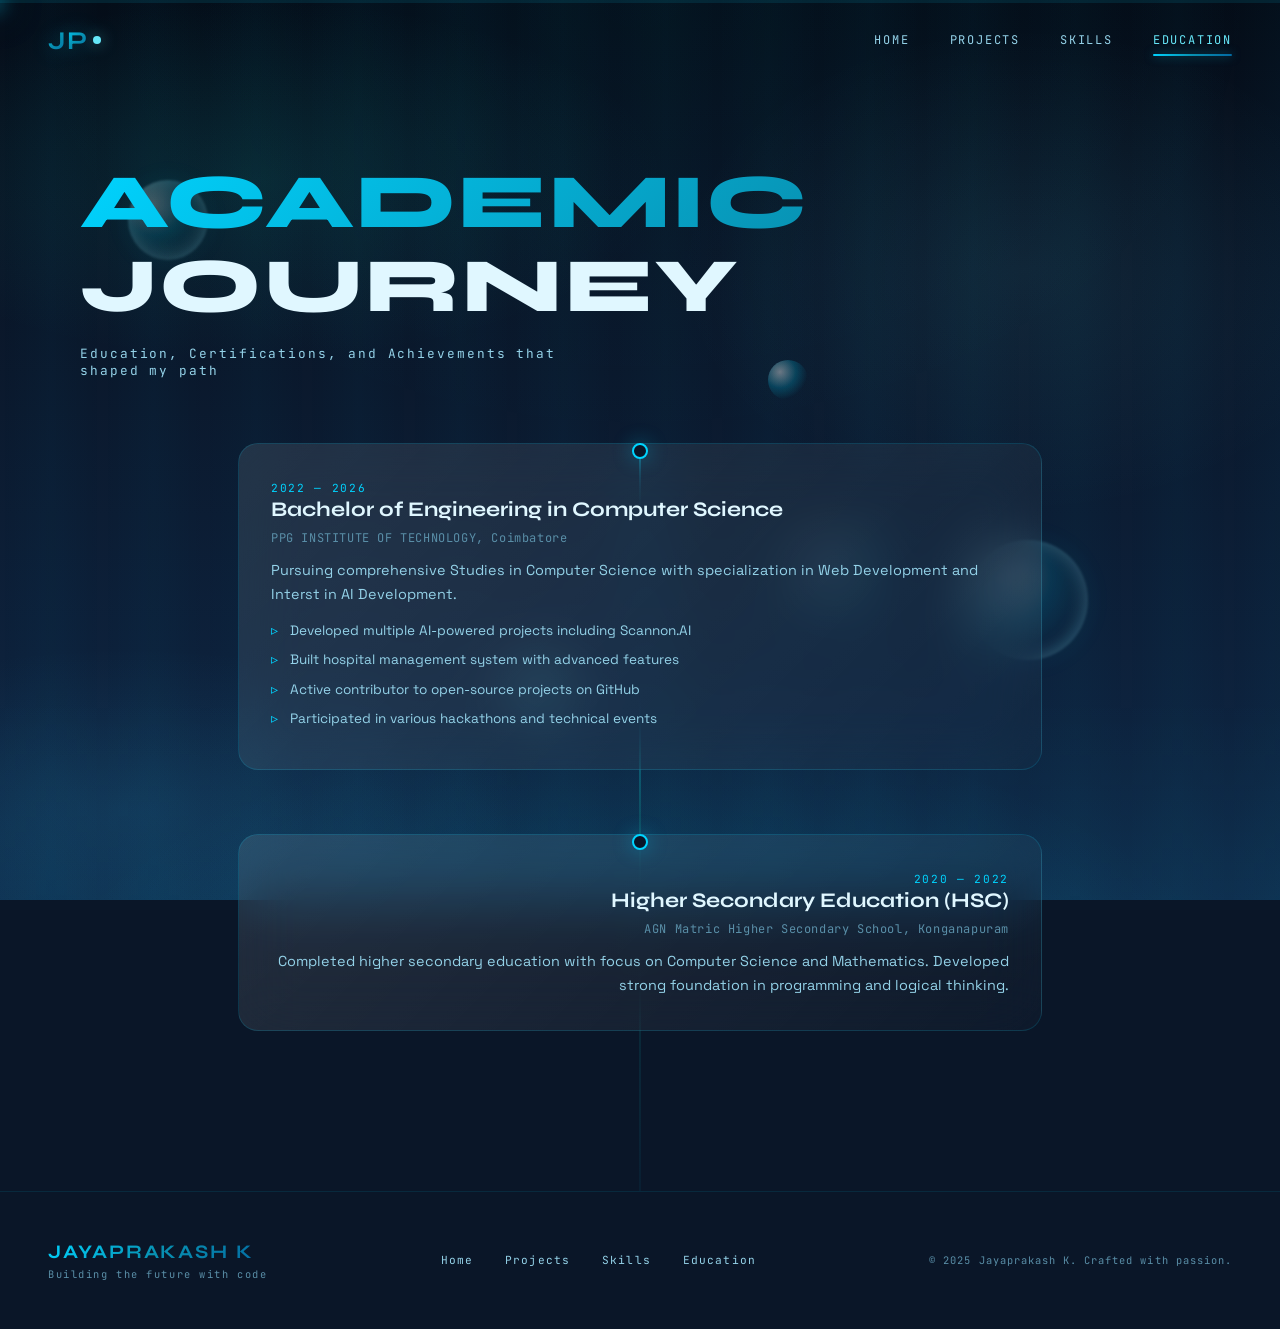
<file: education.html>
<!DOCTYPE html>
<html lang="en">
<head>
    <meta charset="UTF-8">
    <meta name="viewport" content="width=device-width, initial-scale=1.0, viewport-fit=cover, maximum-scale=5">
    <meta name="theme-color" content="#0a1628">
    <meta name="apple-mobile-web-app-capable" content="yes">
    <meta name="apple-mobile-web-app-status-bar-style" content="black-translucent">
    <title>Education — JAYAPRAKASH K</title>
    <link rel="stylesheet" href="main.css">
    <link rel="preconnect" href="https://fonts.googleapis.com">
    <link rel="preconnect" href="https://fonts.gstatic.com" crossorigin>
    <link href="https://fonts.googleapis.com/css2?family=Space+Grotesk:wght@300;400;500;600;700&family=JetBrains+Mono:wght@300;400;500;600;700&family=Syne:wght@400;500;600;700;800&display=swap" rel="stylesheet">
</head>
<body>
    <!-- ============ LIGHTWEIGHT AURA BACKGROUND ============ -->
    <div class="aura-bg"></div>
    <div class="morph-blobs">
        <div class="morph-blob blob-1"></div>
        <div class="morph-blob blob-2"></div>
        <div class="morph-blob blob-3"></div>
    </div>
    <div class="noise-overlay"></div>

    <nav class="nav-glass" id="mainNav">
        <a href="index.html" class="nav-logo">
            <span class="logo-letter" data-letter="J">J</span>
            <span class="logo-letter" data-letter="P">P</span>
            <span class="logo-dot"></span>
        </a>
        <div class="nav-links">
            <a href="index.html" class="nav-link" data-text="Home">Home</a>
            <a href="projects.html" class="nav-link" data-text="Projects">Projects</a>
            <a href="skills.html" class="nav-link" data-text="Skills">Skills</a>
            <a href="education.html" class="nav-link active" data-text="Education">Education</a>
        </div>
        <button class="nav-menu-toggle" id="menuToggle" aria-label="Menu">
            <div class="toggle-line"></div><div class="toggle-line"></div><div class="toggle-line"></div>
        </button>
    </nav>

    <div class="dimensional-menu" id="dimensionalMenu">
        <div class="menu-dimension-bg"><div class="dimension-layer"></div><div class="dimension-layer"></div><div class="dimension-layer"></div></div>
        <div class="menu-items">
            <a href="index.html" class="dimension-link"><span class="dim-number">01</span><span class="dim-text" data-text="HOME">HOME</span><span class="dim-line"></span></a>
            <a href="projects.html" class="dimension-link"><span class="dim-number">02</span><span class="dim-text" data-text="PROJECTS">PROJECTS</span><span class="dim-line"></span></a>
            <a href="skills.html" class="dimension-link"><span class="dim-number">03</span><span class="dim-text" data-text="SKILLS">SKILLS</span><span class="dim-line"></span></a>
            <a href="education.html" class="dimension-link active"><span class="dim-number">04</span><span class="dim-text" data-text="EDUCATION">EDUCATION</span><span class="dim-line"></span></a>
        </div>
        <div class="menu-footer-info">
            <div class="menu-socials-row"><a href="https://github.com/Jayaprakash367" target="_blank" rel="noopener">GITHUB</a><a href="#">LINKEDIN</a></div>
            <p class="menu-copyright">&copy; 2025 — JAYAPRAKASH K </p>
        </div>
    </div>

    <div class="scroll-progress"><div class="scroll-progress-bar"></div></div>

    <!-- Page Hero -->
    <div class="page-hero">
        <div class="section-container">
            <h1 class="page-hero-title">
                <span class="accent-text">ACADEMIC</span><br>JOURNEY
            </h1>
            <p class="page-hero-subtitle">Education, Certifications, and Achievements that shaped my path</p>
        </div>
    </div>

    <!-- Education Timeline -->
    <div class="edu-timeline">
        <!-- B.E. Computer Science -->
        <div class="edu-item">
            <div class="edu-marker"></div>
            <div class="edu-content">
                <span class="edu-date">2022 — 2026</span>
                <h2 class="edu-title">Bachelor of Engineering in Computer Science</h2>
                <p class="edu-institution">PPG INSTITUTE OF TECHNOLOGY, Coimbatore</p>
                <div class="edu-desc">
                    <p>Pursuing comprehensive Studies in Computer Science with specialization in Web Development and Interst in AI Development.</p>
                    <ul>
                        <li>Developed multiple AI-powered projects including Scannon.AI</li>
                        <li>Built hospital management system with advanced features</li>
                        <li>Active contributor to open-source projects on GitHub</li>
                        <li>Participated in various hackathons and technical events</li>
                    </ul>
                </div>
            </div>
        </div>

        <!-- HSC -->
        <div class="edu-item">
            <div class="edu-marker"></div>
            <div class="edu-content">
                <span class="edu-date">2020 — 2022</span>
                <h2 class="edu-title">Higher Secondary Education (HSC)</h2>
                <p class="edu-institution">AGN Matric Higher Secondary School, Konganapuram</p>
                <div class="edu-desc">
                    <p>Completed higher secondary education with focus on Computer Science and Mathematics. Developed strong foundation in programming and logical thinking.</p>
                </div>
            </div>
        </div>
    </div>
    <footer class="cosmic-footer">
        <div class="footer-content">
            <div class="footer-brand"><span class="footer-name">JAYAPRAKASH K</span><span class="footer-tagline">Building the future with code</span></div>
            <div class="footer-links"><a href="index.html">Home</a><a href="projects.html">Projects</a><a href="skills.html">Skills</a><a href="education.html">Education</a></div>
            <p class="footer-copy">&copy; 2025 Jayaprakash K. Crafted with passion.</p>
        </div>
    </footer>

    <script src="main.js"></script>
</body>
</html>
</file>
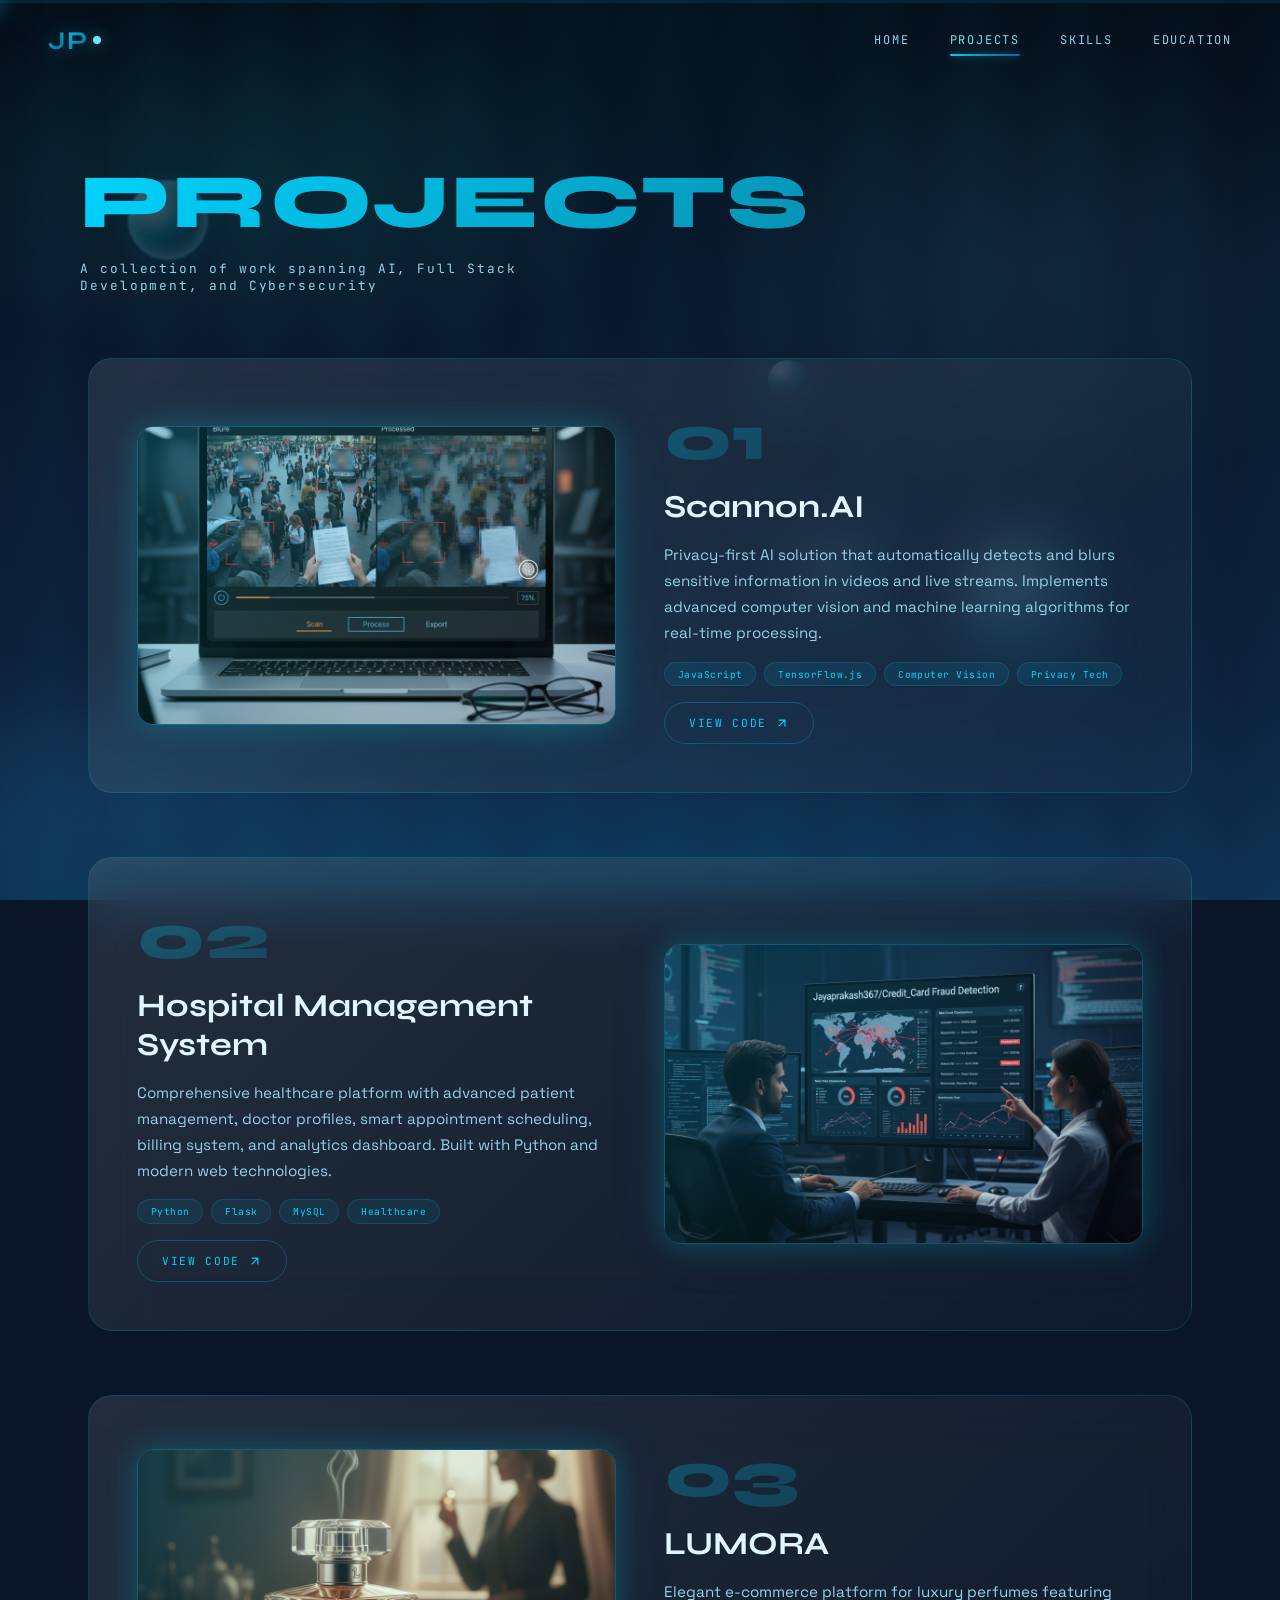
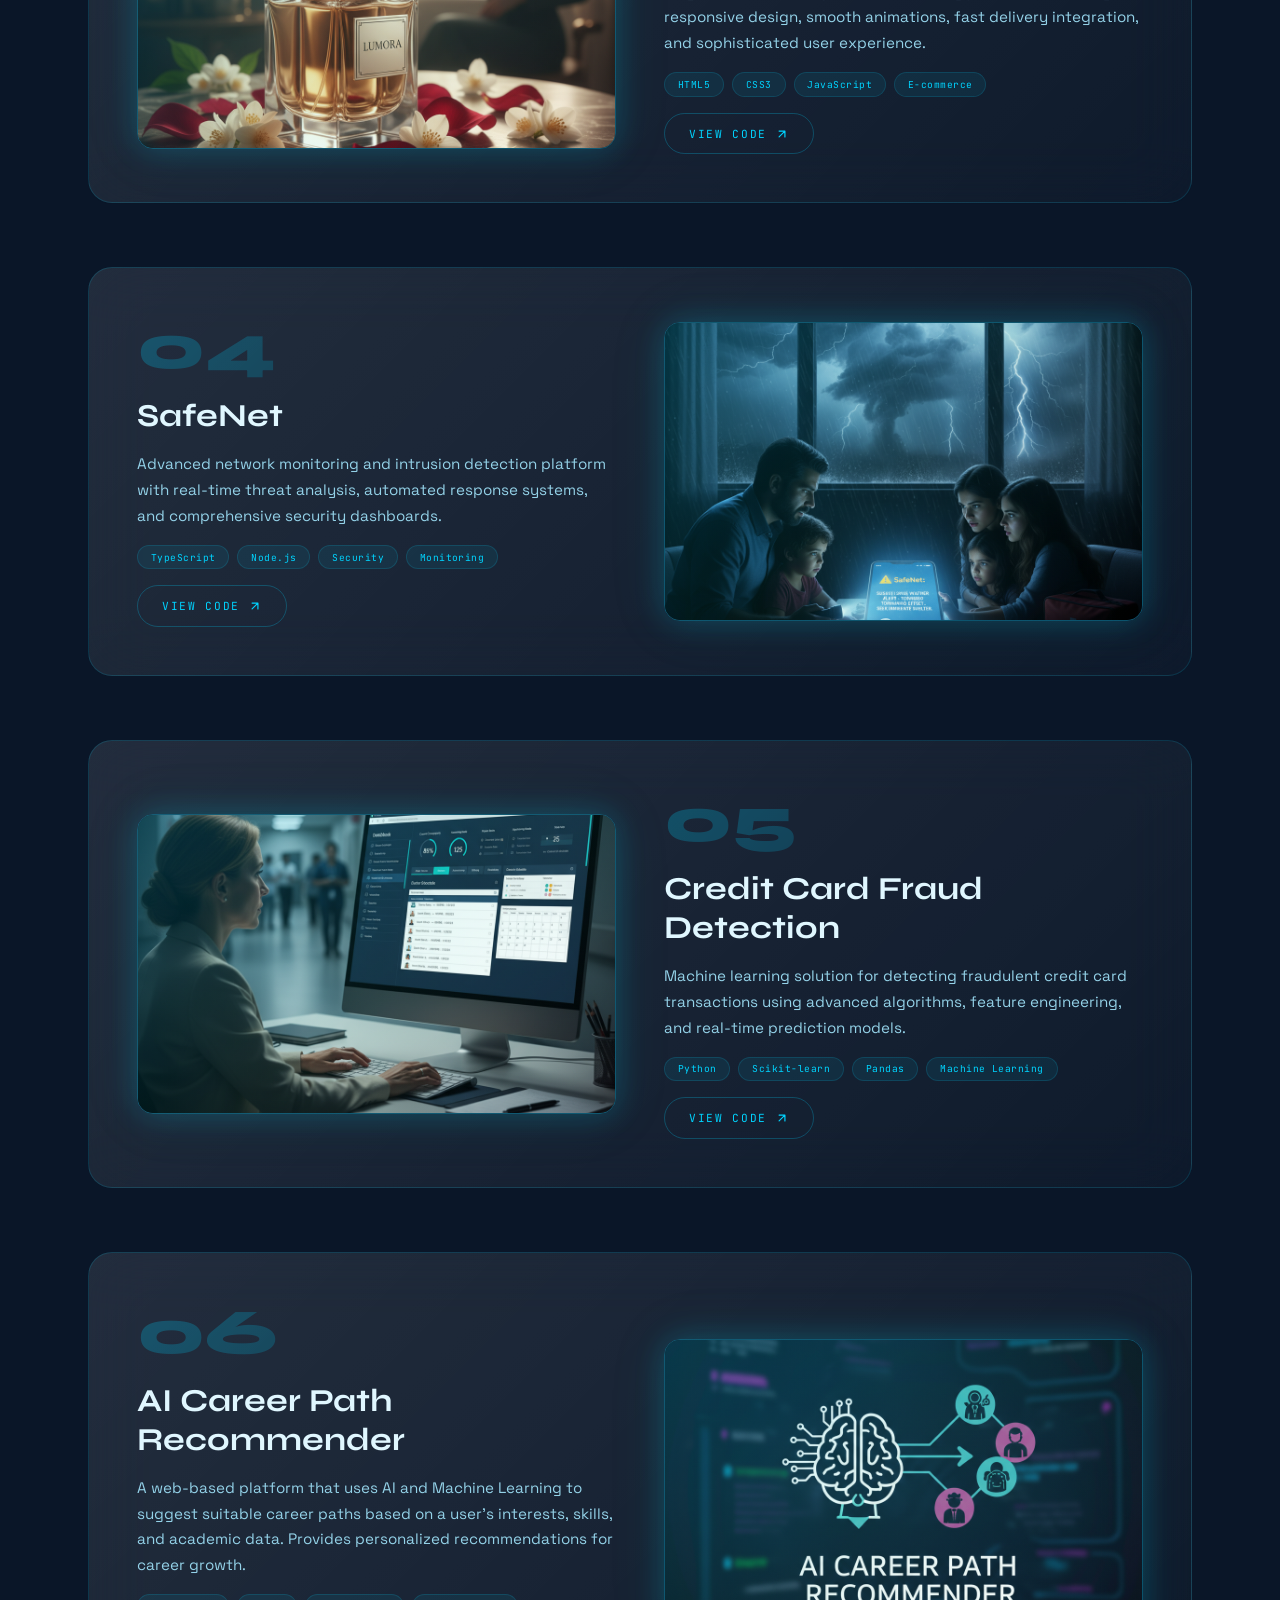
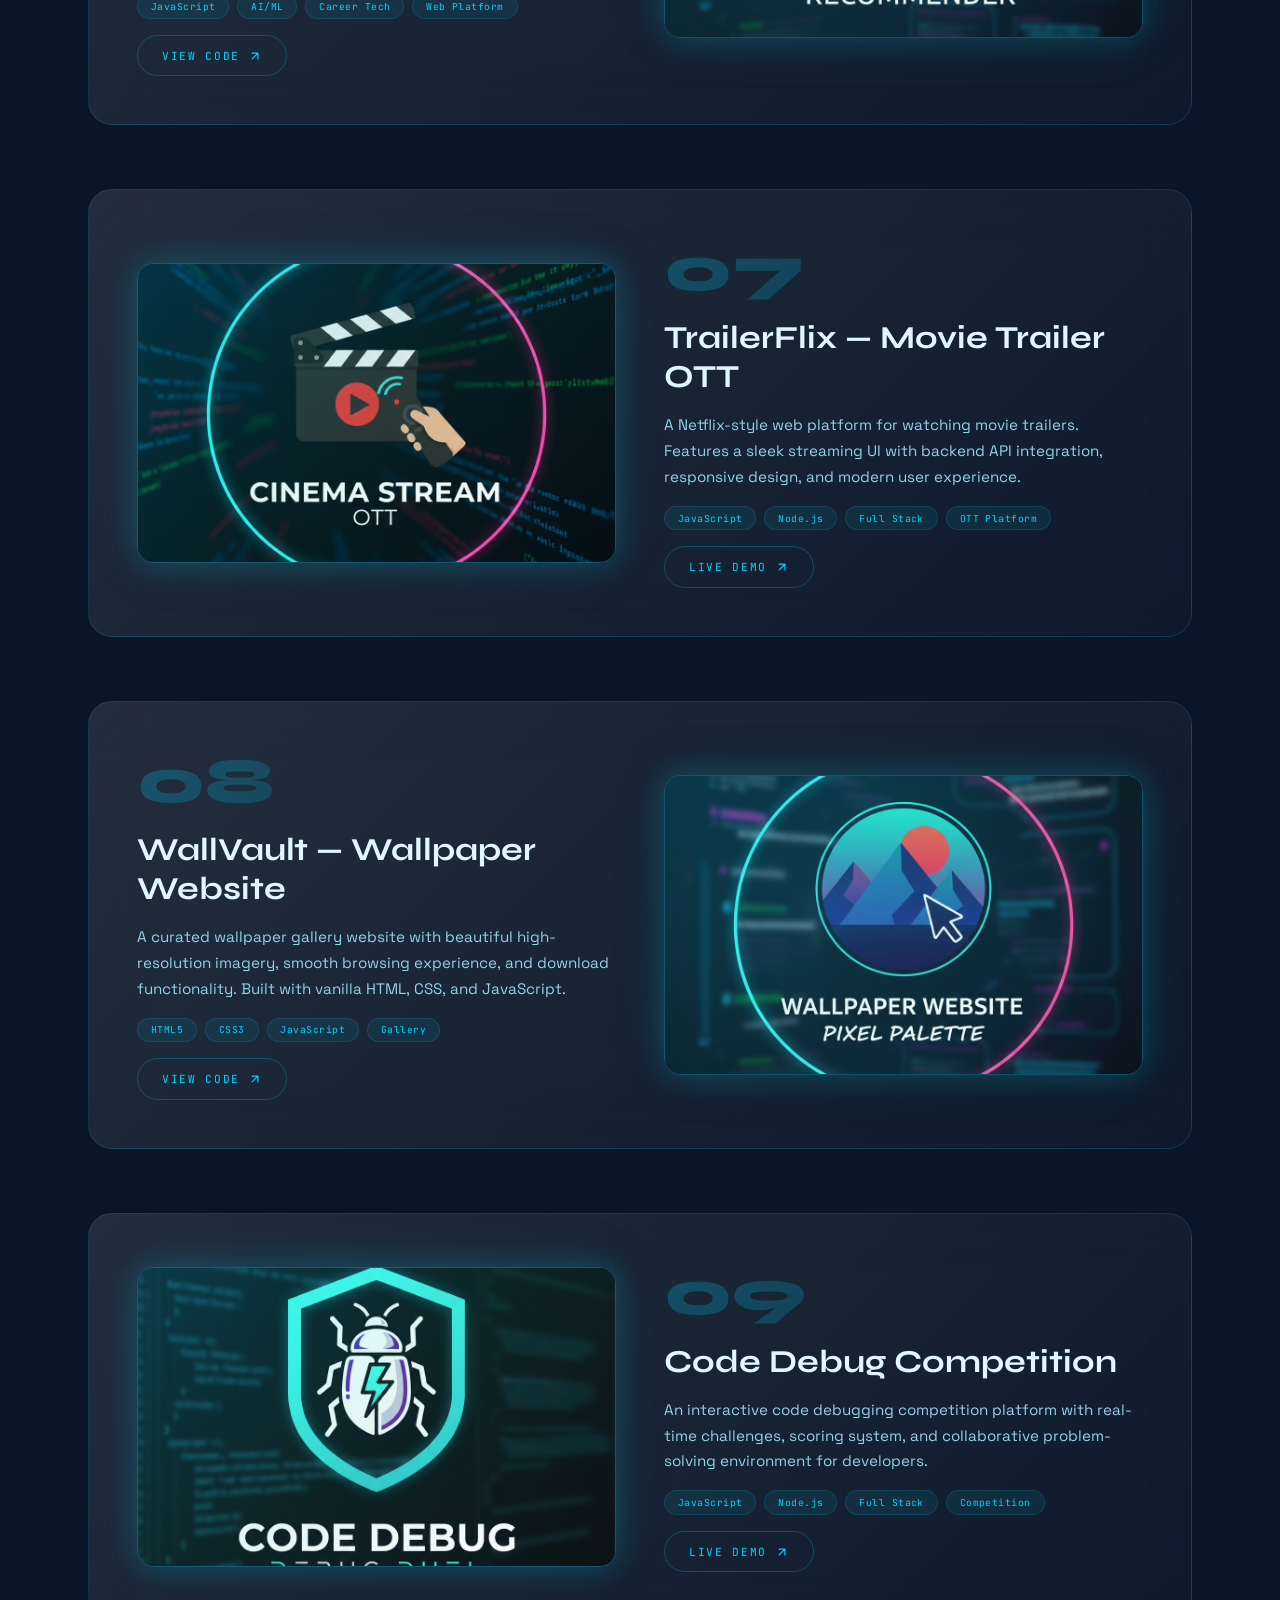
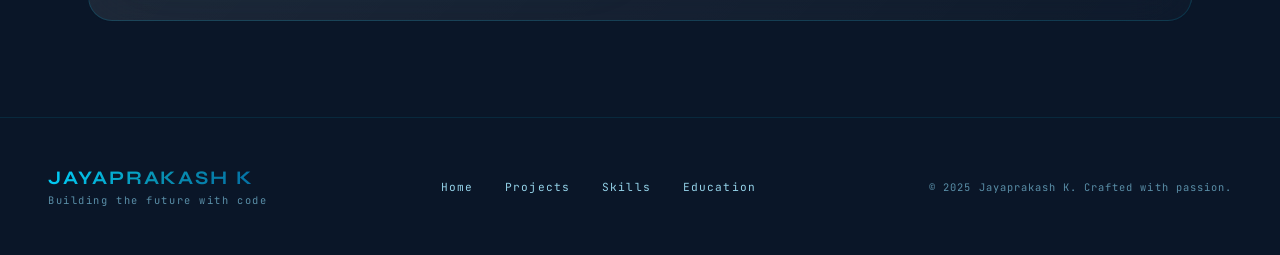
<file: projects.html>
<!DOCTYPE html>
<html lang="en">
<head>
    <meta charset="UTF-8">
    <meta name="viewport" content="width=device-width, initial-scale=1.0, viewport-fit=cover, maximum-scale=5">
    <meta name="theme-color" content="#0a1628">
    <meta name="apple-mobile-web-app-capable" content="yes">
    <meta name="apple-mobile-web-app-status-bar-style" content="black-translucent">
    <title>Projects — JAYAPRAKASH KUMAR</title>
    <link rel="stylesheet" href="main.css">
    <link rel="preconnect" href="https://fonts.googleapis.com">
    <link rel="preconnect" href="https://fonts.gstatic.com" crossorigin>
    <link href="https://fonts.googleapis.com/css2?family=Space+Grotesk:wght@300;400;500;600;700&family=JetBrains+Mono:wght@300;400;500;600;700&family=Syne:wght@400;500;600;700;800&display=swap" rel="stylesheet">
</head>
<body>
    <!-- ============ LIGHTWEIGHT AURA BACKGROUND ============ -->
    <div class="aura-bg"></div>
    <div class="morph-blobs">
        <div class="morph-blob blob-1"></div>
        <div class="morph-blob blob-2"></div>
        <div class="morph-blob blob-3"></div>
    </div>
    <div class="noise-overlay"></div>

    <nav class="nav-glass" id="mainNav">
        <a href="index.html" class="nav-logo">
            <span class="logo-letter" data-letter="J">J</span>
            <span class="logo-letter" data-letter="P">P</span>
            <span class="logo-dot"></span>
        </a>
        <div class="nav-links">
            <a href="index.html" class="nav-link" data-text="Home">Home</a>
            <a href="projects.html" class="nav-link active" data-text="Projects">Projects</a>
            <a href="skills.html" class="nav-link" data-text="Skills">Skills</a>
            <a href="education.html" class="nav-link" data-text="Education">Education</a>
        </div>
        <button class="nav-menu-toggle" id="menuToggle" aria-label="Menu">
            <div class="toggle-line"></div><div class="toggle-line"></div><div class="toggle-line"></div>
        </button>
    </nav>

    <div class="dimensional-menu" id="dimensionalMenu">
        <div class="menu-dimension-bg"><div class="dimension-layer"></div><div class="dimension-layer"></div><div class="dimension-layer"></div></div>
        <div class="menu-items">
            <a href="index.html" class="dimension-link"><span class="dim-number">01</span><span class="dim-text" data-text="HOME">HOME</span><span class="dim-line"></span></a>
            <a href="projects.html" class="dimension-link active"><span class="dim-number">02</span><span class="dim-text" data-text="PROJECTS">PROJECTS</span><span class="dim-line"></span></a>
            <a href="skills.html" class="dimension-link"><span class="dim-number">03</span><span class="dim-text" data-text="SKILLS">SKILLS</span><span class="dim-line"></span></a>
            <a href="education.html" class="dimension-link"><span class="dim-number">04</span><span class="dim-text" data-text="EDUCATION">EDUCATION</span><span class="dim-line"></span></a>
        </div>
        <div class="menu-footer-info">
            <div class="menu-socials-row"><a href="https://github.com/Jayaprakash367" target="_blank" rel="noopener">GITHUB</a><a href="#">LINKEDIN</a></div>
            <p class="menu-copyright">&copy; 2025 — JAYAPRAKASH K</p>
        </div>
    </div>

    <div class="scroll-progress"><div class="scroll-progress-bar"></div></div>

    <!-- Page Hero -->
    <div class="page-hero">
        <div class="section-container">
            <h1 class="page-hero-title">
                <span class="accent-text">PROJECTS</span><br>
            </h1>
            <p class="page-hero-subtitle">A collection of work spanning AI, Full Stack Development, and Cybersecurity</p>
        </div>
    </div>

    <!-- Projects -->
    <div class="projects-grid">
        <!-- Project 1: Scannon.AI -->
        <div class="project-card" data-project="1">
            <div class="project-visual">
                <img src="Gemini_Generated_Image_5owdtv5owdtv5owd (2).png" alt="Scannon.AI">
                <div class="project-visual-overlay"></div>
            </div>
            <div class="project-info">
                <span class="project-num">01</span>
                <h2 class="project-name">Scannon.AI</h2>
                <p class="project-desc">Privacy-first AI solution that automatically detects and blurs sensitive information in videos and live streams. Implements advanced computer vision and machine learning algorithms for real-time processing.</p>
                <div class="project-tags">
                    <span>JavaScript</span><span>TensorFlow.js</span><span>Computer Vision</span><span>Privacy Tech</span>
                </div>
                <a href="https://github.com/Jayaprakash367/Scannon.Ai" class="project-link" target="_blank" rel="noopener">
                    VIEW CODE
                    <svg width="14" height="14" viewBox="0 0 24 24" fill="none"><path d="M7 17L17 7M17 7H7M17 7V17" stroke="currentColor" stroke-width="2" stroke-linecap="round" stroke-linejoin="round"/></svg>
                </a>
            </div>
        </div>

        <!-- Project 2: Hospital Management -->
        <div class="project-card" data-project="2">
            <div class="project-visual">
                <img src="Gemini_Generated_Image_5owdtv5owdtv5owd (4).png" alt="Hospital Management">
                <div class="project-visual-overlay"></div>
            </div>
            <div class="project-info">
                <span class="project-num">02</span>
                <h2 class="project-name">Hospital Management System</h2>
                <p class="project-desc">Comprehensive healthcare platform with advanced patient management, doctor profiles, smart appointment scheduling, billing system, and analytics dashboard. Built with Python and modern web technologies.</p>
                <div class="project-tags">
                    <span>Python</span><span>Flask</span><span>MySQL</span><span>Healthcare</span>
                </div>
                <a href="https://github.com/Jayaprakash367/Hospital_Management" class="project-link" target="_blank" rel="noopener">
                    VIEW CODE
                    <svg width="14" height="14" viewBox="0 0 24 24" fill="none"><path d="M7 17L17 7M17 7H7M17 7V17" stroke="currentColor" stroke-width="2" stroke-linecap="round" stroke-linejoin="round"/></svg>
                </a>
            </div>
        </div>

        <!-- Project 3: LUMORA -->
        <div class="project-card" data-project="3">
            <div class="project-visual">
                <img src="Gemini_Generated_Image_5owdtv5owdtv5owd.png" alt="LUMORA">
                <div class="project-visual-overlay"></div>
            </div>
            <div class="project-info">
                <span class="project-num">03</span>
                <h2 class="project-name">LUMORA</h2>
                <p class="project-desc">Elegant e-commerce platform for luxury perfumes featuring responsive design, smooth animations, fast delivery integration, and sophisticated user experience.</p>
                <div class="project-tags">
                    <span>HTML5</span><span>CSS3</span><span>JavaScript</span><span>E-commerce</span>
                </div>
                <a href="https://github.com/Jayaprakash367/LUMORA" class="project-link" target="_blank" rel="noopener">
                    VIEW CODE
                    <svg width="14" height="14" viewBox="0 0 24 24" fill="none"><path d="M7 17L17 7M17 7H7M17 7V17" stroke="currentColor" stroke-width="2" stroke-linecap="round" stroke-linejoin="round"/></svg>
                </a>
            </div>
        </div>

        <!-- Project 4: SafeNet -->
        <div class="project-card" data-project="4">
            <div class="project-visual">
                <img src="Gemini_Generated_Image_5owdtv5owdtv5owd (1).png" alt="SafeNet">
                <div class="project-visual-overlay"></div>
            </div>
            <div class="project-info">
                <span class="project-num">04</span>
                <h2 class="project-name">SafeNet</h2>
                <p class="project-desc">Advanced network monitoring and intrusion detection platform with real-time threat analysis, automated response systems, and comprehensive security dashboards.</p>
                <div class="project-tags">
                    <span>TypeScript</span><span>Node.js</span><span>Security</span><span>Monitoring</span>
                </div>
                <a href="https://github.com/Jayaprakash367/SafeNet" class="project-link" target="_blank" rel="noopener">
                    VIEW CODE
                    <svg width="14" height="14" viewBox="0 0 24 24" fill="none"><path d="M7 17L17 7M17 7H7M17 7V17" stroke="currentColor" stroke-width="2" stroke-linecap="round" stroke-linejoin="round"/></svg>
                </a>
            </div>
        </div>

        <!-- Project 5: Credit Card Fraud Detection -->
        <div class="project-card" data-project="5">
            <div class="project-visual">
                <img src="Gemini_Generated_Image_5owdtv5owdtv5owd (3).png" alt="Credit Card Fraud Detection">
                <div class="project-visual-overlay"></div>
            </div>
            <div class="project-info">
                <span class="project-num">05</span>
                <h2 class="project-name">Credit Card Fraud Detection</h2>
                <p class="project-desc">Machine learning solution for detecting fraudulent credit card transactions using advanced algorithms, feature engineering, and real-time prediction models.</p>
                <div class="project-tags">
                    <span>Python</span><span>Scikit-learn</span><span>Pandas</span><span>Machine Learning</span>
                </div>
                <a href="https://github.com/Jayaprakash367/Credit_Card_Fraud_Detection" class="project-link" target="_blank" rel="noopener">
                    VIEW CODE
                    <svg width="14" height="14" viewBox="0 0 24 24" fill="none"><path d="M7 17L17 7M17 7H7M17 7V17" stroke="currentColor" stroke-width="2" stroke-linecap="round" stroke-linejoin="round"/></svg>
                </a>
            </div>
        </div>

        <!-- Project 6: AI Career Path Recommender -->
        <div class="project-card" data-project="6">
            <div class="project-visual">
                <img src="Gemini_Generated_Image_ia63egia63egia63.png" alt="AI Career Path Recommender">
                <div class="project-visual-overlay"></div>
            </div>
            <div class="project-info">
                <span class="project-num">06</span>
                <h2 class="project-name">AI Career Path Recommender</h2>
                <p class="project-desc">A web-based platform that uses AI and Machine Learning to suggest suitable career paths based on a user's interests, skills, and academic data. Provides personalized recommendations for career growth.</p>
                <div class="project-tags">
                    <span>JavaScript</span><span>AI/ML</span><span>Career Tech</span><span>Web Platform</span>
                </div>
                <a href="https://github.com/Jayaprakash367/AI-Career-Path-Recommender" class="project-link" target="_blank" rel="noopener">
                    VIEW CODE
                    <svg width="14" height="14" viewBox="0 0 24 24" fill="none"><path d="M7 17L17 7M17 7H7M17 7V17" stroke="currentColor" stroke-width="2" stroke-linecap="round" stroke-linejoin="round"/></svg>
                </a>
            </div>
        </div>

        <!-- Project 7: TrailerFlix - Movies OTT -->
        <div class="project-card" data-project="7">
            <div class="project-visual">
                <img src="Gemini_Generated_Image_5q1ilp5q1ilp5q1i.png" alt="TrailerFlix">
                <div class="project-visual-overlay"></div>
            </div>
            <div class="project-info">
                <span class="project-num">07</span>
                <h2 class="project-name">TrailerFlix — Movie Trailer OTT</h2>
                <p class="project-desc">A Netflix-style web platform for watching movie trailers. Features a sleek streaming UI with backend API integration, responsive design, and modern user experience.</p>
                <div class="project-tags">
                    <span>JavaScript</span><span>Node.js</span><span>Full Stack</span><span>OTT Platform</span>
                </div>
                <a href="https://github.com/Jayaprakash367/Movies" class="project-link" target="_blank" rel="noopener">
                    LIVE DEMO
                    <svg width="14" height="14" viewBox="0 0 24 24" fill="none"><path d="M7 17L17 7M17 7H7M17 7V17" stroke="currentColor" stroke-width="2" stroke-linecap="round" stroke-linejoin="round"/></svg>
                </a>
            </div>
        </div>

        <!-- Project 8: Wallpaper Website -->
        <div class="project-card" data-project="8">
            <div class="project-visual">
                <img src="Gemini_Generated_Image_m8nerm8nerm8nerm.png" alt="WallVault">
                <div class="project-visual-overlay"></div>
            </div>
            <div class="project-info">
                <span class="project-num">08</span>
                <h2 class="project-name">WallVault — Wallpaper Website</h2>
                <p class="project-desc">A curated wallpaper gallery website with beautiful high-resolution imagery, smooth browsing experience, and download functionality. Built with vanilla HTML, CSS, and JavaScript.</p>
                <div class="project-tags">
                    <span>HTML5</span><span>CSS3</span><span>JavaScript</span><span>Gallery</span>
                </div>
                <a href="https://github.com/Jayaprakash367/Wallpaper-Website" class="project-link" target="_blank" rel="noopener">
                    VIEW CODE
                    <svg width="14" height="14" viewBox="0 0 24 24" fill="none"><path d="M7 17L17 7M17 7H7M17 7V17" stroke="currentColor" stroke-width="2" stroke-linecap="round" stroke-linejoin="round"/></svg>
                </a>
            </div>
        </div>

        <!-- Project 9: Code Debug Competition -->
        <div class="project-card" data-project="9">
            <div class="project-visual">
                <img src="Gemini_Generated_Image_ba5oadba5oadba5o.png" alt="Code Debug Competition">
                <div class="project-visual-overlay"></div>
            </div>
            <div class="project-info">
                <span class="project-num">09</span>
                <h2 class="project-name">Code Debug Competition</h2>
                <p class="project-desc">An interactive code debugging competition platform with real-time challenges, scoring system, and collaborative problem-solving environment for developers.</p>
                <div class="project-tags">
                    <span>JavaScript</span><span>Node.js</span><span>Full Stack</span><span>Competition</span>
                </div>
                <a href="https://code-debug-competition.vercel.app" class="project-link" target="_blank" rel="noopener">
                    LIVE DEMO
                    <svg width="14" height="14" viewBox="0 0 24 24" fill="none"><path d="M7 17L17 7M17 7H7M17 7V17" stroke="currentColor" stroke-width="2" stroke-linecap="round" stroke-linejoin="round"/></svg>
                </a>
            </div>
        </div>
    </div>

    <footer class="cosmic-footer">
        <div class="footer-content">
            <div class="footer-brand"><span class="footer-name">JAYAPRAKASH K</span><span class="footer-tagline">Building the future with code</span></div>
            <div class="footer-links"><a href="index.html">Home</a><a href="projects.html">Projects</a><a href="skills.html">Skills</a><a href="education.html">Education</a></div>
            <p class="footer-copy">&copy; 2025 Jayaprakash K. Crafted with passion.</p>
        </div>
    </footer>

    <script src="main.js"></script>
</body>
</html>
</file>
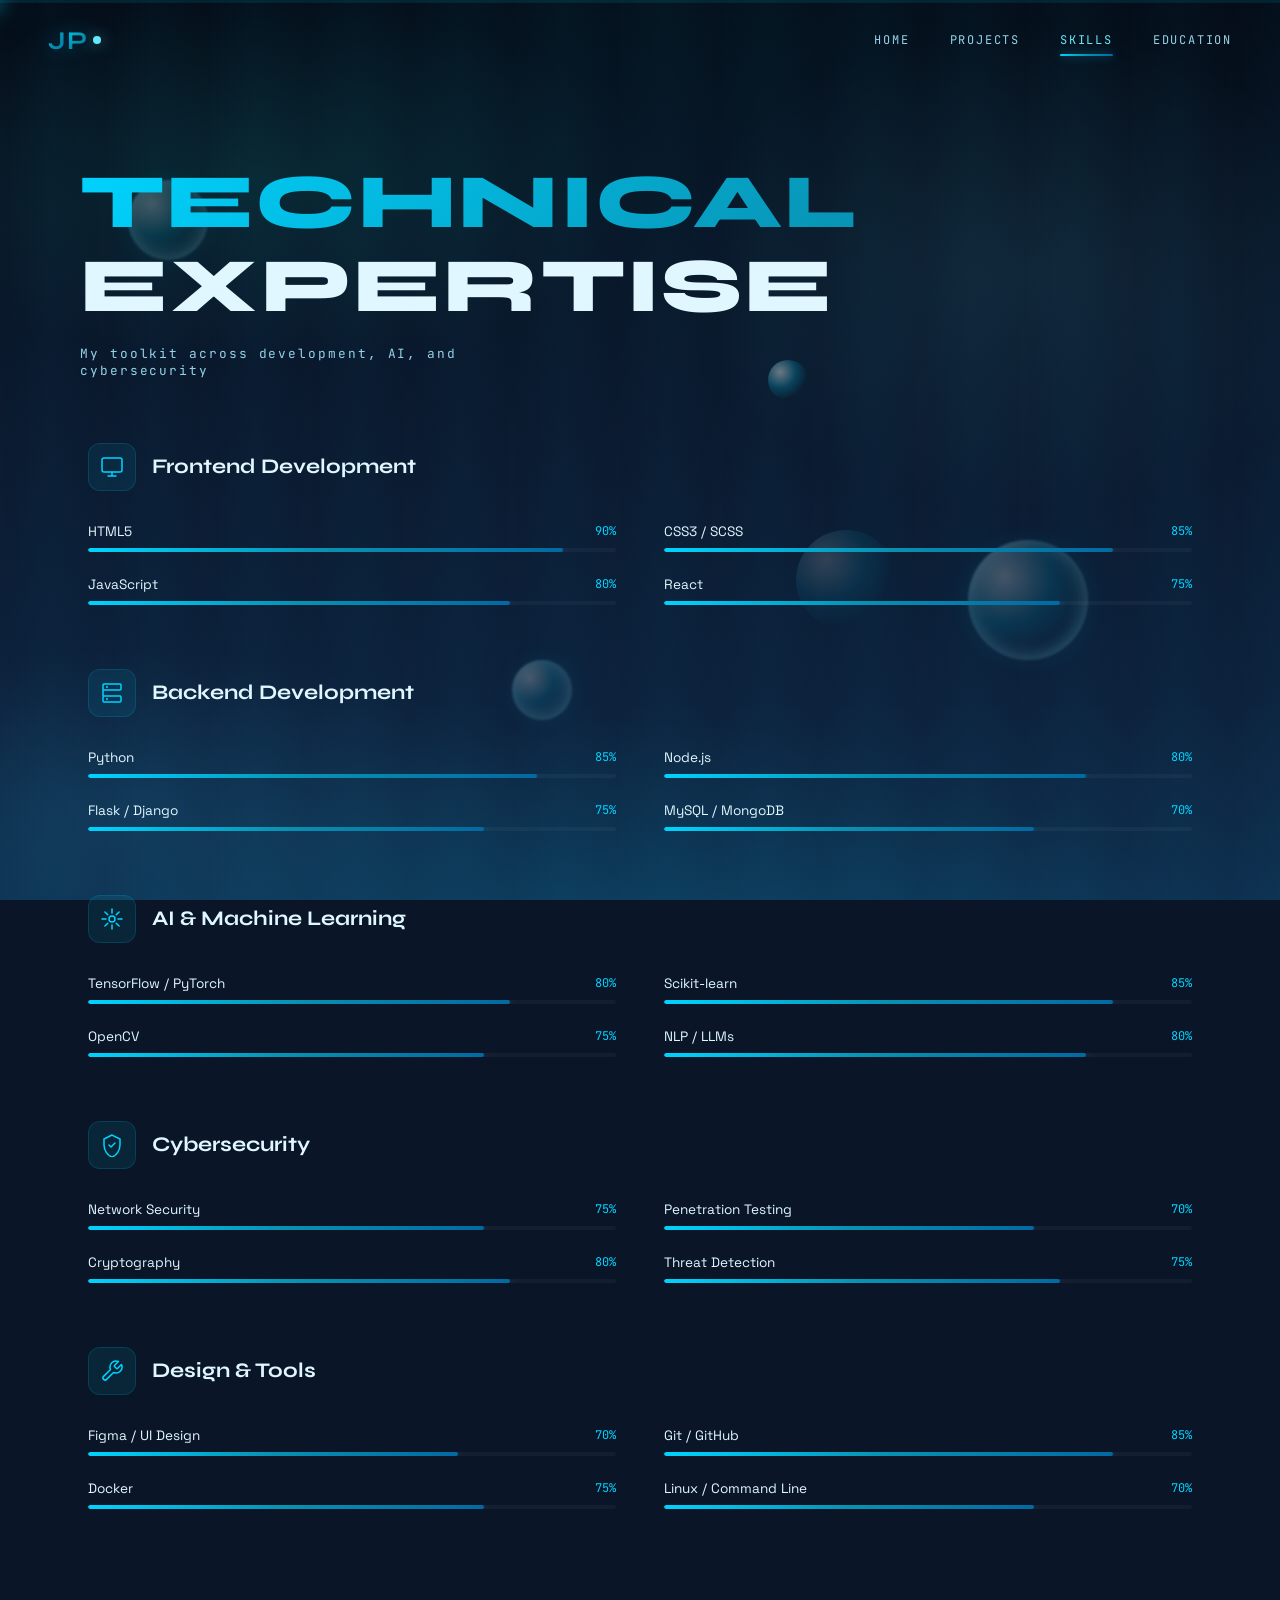
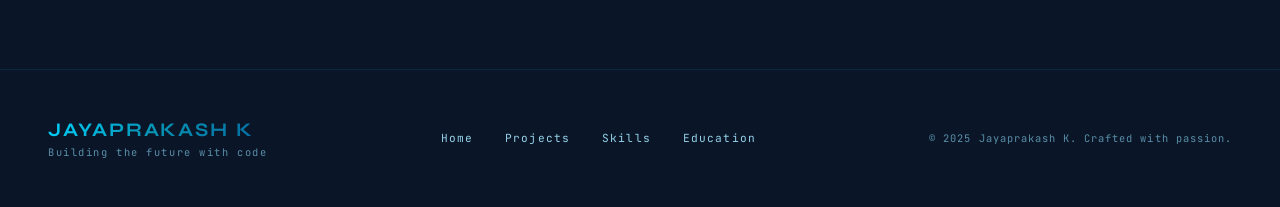
<file: skills.html>
<!DOCTYPE html>
<html lang="en">
<head>
    <meta charset="UTF-8">
    <meta name="viewport" content="width=device-width, initial-scale=1.0, viewport-fit=cover">
    <meta name="theme-color" content="#0a1628">
    <meta name="apple-mobile-web-app-capable" content="yes">
    <meta name="apple-mobile-web-app-status-bar-style" content="black-translucent">
    <title>Skills — JAYAPRAKASH K</title>
    <link rel="stylesheet" href="main.css">
    <link rel="preconnect" href="https://fonts.googleapis.com">
    <link rel="preconnect" href="https://fonts.gstatic.com" crossorigin>
    <link href="https://fonts.googleapis.com/css2?family=Space+Grotesk:wght@300;400;500;600;700&family=JetBrains+Mono:wght@300;400;500;600;700&family=Syne:wght@400;500;600;700;800&display=swap" rel="stylesheet">
</head>
<body>
    <!-- ============ LIGHTWEIGHT AURA BACKGROUND ============ -->
    <div class="aura-bg"></div>
    <div class="morph-blobs">
        <div class="morph-blob blob-1"></div>
        <div class="morph-blob blob-2"></div>
        <div class="morph-blob blob-3"></div>
    </div>
    <div class="noise-overlay"></div>

    <nav class="nav-glass" id="mainNav">
        <a href="index.html" class="nav-logo">
            <span class="logo-letter" data-letter="J">J</span>
            <span class="logo-letter" data-letter="P">P</span>
            <span class="logo-dot"></span>
        </a>
        <div class="nav-links">
            <a href="index.html" class="nav-link" data-text="Home">Home</a>
            <a href="projects.html" class="nav-link" data-text="Projects">Projects</a>
            <a href="skills.html" class="nav-link active" data-text="Skills">Skills</a>
            <a href="education.html" class="nav-link" data-text="Education">Education</a>
        </div>
        <button class="nav-menu-toggle" id="menuToggle" aria-label="Menu">
            <div class="toggle-line"></div><div class="toggle-line"></div><div class="toggle-line"></div>
        </button>
    </nav>

    <div class="dimensional-menu" id="dimensionalMenu">
        <div class="menu-dimension-bg"><div class="dimension-layer"></div><div class="dimension-layer"></div><div class="dimension-layer"></div></div>
        <div class="menu-items">
            <a href="index.html" class="dimension-link"><span class="dim-number">01</span><span class="dim-text" data-text="HOME">HOME</span><span class="dim-line"></span></a>
            <a href="projects.html" class="dimension-link"><span class="dim-number">02</span><span class="dim-text" data-text="PROJECTS">PROJECTS</span><span class="dim-line"></span></a>
            <a href="skills.html" class="dimension-link active"><span class="dim-number">03</span><span class="dim-text" data-text="SKILLS">SKILLS</span><span class="dim-line"></span></a>
            <a href="education.html" class="dimension-link"><span class="dim-number">04</span><span class="dim-text" data-text="EDUCATION">EDUCATION</span><span class="dim-line"></span></a>
        </div>
        <div class="menu-footer-info">
            <div class="menu-socials-row"><a href="https://github.com/Jayaprakash367" target="_blank" rel="noopener">GITHUB</a><a href="#">LINKEDIN</a></div>
            <p class="menu-copyright">&copy; 2025 — JAYAPRAKASH K</p>
        </div>
    </div>

    <div class="scroll-progress"><div class="scroll-progress-bar"></div></div>

    <!-- Page Hero -->
    <div class="page-hero">
        <div class="section-container">
            <h1 class="page-hero-title">
                <span class="accent-text">TECHNICAL</span><br>EXPERTISE
            </h1>
            <p class="page-hero-subtitle">My toolkit across development, AI, and cybersecurity</p>
        </div>
    </div>

    <!-- Skills Showcase -->
    <div class="skills-showcase">

        <!-- Frontend -->
        <div class="skill-category-block">
            <div class="skill-cat-header">
                <div class="skill-cat-icon">
                    <svg viewBox="0 0 24 24" fill="none"><rect x="2" y="3" width="20" height="14" rx="2" stroke="currentColor" stroke-width="1.5"/><path d="M8 21h8M12 17v4" stroke="currentColor" stroke-width="1.5" stroke-linecap="round"/></svg>
                </div>
                <h2 class="skill-cat-name">Frontend Development</h2>
            </div>
            <div class="skills-bars">
                <div class="skill-bar-item" data-level="90">
                    <div class="skill-bar-header"><span class="skill-bar-name">HTML5</span><span class="skill-bar-pct">90%</span></div>
                    <div class="skill-bar-track"><div class="skill-bar-fill"></div></div>
                </div>
                <div class="skill-bar-item" data-level="85">
                    <div class="skill-bar-header"><span class="skill-bar-name">CSS3 / SCSS</span><span class="skill-bar-pct">85%</span></div>
                    <div class="skill-bar-track"><div class="skill-bar-fill"></div></div>
                </div>
                <div class="skill-bar-item" data-level="80">
                    <div class="skill-bar-header"><span class="skill-bar-name">JavaScript</span><span class="skill-bar-pct">80%</span></div>
                    <div class="skill-bar-track"><div class="skill-bar-fill"></div></div>
                </div>
                <div class="skill-bar-item" data-level="75">
                    <div class="skill-bar-header"><span class="skill-bar-name">React</span><span class="skill-bar-pct">75%</span></div>
                    <div class="skill-bar-track"><div class="skill-bar-fill"></div></div>
                </div>
            </div>
        </div>

        <!-- Backend -->
        <div class="skill-category-block">
            <div class="skill-cat-header">
                <div class="skill-cat-icon">
                    <svg viewBox="0 0 24 24" fill="none"><rect x="3" y="3" width="18" height="6" rx="1" stroke="currentColor" stroke-width="1.5"/><rect x="3" y="15" width="18" height="6" rx="1" stroke="currentColor" stroke-width="1.5"/><circle cx="7" cy="6" r="1" fill="currentColor"/><circle cx="7" cy="18" r="1" fill="currentColor"/><path d="M3 9v6" stroke="currentColor" stroke-width="1.5"/></svg>
                </div>
                <h2 class="skill-cat-name">Backend Development</h2>
            </div>
            <div class="skills-bars">
                <div class="skill-bar-item" data-level="85">
                    <div class="skill-bar-header"><span class="skill-bar-name">Python</span><span class="skill-bar-pct">85%</span></div>
                    <div class="skill-bar-track"><div class="skill-bar-fill"></div></div>
                </div>
                <div class="skill-bar-item" data-level="80">
                    <div class="skill-bar-header"><span class="skill-bar-name">Node.js</span><span class="skill-bar-pct">80%</span></div>
                    <div class="skill-bar-track"><div class="skill-bar-fill"></div></div>
                </div>
                <div class="skill-bar-item" data-level="75">
                    <div class="skill-bar-header"><span class="skill-bar-name">Flask / Django</span><span class="skill-bar-pct">75%</span></div>
                    <div class="skill-bar-track"><div class="skill-bar-fill"></div></div>
                </div>
                <div class="skill-bar-item" data-level="70">
                    <div class="skill-bar-header"><span class="skill-bar-name">MySQL / MongoDB</span><span class="skill-bar-pct">70%</span></div>
                    <div class="skill-bar-track"><div class="skill-bar-fill"></div></div>
                </div>
            </div>
        </div>

        <!-- AI/ML -->
        <div class="skill-category-block">
            <div class="skill-cat-header">
                <div class="skill-cat-icon">
                    <svg viewBox="0 0 24 24" fill="none"><circle cx="12" cy="12" r="3" stroke="currentColor" stroke-width="1.5"/><path d="M12 2v4M12 18v4M4.93 4.93l2.83 2.83M16.24 16.24l2.83 2.83M2 12h4M18 12h4M4.93 19.07l2.83-2.83M16.24 7.76l2.83-2.83" stroke="currentColor" stroke-width="1.5" stroke-linecap="round"/></svg>
                </div>
                <h2 class="skill-cat-name">AI & Machine Learning</h2>
            </div>
            <div class="skills-bars">
                <div class="skill-bar-item" data-level="80">
                    <div class="skill-bar-header"><span class="skill-bar-name">TensorFlow / PyTorch</span><span class="skill-bar-pct">80%</span></div>
                    <div class="skill-bar-track"><div class="skill-bar-fill"></div></div>
                </div>
                <div class="skill-bar-item" data-level="85">
                    <div class="skill-bar-header"><span class="skill-bar-name">Scikit-learn</span><span class="skill-bar-pct">85%</span></div>
                    <div class="skill-bar-track"><div class="skill-bar-fill"></div></div>
                </div>
                <div class="skill-bar-item" data-level="75">
                    <div class="skill-bar-header"><span class="skill-bar-name">OpenCV</span><span class="skill-bar-pct">75%</span></div>
                    <div class="skill-bar-track"><div class="skill-bar-fill"></div></div>
                </div>
                <div class="skill-bar-item" data-level="80">
                    <div class="skill-bar-header"><span class="skill-bar-name">NLP / LLMs</span><span class="skill-bar-pct">80%</span></div>
                    <div class="skill-bar-track"><div class="skill-bar-fill"></div></div>
                </div>
            </div>
        </div>

        <!-- Cybersecurity -->
        <div class="skill-category-block">
            <div class="skill-cat-header">
                <div class="skill-cat-icon">
                    <svg viewBox="0 0 24 24" fill="none"><path d="M12 2L4 6v6c0 5.55 3.84 10.74 8 12 4.16-1.26 8-6.45 8-12V6l-8-4z" stroke="currentColor" stroke-width="1.5"/><path d="M9 12l2 2 4-4" stroke="currentColor" stroke-width="1.5" stroke-linecap="round" stroke-linejoin="round"/></svg>
                </div>
                <h2 class="skill-cat-name">Cybersecurity</h2>
            </div>
            <div class="skills-bars">
                <div class="skill-bar-item" data-level="75">
                    <div class="skill-bar-header"><span class="skill-bar-name">Network Security</span><span class="skill-bar-pct">75%</span></div>
                    <div class="skill-bar-track"><div class="skill-bar-fill"></div></div>
                </div>
                <div class="skill-bar-item" data-level="70">
                    <div class="skill-bar-header"><span class="skill-bar-name">Penetration Testing</span><span class="skill-bar-pct">70%</span></div>
                    <div class="skill-bar-track"><div class="skill-bar-fill"></div></div>
                </div>
                <div class="skill-bar-item" data-level="80">
                    <div class="skill-bar-header"><span class="skill-bar-name">Cryptography</span><span class="skill-bar-pct">80%</span></div>
                    <div class="skill-bar-track"><div class="skill-bar-fill"></div></div>
                </div>
                <div class="skill-bar-item" data-level="75">
                    <div class="skill-bar-header"><span class="skill-bar-name">Threat Detection</span><span class="skill-bar-pct">75%</span></div>
                    <div class="skill-bar-track"><div class="skill-bar-fill"></div></div>
                </div>
            </div>
        </div>

        <!-- Tools & Design -->
        <div class="skill-category-block">
            <div class="skill-cat-header">
                <div class="skill-cat-icon">
                    <svg viewBox="0 0 24 24" fill="none"><path d="M14.7 6.3a1 1 0 0 0 0 1.4l1.6 1.6a1 1 0 0 0 1.4 0l3.77-3.77a6 6 0 0 1-7.94 7.94l-6.91 6.91a2.12 2.12 0 0 1-3-3l6.91-6.91a6 6 0 0 1 7.94-7.94l-3.76 3.76z" stroke="currentColor" stroke-width="1.5" stroke-linecap="round" stroke-linejoin="round"/></svg>
                </div>
                <h2 class="skill-cat-name">Design & Tools</h2>
            </div>
            <div class="skills-bars">
                <div class="skill-bar-item" data-level="70">
                    <div class="skill-bar-header"><span class="skill-bar-name">Figma / UI Design</span><span class="skill-bar-pct">70%</span></div>
                    <div class="skill-bar-track"><div class="skill-bar-fill"></div></div>
                </div>
                <div class="skill-bar-item" data-level="85">
                    <div class="skill-bar-header"><span class="skill-bar-name">Git / GitHub</span><span class="skill-bar-pct">85%</span></div>
                    <div class="skill-bar-track"><div class="skill-bar-fill"></div></div>
                </div>
                <div class="skill-bar-item" data-level="75">
                    <div class="skill-bar-header"><span class="skill-bar-name">Docker</span><span class="skill-bar-pct">75%</span></div>
                    <div class="skill-bar-track"><div class="skill-bar-fill"></div></div>
                </div>
                <div class="skill-bar-item" data-level="70">
                    <div class="skill-bar-header"><span class="skill-bar-name">Linux / Command Line</span><span class="skill-bar-pct">70%</span></div>
                    <div class="skill-bar-track"><div class="skill-bar-fill"></div></div>
                </div>
            </div>
        </div>
    </div>

    <footer class="cosmic-footer">
        <div class="footer-content">
            <div class="footer-brand"><span class="footer-name">JAYAPRAKASH K</span><span class="footer-tagline">Building the future with code</span></div>
            <div class="footer-links"><a href="index.html">Home</a><a href="projects.html">Projects</a><a href="skills.html">Skills</a><a href="education.html">Education</a></div>
            <p class="footer-copy">&copy; 2025 Jayaprakash K. Crafted with passion.</p>
        </div>
    </footer>

    <script src="main.js"></script>
</body>
</html>
</file>
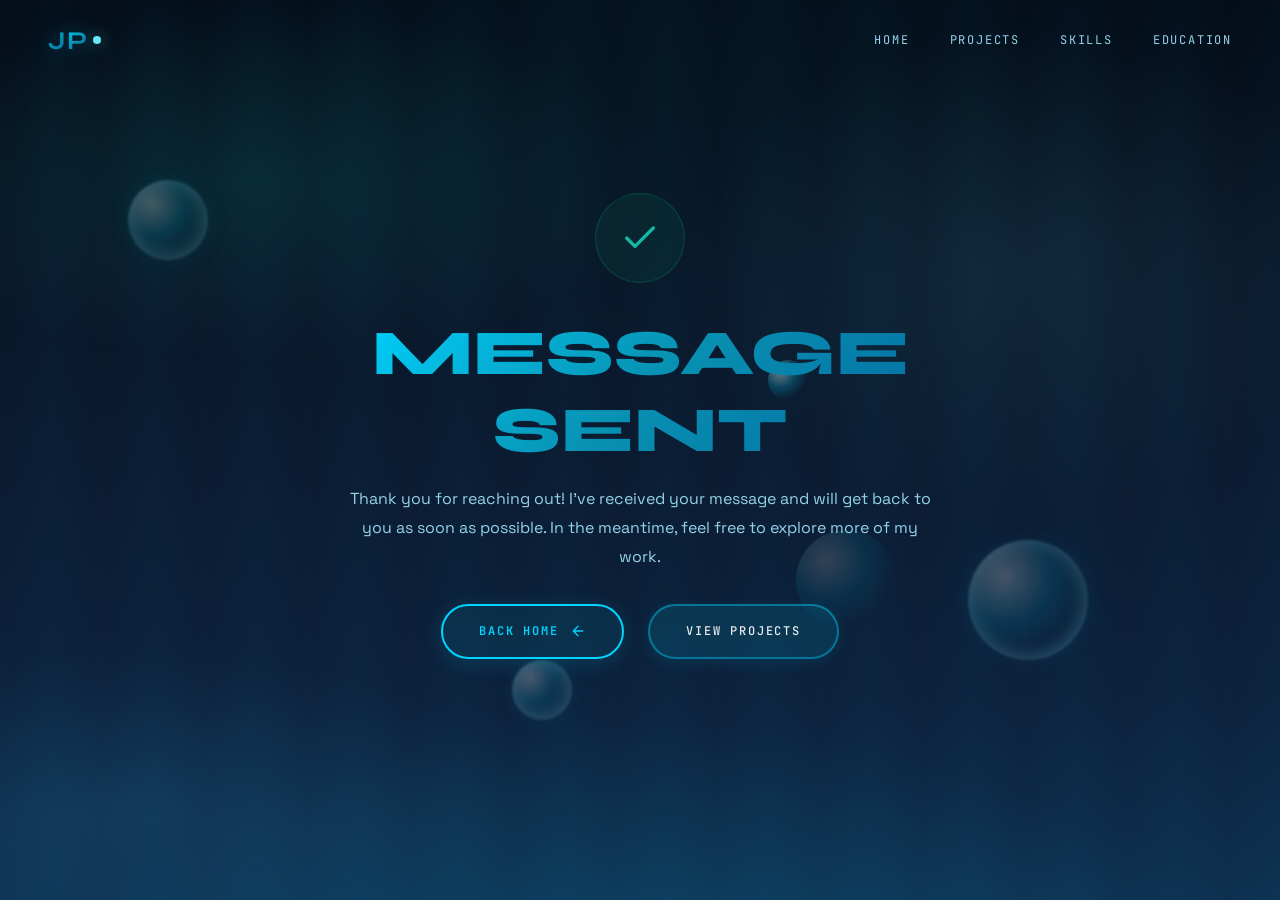
<file: thank-you.html>
<!DOCTYPE html>
<html lang="en">
<head>
    <meta charset="UTF-8">
    <meta name="viewport" content="width=device-width, initial-scale=1.0, viewport-fit=cover">
    <meta name="theme-color" content="#0a1628">
    <meta name="apple-mobile-web-app-capable" content="yes">
    <meta name="apple-mobile-web-app-status-bar-style" content="black-translucent">
    <title>Thank You — JAYAPRAKASH K</title>
    <link rel="stylesheet" href="main.css">
    <link rel="preconnect" href="https://fonts.googleapis.com">
    <link rel="preconnect" href="https://fonts.gstatic.com" crossorigin>
    <link href="https://fonts.googleapis.com/css2?family=Space+Grotesk:wght@300;400;500;600;700&family=JetBrains+Mono:wght@300;400;500;600;700&family=Syne:wght@400;500;600;700;800&display=swap" rel="stylesheet">
</head>
<body>
    <!-- ============ LIGHTWEIGHT AURA BACKGROUND ============ -->
    <div class="aura-bg"></div>
    <div class="morph-blobs">
        <div class="morph-blob blob-1"></div>
        <div class="morph-blob blob-2"></div>
        <div class="morph-blob blob-3"></div>
    </div>
    <div class="noise-overlay"></div>

    <nav class="nav-glass" id="mainNav">
        <a href="index.html" class="nav-logo">
            <span class="logo-letter" data-letter="J">J</span>
            <span class="logo-letter" data-letter="P">P</span>
            <span class="logo-dot"></span>
        </a>
        <div class="nav-links">
            <a href="index.html" class="nav-link" data-text="Home">Home</a>
            <a href="projects.html" class="nav-link" data-text="Projects">Projects</a>
            <a href="skills.html" class="nav-link" data-text="Skills">Skills</a>
            <a href="education.html" class="nav-link" data-text="Education">Education</a>
        </div>
        <button class="nav-menu-toggle" id="menuToggle" aria-label="Menu">
            <div class="toggle-line"></div><div class="toggle-line"></div><div class="toggle-line"></div>
        </button>
    </nav>

    <div class="dimensional-menu" id="dimensionalMenu">
        <div class="menu-dimension-bg"><div class="dimension-layer"></div><div class="dimension-layer"></div><div class="dimension-layer"></div></div>
        <div class="menu-items">
            <a href="index.html" class="dimension-link"><span class="dim-number">01</span><span class="dim-text" data-text="HOME">HOME</span><span class="dim-line"></span></a>
            <a href="projects.html" class="dimension-link"><span class="dim-number">02</span><span class="dim-text" data-text="PROJECTS">PROJECTS</span><span class="dim-line"></span></a>
            <a href="skills.html" class="dimension-link"><span class="dim-number">03</span><span class="dim-text" data-text="SKILLS">SKILLS</span><span class="dim-line"></span></a>
            <a href="education.html" class="dimension-link"><span class="dim-number">04</span><span class="dim-text" data-text="EDUCATION">EDUCATION</span><span class="dim-line"></span></a>
        </div>
        <div class="menu-footer-info">
            <div class="menu-socials-row"><a href="https://github.com/Jayaprakash367" target="_blank" rel="noopener">GITHUB</a><a href="#">LINKEDIN</a></div>
            <p class="menu-copyright">&copy; 2025 — JAYAPRAKASH K</p>
        </div>
    </div>

    <!-- Thank You Content -->
    <section class="thankyou-section">
        <div class="thankyou-content">
            <div class="thankyou-icon">
                <svg viewBox="0 0 24 24" fill="none">
                    <path d="M20 6L9 17L4 12" stroke="currentColor" stroke-width="2" stroke-linecap="round" stroke-linejoin="round"/>
                </svg>
            </div>
            <h1 class="thankyou-title">MESSAGE SENT</h1>
            <p class="thankyou-text">Thank you for reaching out! I've received your message and will get back to you as soon as possible. In the meantime, feel free to explore more of my work.</p>
            <div class="hero-cta" style="justify-content: center; opacity: 1;">
                <a href="index.html" class="liquid-btn primary" data-magnetic>
                    <span class="btn-fill"></span>
                    <span class="btn-text">BACK HOME</span>
                    <span class="btn-arrow">
                        <svg width="24" height="24" viewBox="0 0 24 24" fill="none"><path d="M19 12H5M12 19l-7-7 7-7" stroke="currentColor" stroke-width="2" stroke-linecap="round" stroke-linejoin="round"/></svg>
                    </span>
                </a>
                <a href="projects.html" class="liquid-btn secondary" data-magnetic>
                    <span class="btn-fill"></span>
                    <span class="btn-text">VIEW PROJECTS</span>
                </a>
            </div>
        </div>
    </section>

    <script src="main.js"></script>
</body>
</html>
</file>
<file: main.css>
/* ╔══════════════════════════════════════════════════════════════════════╗
   ║  JAYAPRAKASH K — AQUA FLOW STYLESHEET v6.0                         ║
   ║  "Water-inspired Apple Design — Fluid, Clean, Ethereal"            ║
   ║                                                                      ║
   ║  Systems: Water Waves • Floating Bubbles • Ripple Effects          ║
   ║  Glassmorphism • Fluid Animations • Dynamic Particles              ║
   ╚══════════════════════════════════════════════════════════════════════╝ */

/* ========================================
   I. CUSTOM PROPERTIES - WATER THEME
   ======================================== */
:root {
    /* ── Water Depths ── */
    --water-deep: #0a1628;
    --water-abyss: #050d18;
    --water-surface: #0f2847;
    --water-shallow: #1a3a5c;
    --water-card: rgba(15, 40, 71, 0.45);

    /* ── Aqua Palette ── */
    --aqua-primary: #00d4ff;
    --aqua-secondary: #0891b2;
    --aqua-light: #67e8f9;
    --aqua-deep: #0369a1;
    --aqua-teal: #14b8a6;
    --aqua-mint: #5eead4;
    --aqua-sky: #38bdf8;
    --aqua-white: #e0f7ff;

    /* ── Water Gradients ── */
    --grad-water: linear-gradient(135deg, #00d4ff 0%, #0891b2 50%, #0369a1 100%);
    --grad-ocean: linear-gradient(180deg, #0a1628 0%, #0f2847 50%, #1a3a5c 100%);
    --grad-wave: linear-gradient(135deg, #67e8f9 0%, #00d4ff 30%, #0891b2 70%, #0369a1 100%);
    --grad-bubble: radial-gradient(ellipse at 30% 30%, rgba(255,255,255,0.4) 0%, rgba(0,212,255,0.2) 40%, transparent 70%);
    --grad-surface: linear-gradient(180deg, rgba(0,212,255,0.1) 0%, transparent 100%);
    --grad-glass: linear-gradient(135deg, rgba(255,255,255,0.1) 0%, rgba(255,255,255,0.02) 100%);
    --grad-frost: linear-gradient(135deg, rgba(0,212,255,0.15) 0%, rgba(255,255,255,0.05) 100%);

    /* ── Text ── */
    --text-primary: #e0f7ff;
    --text-secondary: #94d2e8;
    --text-muted: #5a8fa8;

    /* ── Typography (Apple-like) ── */
    --font-display: 'SF Pro Display', 'Syne', -apple-system, BlinkMacSystemFont, sans-serif;
    --font-body: 'SF Pro Text', 'Space Grotesk', -apple-system, BlinkMacSystemFont, sans-serif;
    --font-mono: 'SF Mono', 'JetBrains Mono', monospace;

    /* ── Spacing ── */
    --gap-xs: 0.5rem;
    --gap-sm: 1rem;
    --gap-md: 2rem;
    --gap-lg: 4rem;
    --gap-xl: 8rem;

    /* ── Glass Effects ── */
    --blur-glass: 30px;
    --blur-heavy: 60px;
    --border-glass: 1px solid rgba(0, 212, 255, 0.15);
    --border-frost: 1px solid rgba(255, 255, 255, 0.1);

    /* ── Apple-style Easings ── */
    --ease-apple: cubic-bezier(0.25, 0.46, 0.45, 0.94);
    --ease-bounce: cubic-bezier(0.68, -0.55, 0.265, 1.55);
    --ease-smooth: cubic-bezier(0.4, 0, 0.2, 1);
    --ease-flow: cubic-bezier(0.33, 1, 0.68, 1);
    --ease-water: cubic-bezier(0.25, 0.8, 0.25, 1);
    
    /* ── iOS-Specific Design System ── */
    --ios-radius-sm: 10px;
    --ios-radius-md: 16px;
    --ios-radius-lg: 24px;
    --ios-radius-xl: 32px;
    --ios-spacing: 16px;
    --ios-grid: 8px;
    
    /* iOS Spring Animation (Apple's signature bounce) */
    --ease-ios-spring: cubic-bezier(0.34, 1.56, 0.64, 1);
    --ease-ios-smooth: cubic-bezier(0.25, 0.46, 0.45, 0.94);
    --ease-ios-bounce: cubic-bezier(0.68, -0.55, 0.265, 1.55);
    --ease-ios-elastic: cubic-bezier(0.175, 0.885, 0.32, 1.275);
    
    /* iOS Blur & Glass */
    --ios-blur-light: blur(20px);
    --ios-blur-heavy: blur(40px);
    --ios-glass-bg: rgba(255, 255, 255, 0.08);
    --ios-glass-border: rgba(255, 255, 255, 0.18);
    
    /* iOS Shadows (layered depth) */
    --ios-shadow-sm: 0 1px 3px rgba(0, 0, 0, 0.12);
    --ios-shadow-md: 0 4px 12px rgba(0, 0, 0, 0.15);
    --ios-shadow-lg: 0 8px 24px rgba(0, 0, 0, 0.18);
    --ios-shadow-xl: 0 16px 48px rgba(0, 0, 0, 0.22);
    
    /* iOS Interactive States */
    --ios-active-scale: 0.96;
    --ios-hover-scale: 1.02;
}

/* ========================================
   II. RESET & BASE
   ======================================== */
*, *::before, *::after {
    margin: 0;
    padding: 0;
    box-sizing: border-box;
}

html {
    scroll-behavior: smooth;
    scrollbar-width: thin;
    scrollbar-color: var(--aqua-primary) var(--water-deep);
}

html::-webkit-scrollbar { width: 6px; }
html::-webkit-scrollbar-track { 
    background: var(--water-deep);
    border-radius: 3px;
}
html::-webkit-scrollbar-thumb {
    background: var(--grad-water);
    border-radius: 3px;
    box-shadow: 0 0 10px var(--aqua-primary);
}

body {
    font-family: var(--font-body);
    background: var(--water-deep);
    color: var(--text-primary);
    overflow-x: hidden;
    min-height: 100vh;
    min-height: 100dvh; /* Dynamic viewport height for mobile */
    -webkit-font-smoothing: antialiased;
    -moz-osx-font-smoothing: grayscale;
    position: relative;
    /* Safe area insets for notched devices */
    padding-left: env(safe-area-inset-left);
    padding-right: env(safe-area-inset-right);
}

a { text-decoration: none; color: inherit; }
button { border: none; background: none; font-family: inherit; cursor: pointer; -webkit-tap-highlight-color: transparent; }
img { max-width: 100%; display: block; }
::selection { background: rgba(0, 212, 255, 0.4); color: #fff; }

/* ========================================
   III. WATER BACKGROUND SYSTEM
   ======================================== */
.aura-bg {
    position: fixed;
    top: 0;
    left: 0;
    width: 100%;
    height: 100%;
    z-index: 0;
    pointer-events: none;
    background: 
        radial-gradient(ellipse 100% 80% at 50% 120%, rgba(0, 212, 255, 0.15) 0%, transparent 50%),
        radial-gradient(ellipse 80% 50% at 20% 20%, rgba(20, 184, 166, 0.12) 0%, transparent 40%),
        radial-gradient(ellipse 60% 60% at 80% 30%, rgba(103, 232, 249, 0.08) 0%, transparent 45%),
        radial-gradient(ellipse 70% 40% at 10% 90%, rgba(56, 189, 248, 0.1) 0%, transparent 45%),
        linear-gradient(180deg, var(--water-abyss) 0%, var(--water-deep) 30%, var(--water-surface) 100%);
    animation: waterFlow 20s ease-in-out infinite;
}

@keyframes waterFlow {
    0%, 100% {
        background-position: 0% 0%, 0% 0%, 100% 0%, 0% 100%, 0% 0%;
        filter: brightness(1) saturate(1);
    }
    25% {
        background-position: 5% 5%, 5% 3%, 95% 5%, 5% 95%, 0% 0%;
        filter: brightness(1.05) saturate(1.1);
    }
    50% {
        background-position: 0% 10%, 10% 5%, 90% 10%, 10% 90%, 0% 0%;
        filter: brightness(1) saturate(1);
    }
    75% {
        background-position: -5% 5%, 5% 2%, 95% 5%, 5% 95%, 0% 0%;
        filter: brightness(1.02) saturate(1.05);
    }
}

/* ========================================
   IV. FLOATING WATER BUBBLES
   ======================================== */
.morph-blobs {
    position: fixed;
    top: 0;
    left: 0;
    width: 100%;
    height: 100%;
    z-index: 0;
    pointer-events: none;
    overflow: hidden;
}

.morph-blob {
    position: absolute;
    border-radius: 50%;
    background: var(--grad-bubble);
    filter: blur(1px);
    opacity: 0.6;
    will-change: transform;
    animation: floatBubble 15s ease-in-out infinite;
    box-shadow: 
        inset 0 0 20px rgba(255,255,255,0.3),
        inset -5px -5px 15px rgba(0,212,255,0.2),
        0 0 30px rgba(0,212,255,0.1);
}

.blob-1 {
    width: 80px;
    height: 80px;
    top: 20%;
    left: 10%;
    animation-delay: 0s;
    animation-duration: 18s;
}

.blob-2 {
    width: 120px;
    height: 120px;
    top: 60%;
    right: 15%;
    animation-delay: -5s;
    animation-duration: 22s;
}

.blob-3 {
    width: 60px;
    height: 60px;
    bottom: 20%;
    left: 40%;
    animation-delay: -10s;
    animation-duration: 16s;
}

@keyframes floatBubble {
    0%, 100% {
        transform: translateY(0) translateX(0) scale(1);
        opacity: 0.6;
    }
    25% {
        transform: translateY(-30px) translateX(15px) scale(1.05);
        opacity: 0.7;
    }
    50% {
        transform: translateY(-15px) translateX(-10px) scale(0.95);
        opacity: 0.5;
    }
    75% {
        transform: translateY(-40px) translateX(20px) scale(1.02);
        opacity: 0.65;
    }
}

/* Additional floating elements */
.morph-blobs::before,
.morph-blobs::after {
    content: '';
    position: absolute;
    border-radius: 50%;
    background: var(--grad-bubble);
    animation: floatBubble 20s ease-in-out infinite;
}

.morph-blobs::before {
    width: 40px;
    height: 40px;
    top: 40%;
    left: 60%;
    animation-delay: -7s;
}

.morph-blobs::after {
    width: 100px;
    height: 100px;
    bottom: 30%;
    right: 30%;
    animation-delay: -12s;
    opacity: 0.4;
}

/* ========================================
   VII. WATER SURFACE & CAUSTICS OVERLAY
   ======================================== */
.noise-overlay {
    position: fixed;
    top: 0;
    left: 0;
    width: 100%;
    height: 100%;
    z-index: 2;
    pointer-events: none;
    background: 
        radial-gradient(ellipse 100% 100% at 50% 0%, rgba(0,212,255,0.03) 0%, transparent 50%);
    animation: caustics 8s ease-in-out infinite;
}

.noise-overlay::before {
    content: '';
    position: absolute;
    top: 0;
    left: 0;
    width: 200%;
    height: 100%;
    background: 
        repeating-linear-gradient(
            90deg,
            transparent 0%,
            rgba(0,212,255,0.02) 2%,
            transparent 4%
        );
    animation: waterRipple 12s linear infinite;
}

.noise-overlay::after {
    content: '';
    position: absolute;
    bottom: 0;
    left: 0;
    width: 100%;
    height: 200px;
    background: linear-gradient(180deg, transparent 0%, rgba(0,212,255,0.05) 100%);
    animation: waveGlow 4s ease-in-out infinite;
}

@keyframes caustics {
    0%, 100% {
        opacity: 0.5;
        transform: scale(1);
    }
    50% {
        opacity: 0.8;
        transform: scale(1.02);
    }
}

@keyframes waterRipple {
    0% {
        transform: translateX(0);
    }
    100% {
        transform: translateX(-50%);
    }
}

@keyframes waveGlow {
    0%, 100% {
        opacity: 1;
        transform: translateY(0);
    }
    50% {
        opacity: 0.6;
        transform: translateY(-10px);
    }
}

/* ========================================
   VIII. WATER WAVE ANIMATION LAYER
   ======================================== */
.water-waves {
    position: fixed;
    bottom: 0;
    left: 0;
    width: 100%;
    height: 150px;
    z-index: 1;
    pointer-events: none;
    overflow: hidden;
}

.wave {
    position: absolute;
    bottom: 0;
    left: 0;
    width: 200%;
    height: 100%;
    background: url("data:image/svg+xml,%3Csvg xmlns='http://www.w3.org/2000/svg' viewBox='0 0 1200 120' preserveAspectRatio='none'%3E%3Cpath d='M0,60 C150,120 350,0 600,60 C850,120 1050,0 1200,60 L1200,120 L0,120 Z' fill='rgba(0,212,255,0.05)'/%3E%3C/svg%3E") repeat-x;
    background-size: 1200px 100%;
    animation: waveMove 15s linear infinite;
}

.wave:nth-child(2) {
    opacity: 0.5;
    animation-duration: 20s;
    animation-delay: -5s;
    bottom: 10px;
}

.wave:nth-child(3) {
    opacity: 0.3;
    animation-duration: 25s;
    animation-delay: -10s;
    bottom: 20px;
}

@keyframes waveMove {
    0% {
        transform: translateX(0);
    }
    100% {
        transform: translateX(-50%);
    }
}

/* ========================================
   IX. WATER RIPPLE CLICK EFFECT
   ======================================== */
.click-ripple {
    position: fixed;
    transform: translate(-50%, -50%);
    pointer-events: none;
    z-index: 99999;
}

.ripple-ring {
    position: absolute;
    top: 50%;
    left: 50%;
    transform: translate(-50%, -50%) scale(0);
    width: 120px;
    height: 120px;
    border-radius: 50%;
    border: 2px solid rgba(0, 212, 255, 0.6);
    background: radial-gradient(circle, rgba(0, 212, 255, 0.1) 0%, transparent 70%);
    animation: waterRippleExpand 1s var(--ease-water) forwards;
    box-shadow: 0 0 20px rgba(0, 212, 255, 0.3);
}

.ripple-ring:nth-child(2) {
    border-color: rgba(103, 232, 249, 0.4);
    width: 180px;
    height: 180px;
    animation-delay: 0.1s;
}

.ripple-ring:nth-child(3) {
    border-color: rgba(56, 189, 248, 0.2);
    width: 240px;
    height: 240px;
    animation-delay: 0.2s;
}

@keyframes waterRippleExpand {
    0% {
        transform: translate(-50%, -50%) scale(0);
        opacity: 1;
    }
    100% {
        transform: translate(-50%, -50%) scale(1.5);
        opacity: 0;
        border-width: 1px;
    }
}

.ripple-spark {
    position: absolute;
    top: 50%;
    left: 50%;
    width: 6px;
    height: 6px;
    background: var(--aqua-light);
    border-radius: 50%;
    animation: dropletFly 0.8s var(--ease-water) forwards;
    box-shadow: 0 0 10px var(--aqua-primary), 0 0 20px var(--aqua-light);
}

@keyframes dropletFly {
    0% {
        transform: translate(-50%, -50%) translate(0, 0);
        opacity: 1;
    }
    100% {
        transform: translate(-50%, -50%) translate(var(--tx), var(--ty));
        opacity: 0;
    }
}

/* ========================================
   XI. NAVIGATION (Frosted Glass Water)
   ======================================== */
.nav-glass {
    position: fixed;
    top: 0;
    left: 0;
    width: 100%;
    padding: 1.5rem 3rem;
    padding-top: calc(1.5rem + env(safe-area-inset-top));
    padding-left: calc(3rem + env(safe-area-inset-left));
    padding-right: calc(3rem + env(safe-area-inset-right));
    display: flex;
    align-items: center;
    justify-content: space-between;
    z-index: 10000;
    transition: all 0.5s var(--ease-apple);
}

.nav-glass.scrolled {
    padding: 1rem 3rem;
    padding-top: calc(1rem + env(safe-area-inset-top));
    background: rgba(10, 22, 40, 0.85);
    -webkit-backdrop-filter: blur(30px) saturate(1.8);
    backdrop-filter: blur(30px) saturate(1.8);
    border-bottom: 1px solid rgba(0, 212, 255, 0.1);
    box-shadow: 0 4px 30px rgba(0, 212, 255, 0.1), 0 1px 0 rgba(255,255,255,0.05) inset;
}

.nav-logo {
    display: flex;
    align-items: center;
    gap: 2px;
    text-decoration: none;
    position: relative;
}

.logo-letter {
    font-family: var(--font-display);
    font-size: 1.6rem;
    font-weight: 700;
    background: var(--grad-water);
    -webkit-background-clip: text;
    -webkit-text-fill-color: transparent;
    background-clip: text;
    transition: transform 0.4s var(--ease-bounce);
    display: inline-block;
    filter: drop-shadow(0 0 10px rgba(0,212,255,0.3));
}

.logo-letter:hover {
    transform: translateY(-4px) scale(1.15);
    filter: drop-shadow(0 0 20px rgba(0,212,255,0.5));
}

.logo-dot {
    width: 8px;
    height: 8px;
    background: var(--aqua-light);
    border-radius: 50%;
    margin-left: 4px;
    animation: bubblePulse 3s ease-in-out infinite;
    box-shadow: 0 0 15px rgba(103, 232, 249, 0.6);
}

@keyframes bubblePulse {
    0%, 100% { 
        opacity: 1; 
        transform: scale(1); 
        box-shadow: 0 0 15px rgba(103, 232, 249, 0.6);
    }
    50% { 
        opacity: 0.7; 
        transform: scale(1.2); 
        box-shadow: 0 0 25px rgba(103, 232, 249, 0.8), 0 0 40px rgba(0, 212, 255, 0.4);
    }
}

.nav-links {
    display: flex;
    gap: 2.5rem;
}

.nav-link {
    font-family: var(--font-mono);
    font-size: 0.75rem;
    letter-spacing: 0.15em;
    text-transform: uppercase;
    color: var(--text-secondary);
    position: relative;
    padding: 0.5rem 0;
    transition: color 0.3s var(--ease-apple);
}

.nav-link::after {
    content: '';
    position: absolute;
    bottom: 0;
    left: 0;
    width: 0;
    height: 2px;
    background: var(--grad-water);
    transition: width 0.5s var(--ease-flow);
    border-radius: 1px;
    box-shadow: 0 0 10px rgba(0,212,255,0.5);
}

.nav-link:hover, .nav-link.active {
    color: var(--aqua-light);
}

.nav-link:hover::after, .nav-link.active::after {
    width: 100%;
}

.nav-menu-toggle {
    display: none;
    flex-direction: column;
    gap: 6px;
    padding: 8px;
    z-index: 10001;
}

.toggle-line {
    width: 28px;
    height: 2px;
    background: var(--aqua-light);
    transition: all 0.4s var(--ease-flow);
    transform-origin: center;
    border-radius: 2px;
}

.nav-menu-toggle.active .toggle-line:nth-child(1) {
    transform: rotate(45deg) translate(6px, 6px);
}
.nav-menu-toggle.active .toggle-line:nth-child(2) {
    opacity: 0;
    transform: scaleX(0);
}
.nav-menu-toggle.active .toggle-line:nth-child(3) {
    transform: rotate(-45deg) translate(6px, -6px);
}

/* ========================================
   XII. WATER FULLSCREEN MENU
   ======================================== */
.dimensional-menu {
    position: fixed;
    top: 0;
    left: 0;
    width: 100%;
    height: 100%;
    z-index: 9999;
    display: flex;
    flex-direction: column;
    align-items: center;
    justify-content: center;
    pointer-events: none;
    opacity: 0;
    transition: opacity 0.5s var(--ease-apple);
}

.dimensional-menu.open {
    pointer-events: all;
    opacity: 1;
}

.menu-dimension-bg {
    position: absolute;
    top: 0;
    left: 0;
    width: 100%;
    height: 100%;
}

.dimension-layer {
    position: absolute;
    top: 0;
    left: 0;
    width: 100%;
    height: 100%;
    transition: transform 0.8s var(--ease-flow), opacity 0.8s;
}

.dimension-layer:nth-child(1) {
    background: var(--water-abyss);
    clip-path: circle(0% at 95% 5%);
}
.dimension-layer:nth-child(2) {
    background: var(--water-deep);
    clip-path: circle(0% at 95% 5%);
    transition-delay: 0.1s;
}
.dimension-layer:nth-child(3) {
    background: var(--water-surface);
    clip-path: circle(0% at 95% 5%);
    transition-delay: 0.2s;
}

.dimensional-menu.open .dimension-layer {
    clip-path: circle(150% at 95% 5%);
}

.menu-items {
    position: relative;
    z-index: 2;
    display: flex;
    flex-direction: column;
    gap: 1rem;
}

.dimension-link {
    display: flex;
    align-items: center;
    gap: 2rem;
    padding: 1rem 2rem;
    transform: translateX(80px);
    opacity: 0;
    transition: all 0.6s var(--ease-flow);
}

.dimensional-menu.open .dimension-link {
    transform: translateX(0);
    opacity: 1;
}

.dimensional-menu.open .dimension-link:nth-child(1) { transition-delay: 0.4s; }
.dimensional-menu.open .dimension-link:nth-child(2) { transition-delay: 0.5s; }
.dimensional-menu.open .dimension-link:nth-child(3) { transition-delay: 0.6s; }
.dimensional-menu.open .dimension-link:nth-child(4) { transition-delay: 0.7s; }

.dim-number {
    font-family: var(--font-mono);
    font-size: 0.75rem;
    color: var(--aqua-primary);
    letter-spacing: 0.1em;
}

.dim-text {
    font-family: var(--font-display);
    font-size: clamp(2rem, 6vw, 5rem);
    font-weight: 700;
    letter-spacing: 0.05em;
    color: var(--text-primary);
    transition: all 0.4s var(--ease-flow);
    position: relative;
}

.dim-text::before {
    content: attr(data-text);
    position: absolute;
    top: 0;
    left: 0;
    background: var(--grad-water);
    -webkit-background-clip: text;
    -webkit-text-fill-color: transparent;
    background-clip: text;
    clip-path: inset(0 100% 0 0);
    transition: clip-path 0.6s var(--ease-flow);
}

.dimension-link:hover .dim-text::before {
    clip-path: inset(0 0 0 0);
}

.dim-line {
    flex: 1;
    height: 1px;
    background: rgba(0, 212, 255, 0.2);
    transform: scaleX(0);
    transform-origin: left;
    transition: transform 0.6s var(--ease-flow);
}

.dimension-link:hover .dim-line {
    transform: scaleX(1);
}

.menu-footer-info {
    position: absolute;
    bottom: 3rem;
    left: 0;
    width: 100%;
    display: flex;
    justify-content: space-between;
    align-items: center;
    padding: 0 3rem;
    z-index: 2;
    opacity: 0;
    transform: translateY(20px);
    transition: all 0.6s var(--ease-flow) 0.8s;
}

.dimensional-menu.open .menu-footer-info {
    opacity: 1;
    transform: translateY(0);
}

.menu-socials-row {
    display: flex;
    gap: 2rem;
}

.menu-socials-row a {
    font-family: var(--font-mono);
    font-size: 0.7rem;
    letter-spacing: 0.2em;
    color: var(--text-muted);
    transition: color 0.3s, text-shadow 0.3s;
}

.menu-socials-row a:hover {
    color: var(--aqua-primary);
    text-shadow: 0 0 15px rgba(0, 212, 255, 0.5);
}

.menu-copyright {
    font-family: var(--font-mono);
    font-size: 0.7rem;
    color: var(--text-muted);
    letter-spacing: 0.1em;
}

/* ========================================
   XIII. SCROLL PROGRESS (Water Glow)
   ======================================== */
.scroll-progress {
    position: fixed;
    top: 0;
    left: 0;
    width: 100%;
    height: 3px;
    z-index: 10002;
    background: rgba(0, 212, 255, 0.1);
}

.scroll-progress-bar {
    width: 0%;
    height: 100%;
    background: var(--grad-water);
    transition: width 0.05s linear;
    box-shadow: 0 0 15px rgba(0,212,255,0.6), 0 0 40px rgba(0,212,255,0.3), 0 0 80px rgba(103,232,249,0.2);
    position: relative;
}

.scroll-progress-bar::after {
    content: '';
    position: absolute;
    right: 0;
    top: 50%;
    transform: translateY(-50%);
    width: 12px;
    height: 12px;
    background: var(--aqua-light);
    border-radius: 50%;
    box-shadow: 0 0 20px var(--aqua-primary), 0 0 40px rgba(0,212,255,0.5);
}

/* ========================================
   XIV. HERO SECTION (Water Theme)
   ======================================== */
.hero {
    position: relative;
    min-height: 100vh;
    display: flex;
    align-items: center;
    padding: 6rem 3rem 3rem;
    z-index: 3;
    overflow: hidden;
}

.hero-depth-layer {
    position: absolute;
    top: 0;
    left: 0;
    width: 100%;
    height: 100%;
    pointer-events: none;
    transition: transform 0.1s ease-out;
}

.layer-1 {
    background: radial-gradient(ellipse 80% 60% at 20% 60%, rgba(0,212,255,0.1) 0%, transparent 70%);
}
.layer-2 {
    background: radial-gradient(ellipse 60% 50% at 70% 30%, rgba(20,184,166,0.08) 0%, transparent 70%);
}
.layer-3 {
    background: radial-gradient(ellipse 50% 40% at 50% 80%, rgba(103,232,249,0.05) 0%, transparent 70%);
}

.hero-content {
    flex: 1;
    max-width: none;
    width: 100%;
    z-index: 2;
}

.hero-badge {
    display: inline-flex;
    align-items: center;
    gap: 0.75rem;
    padding: 0.5rem 1.2rem;
    border: 1px solid rgba(20, 184, 166, 0.4);
    border-radius: 100px;
    margin-bottom: 2rem;
    opacity: 0;
    transform: translateY(20px);
    animation: fadeUp 0.8s var(--ease-flow) 1.5s forwards;
    -webkit-backdrop-filter: blur(10px);
    backdrop-filter: blur(10px);
    background: rgba(20, 184, 166, 0.1);
}

.badge-dot {
    width: 8px;
    height: 8px;
    background: var(--aqua-teal);
    border-radius: 50%;
    animation: waterBadgePulse 2s ease-in-out infinite;
    box-shadow: 0 0 10px rgba(20,184,166,0.5);
}

@keyframes waterBadgePulse {
    0%, 100% { box-shadow: 0 0 10px rgba(20,184,166,0.5), 0 0 20px rgba(20,184,166,0.2); }
    50% { box-shadow: 0 0 20px rgba(20,184,166,0.8), 0 0 40px rgba(20,184,166,0.4); }
}

.badge-text {
    font-family: var(--font-mono);
    font-size: 0.65rem;
    letter-spacing: 0.2em;
    color: var(--aqua-teal);
}

.hero-title {
    margin-bottom: 1.5rem;
}

.title-line {
    display: block;
    overflow: hidden;
}

.title-word {
    display: inline-block;
    font-family: var(--font-display);
    font-size: clamp(2rem, 6vw, 5rem);
    font-weight: 700;
    line-height: 1;
    letter-spacing: -0.02em;
    color: var(--aqua-white);
    opacity: 0;
    transform: translateY(100%);
    animation: titleReveal 1s var(--ease-flow) forwards;
    white-space: nowrap;
    text-shadow: 0 0 30px rgba(0,212,255,0.5), 0 0 60px rgba(103,232,249,0.3);
}

.title-line[data-delay="0"] .title-word { animation-delay: 1.6s; }
.title-line[data-delay="1"] .title-word { animation-delay: 1.8s; }
.title-line[data-delay="1"] .title-word:nth-child(2) { animation-delay: 1.9s; }

@keyframes titleReveal {
    to {
        opacity: 1;
        transform: translateY(0);
    }
}

@keyframes scrollText {
    0% {
        transform: translateX(0);
    }
    100% {
        transform: translateX(-100%);
    }
}

.accent-text {
    background: var(--grad-water);
    -webkit-background-clip: text;
    -webkit-text-fill-color: transparent;
    background-clip: text;
    background-size: 200% 200%;
    animation: titleReveal 1s var(--ease-flow) forwards, waterGradientFlow 4s ease-in-out infinite;
}

@keyframes waterGradientFlow {
    0%, 100% { background-position: 0% 50%; }
    50% { background-position: 100% 50%; }
}

.outline-text {
    -webkit-text-stroke: 2px var(--aqua-primary);
    -webkit-text-fill-color: transparent;
    margin-left: 1rem;
}

.hero-subtitle {
    display: flex;
    align-items: center;
    gap: 1.5rem;
    margin-bottom: 1.5rem;
    opacity: 0;
    animation: fadeUp 0.8s var(--ease-flow) 2.2s forwards;
}

.subtitle-line {
    width: 60px;
    height: 2px;
    background: var(--grad-water);
    flex-shrink: 0;
    position: relative;
    border-radius: 1px;
}

.subtitle-line::after {
    content: '';
    position: absolute;
    right: -4px;
    top: -3px;
    width: 8px;
    height: 8px;
    border-radius: 50%;
    background: var(--aqua-primary);
    animation: bubblePulse 2s ease infinite;
    box-shadow: 0 0 10px rgba(0,212,255,0.5);
}

.subtitle-text {
    font-family: var(--font-mono);
    font-size: 0.85rem;
    letter-spacing: 0.1em;
    color: var(--text-secondary);
}

.scramble-text {
    display: inline;
    transition: color 0.3s, text-shadow 0.3s;
    position: relative;
}

.scramble-text:hover {
    color: var(--aqua-primary);
    text-shadow: 0 0 20px rgba(0,212,255,0.4);
}

.liquid-underline {
    position: absolute;
    bottom: -2px;
    left: 0;
    width: 100%;
    height: 2px;
    background: var(--grad-water);
    transform: scaleX(0);
    transform-origin: right;
    transition: transform 0.5s var(--ease-flow);
    border-radius: 1px;
}

.scramble-text:hover .liquid-underline {
    transform: scaleX(1);
    transform-origin: left;
}

.hero-description {
    max-width: 520px;
    margin-bottom: 2.5rem;
    opacity: 0;
    animation: fadeUp 0.8s var(--ease-flow) 2.4s forwards;
}

.hero-description p {
    font-size: 1.05rem;
    line-height: 1.9;
    color: var(--text-secondary);
}

.hero-cta {
    display: flex;
    gap: 1.5rem;
    margin-bottom: 3rem;
    opacity: 0;
    animation: fadeUp 0.8s var(--ease-flow) 2.6s forwards;
}

.hero-stats {
    display: flex;
    align-items: center;
    gap: 2rem;
    opacity: 0;
    animation: fadeUp 0.8s var(--ease-flow) 2.8s forwards;
}

.stat-item {
    text-align: center;
}

.stat-number {
    display: block;
    font-family: var(--font-display);
    font-size: 3rem;
    font-weight: 700;
    background: var(--grad-water);
    -webkit-background-clip: text;
    -webkit-text-fill-color: transparent;
    background-clip: text;
    line-height: 1;
    filter: drop-shadow(0 0 20px rgba(0,212,255,0.5));
}

.stat-number::after {
    content: '+';
    font-size: 2rem;
    color: var(--aqua-primary);
}

.stat-label {
    font-family: var(--font-mono);
    font-size: 0.7rem;
    letter-spacing: 0.15em;
    color: rgba(255, 255, 255, 0.7);
    text-transform: uppercase;
    margin-top: 0.5rem;
    display: block;
    font-weight: 500;
}

.stat-divider {
    width: 1px;
    height: 50px;
    background: linear-gradient(180deg, transparent, rgba(0,212,255,0.6), transparent);
}

@keyframes fadeUp {
    to {
        opacity: 1;
        transform: translateY(0);
    }
}

/* ========================================
   XV. WATER DROPLET PROFILE CARD
   ======================================== */
.profile-card-wrapper {
    position: absolute;
    right: 5%;
    top: 35%;
    transform: translateY(-50%);
    z-index: 3;
    perspective: 1500px;
    opacity: 0;
    animation: fadeUp 1s var(--ease-flow) 2s forwards;
}

.profile-card-wrapper::before {
    content: '';
    position: absolute;
    top: 50%;
    left: 50%;
    transform: translate(-50%, -50%);
    width: 500px;
    height: 500px;
    background: radial-gradient(circle at center, 
        rgba(0,212,255,0.4) 0%, 
        rgba(103,232,249,0.25) 25%,
        rgba(0,212,255,0.1) 50%, 
        transparent 80%);
    border-radius: 50%;
    filter: blur(60px);
    z-index: -2;
    pointer-events: none;
    box-shadow: 0 0 120px rgba(0,212,255,0.3);
}

.profile-card-wrapper::after {
    content: '';
    position: absolute;
    top: 50%;
    left: 50%;
    transform: translate(-50%, -50%);
    width: 600px;
    height: 600px;
    background: radial-gradient(circle at center,
        rgba(20,184,166,0.2) 0%, 
        rgba(0,212,255,0.1) 40%, 
        transparent 80%);
    border-radius: 50%;
    filter: blur(80px);
    z-index: -2;
    pointer-events: none;
    box-shadow: 0 0 160px rgba(20,184,166,0.2);
}

.profile-card {
    width: 380px;
    height: 500px;
    position: relative;
    border-radius: 32px;
    overflow: hidden;
    background: linear-gradient(135deg, rgba(15, 40, 71, 0.9) 0%, rgba(15, 40, 71, 0.7) 100%);
    border: 2px solid rgba(0, 212, 255, 0.4);
    box-shadow: 
        inset -50px -50px 150px rgba(0,212,255,0.12),
        inset 30px 30px 150px rgba(103,232,249,0.08),
        0 0 40px rgba(0,212,255,0.4),
        0 0 80px rgba(0,212,255,0.25),
        0 0 120px rgba(20,184,166,0.2),
        0 0 160px rgba(0,212,255,0.15),
        0 30px 100px rgba(0,0,0,0.8),
        -20px 40px 60px rgba(0,212,255,0.1),
        20px 40px 60px rgba(20,184,166,0.08);
    -webkit-backdrop-filter: blur(30px);
    backdrop-filter: blur(30px);
    transition: all 0.6s var(--ease-flow);
}

.profile-card:hover {
    transform: translateY(-8px);
    border-color: rgba(0, 212, 255, 0.6);
    box-shadow: 
        inset -50px -50px 150px rgba(0,212,255,0.18),
        inset 30px 30px 150px rgba(103,232,249,0.12),
        0 0 50px rgba(0,212,255,0.55),
        0 0 100px rgba(0,212,255,0.35),
        0 0 150px rgba(20,184,166,0.28),
        0 0 200px rgba(0,212,255,0.2),
        0 40px 120px rgba(0,0,0,0.9),
        -30px 50px 80px rgba(0,212,255,0.15),
        30px 50px 80px rgba(20,184,166,0.12);
}

.circular-card:hover {
    transform: translateY(-8px) scale(1.05);
    border-color: rgba(0, 212, 255, 0.7);
    box-shadow: 
        inset 0 0 50px rgba(0,212,255,0.2),
        0 0 80px rgba(0,212,255,0.6),
        0 0 120px rgba(103,232,249,0.4),
        0 0 160px rgba(0,212,255,0.3),
        0 30px 100px rgba(0,0,0,0.8);
}

.card-glow {
    position: absolute;
    top: 0;
    left: 0;
    width: 100%;
    height: 100%;
    background: 
        radial-gradient(ellipse 350px 280px at -60px -60px, 
            rgba(0,212,255,0.25) 0%, 
            rgba(103,232,249,0.12) 30%,
            transparent 70%),
        radial-gradient(ellipse 400px 350px at 430px 550px, 
            rgba(20,184,166,0.2) 0%, 
            rgba(0,212,255,0.1) 40%,
            transparent 75%);
    border-radius: 32px;
    filter: blur(40px);
    z-index: -1;
    pointer-events: none;
}

.card-border-shine {
    position: absolute;
    top: 0;
    left: 0;
    right: 0;
    bottom: 0;
    background: linear-gradient(135deg, 
        rgba(0,212,255,0.15) 0%, 
        rgba(103,232,249,0.08) 25%,
        transparent 50%,
        rgba(20,184,166,0.05) 75%);
    border-radius: 32px;
    opacity: 0.5;
    pointer-events: none;
    z-index: 1;
}

.profile-card-content {
    position: relative;
    z-index: 2;
    width: 100%;
    height: 100%;
    display: flex;
    align-items: center;
    justify-content: center;
    padding: 0;
}

.profile-image-container {
    width: 100%;
    height: 100%;
    display: flex;
    align-items: center;
    justify-content: center;
    position: relative;
    overflow: hidden;
}

.profile-image {
    width: 100%;
    height: 100%;
    object-fit: cover;
    object-position: center;
    filter: brightness(1);
    transition: all 0.4s ease;
}

/* Desktop hover effects - only on devices with hover capability */
@media (hover: hover) and (pointer: fine) {
    .profile-card:hover .profile-image {
        filter: brightness(1.05);
        transform: scale(1.05);
    }
}

/* Mobile touch effects - for touch devices */
@media (hover: none) and (pointer: coarse) {
    .profile-card {
        animation: mobileFloating 3s ease-in-out infinite;
    }
    
    .profile-card:active .profile-image {
        filter: brightness(1.1);
        transform: scale(0.95);
        transition: all 0.1s ease;
    }
    
    .circular-card .card-glow {
        animation: mobilePulse 2s ease-in-out infinite;
    }
}

/* ========================================
   CIRCULAR CARD VARIANT
   ======================================== */
.circular-card {
    width: 400px !important;
    height: 400px !important;
    border-radius: 50% !important;
}

.circular-card .card-glow {
    border-radius: 50%;
    background: radial-gradient(circle at center, rgba(0,212,255,0.35) 0%, rgba(103,232,249,0.18) 30%, transparent 70%) !important;
}

.circular-card .card-border-shine {
    border-radius: 50%;
    background: radial-gradient(circle at 30% 30%, rgba(0,212,255,0.2) 0%, rgba(103,232,249,0.1) 40%, transparent 70%) !important;
}

.circular-card .profile-image-container {
    border-radius: 50%;
    overflow: hidden;
}

.circular-card .profile-image {
    border-radius: 50%;
    width: 100%;
    height: 100%;
    object-fit: cover;
}

.holo-pattern {
    position: absolute;
    bottom: 0;
    left: 0;
    width: 100%;
    height: 60%;
    background:
        repeating-linear-gradient(0deg, transparent, transparent 3px, rgba(0,212,255,0.02) 3px, rgba(0,212,255,0.02) 6px),
        repeating-linear-gradient(90deg, transparent, transparent 3px, rgba(0,212,255,0.02) 3px, rgba(0,212,255,0.02) 6px);
    pointer-events: none;
    z-index: 0;
}

/* ========================================
   XVI. WATER FLOW BUTTONS
   ======================================== */
.liquid-btn {
    position: relative;
    display: inline-flex;
    align-items: center;
    gap: 0.75rem;
    padding: 1.1rem 2.25rem;
    border-radius: 100px;
    font-family: var(--font-mono);
    font-size: 0.75rem;
    letter-spacing: 0.15em;
    text-transform: uppercase;
    overflow: hidden;
    transition: all 0.5s var(--ease-flow);
    z-index: 1;
    cursor: pointer;
    text-decoration: none;
    font-weight: 600;
}

.liquid-btn.primary {
    color: var(--aqua-primary);
    border: 2px solid var(--aqua-primary);
    background: rgba(0, 212, 255, 0.08);
    font-weight: 600;
    box-shadow: 0 4px 20px rgba(0,212,255,0.15);
}

.liquid-btn.primary .btn-fill {
    position: absolute;
    top: 0;
    left: 0;
    width: 100%;
    height: 100%;
    background: var(--grad-water);
    border-radius: 100px;
    z-index: -1;
    transform: scaleX(0);
    transform-origin: right;
    transition: transform 0.6s var(--ease-flow);
}

.liquid-btn.primary:hover .btn-fill {
    transform: scaleX(1);
    transform-origin: left;
}

.liquid-btn.primary:hover {
    color: var(--water-deep);
    box-shadow: 0 0 30px rgba(0,212,255,0.4), 0 0 60px rgba(0,212,255,0.2), 0 0 100px rgba(103,232,249,0.1);
    transform: translateY(-3px);
    border-color: var(--aqua-light);
}

.liquid-btn.secondary {
    color: rgba(255, 255, 255, 0.9);
    border: 2px solid rgba(0, 212, 255, 0.4);
    background: rgba(0, 212, 255, 0.12);
    font-weight: 500;
    box-shadow: 0 4px 15px rgba(0,212,255,0.1);
}

.liquid-btn.secondary .btn-fill {
    position: absolute;
    top: 0;
    left: 0;
    width: 100%;
    height: 100%;
    background: rgba(0, 212, 255, 0.2);
    border-radius: 100px;
    z-index: -1;
    transform: scaleX(0);
    transform-origin: right;
    transition: transform 0.6s var(--ease-flow);
}

.liquid-btn.secondary:hover .btn-fill {
    transform: scaleX(1);
    transform-origin: left;
}

.liquid-btn.secondary:hover {
    color: var(--aqua-light);
    border-color: rgba(0, 212, 255, 0.6);
    transform: translateY(-3px);
    box-shadow: 0 8px 25px rgba(0,212,255,0.25);
}

.btn-text {
    position: relative;
    z-index: 2;
    transition: transform 0.3s var(--ease-flow);
}

.btn-arrow {
    position: relative;
    z-index: 2;
    display: flex;
    transition: transform 0.4s var(--ease-flow);
}

.liquid-btn:hover .btn-arrow {
    transform: translate(3px, -3px);
}

.btn-arrow svg {
    width: 16px;
    height: 16px;
}

/* ========================================
   XVII. SECTION COMMONS
   ======================================== */
.section-container {
    max-width: 1200px;
    margin: 0 auto;
    padding: 0 3rem;
}

.about-section,
.featured-section,
.contact-section {
    position: relative;
    padding: 8rem 0;
    z-index: 3;
}

/* Section Reveal Wipe */
.about-section,
.featured-section,
.contact-section {
    opacity: 0;
    transform: translateY(60px);
    transition: all 1.2s var(--ease-flow);
}

.about-section.section-revealed,
.featured-section.section-revealed,
.contact-section.section-revealed {
    opacity: 1;
    transform: translateY(0);
}

.section-header {
    display: flex;
    align-items: center;
    gap: 1.5rem;
    margin-bottom: 4rem;
    opacity: 0;
    transform: translateY(30px);
    transition: all 0.8s var(--ease-flow);
}

.section-header.visible {
    opacity: 1;
    transform: translateY(0);
}

.section-number {
    font-family: var(--font-mono);
    font-size: 0.75rem;
    color: var(--aqua-primary);
    letter-spacing: 0.1em;
    text-shadow: 0 0 15px rgba(0,212,255,0.4);
}

.section-title {
    font-family: var(--font-display);
    font-size: clamp(1.8rem, 4vw, 3rem);
    font-weight: 700;
    letter-spacing: 0.05em;
    color: var(--aqua-white);
}

.section-line {
    flex: 1;
    height: 2px;
    background: linear-gradient(90deg, rgba(0,212,255,0.5), rgba(103,232,249,0.2), transparent);
    border-radius: 1px;
}

/* ========================================
   XVIII. WATER GLASS CARD (With Spotlight)
   ======================================== */
.glass-card {
    background: var(--grad-frost);
    -webkit-backdrop-filter: blur(var(--blur-glass));
    backdrop-filter: blur(var(--blur-glass));
    border: 1px solid rgba(0, 212, 255, 0.15);
    border-radius: 24px;
    position: relative;
    overflow: hidden;
    transition: all 0.5s var(--ease-flow);
    box-shadow: 0 8px 32px rgba(0, 0, 0, 0.2), inset 0 1px 0 rgba(255,255,255,0.1);
}

/* Mouse spotlight effect */
.glass-card::before {
    content: '';
    position: absolute;
    top: 0;
    left: 0;
    width: 100%;
    height: 100%;
    background: radial-gradient(
        400px circle at var(--spotlight-x, -100px) var(--spotlight-y, -100px),
        rgba(0,212,255,0.1) 0%,
        transparent 60%
    );
    border-radius: 24px;
    z-index: 0;
    pointer-events: none;
    opacity: 0;
    transition: opacity 0.5s;
}

.glass-card:hover::before {
    opacity: 1;
}

.glass-card:hover {
    border-color: rgba(0, 212, 255, 0.3);
    box-shadow: 0 12px 40px rgba(0, 212, 255, 0.15), inset 0 1px 0 rgba(255,255,255,0.15);
    transform: translateY(-5px);
}

/* ========================================
   XIX. INTERESTS GRID
   ======================================== */
.interests-orbit {
    display: grid;
    grid-template-columns: repeat(2, 1fr);
    gap: 2rem;
}

.interest-card {
    padding: 2.5rem;
    transform-style: preserve-3d;
    opacity: 0;
    transform: translateY(50px) scale(0.95);
    transition: all 0.8s var(--ease-flow);
}

.interest-card.visible {
    opacity: 1;
    transform: translateY(0) scale(1);
}

.card-glow {
    position: absolute;
    top: 50%;
    left: 50%;
    width: 250px;
    height: 250px;
    background: radial-gradient(circle, var(--aqua-primary) 0%, transparent 70%);
    opacity: 0;
    transform: translate(-50%, -50%);
    transition: opacity 0.6s;
    filter: blur(80px);
    pointer-events: none;
}

.interest-card:hover .card-glow {
    opacity: 0.2;
}

.card-icon-wrap {
    width: 60px;
    height: 60px;
    margin-bottom: 1.5rem;
    color: var(--aqua-primary);
    filter: drop-shadow(0 0 10px rgba(0,212,255,0.3));
}

.card-icon svg {
    width: 100%;
    height: 100%;
}

.card-title {
    font-family: var(--font-display);
    font-size: 1.3rem;
    font-weight: 700;
    margin-bottom: 0.75rem;
    position: relative;
    z-index: 1;
    color: var(--aqua-white);
}

.card-desc {
    font-size: 0.9rem;
    line-height: 1.7;
    color: var(--text-secondary);
    position: relative;
    z-index: 1;
}

.card-border-anim {
    position: absolute;
    top: 0;
    left: 0;
    width: 100%;
    height: 100%;
    border-radius: 24px;
    pointer-events: none;
}

.card-border-anim::before {
    content: '';
    position: absolute;
    top: -2px;
    left: -2px;
    width: calc(100% + 4px);
    height: calc(100% + 4px);
    background: var(--grad-water);
    border-radius: 26px;
    z-index: -1;
    opacity: 0;
    transition: opacity 0.5s;
}

.interest-card:hover .card-border-anim::before {
    opacity: 0.4;
}

/* ========================================
   XX. FEATURED PROJECTS
   ======================================== */
.featured-grid {
    display: grid;
    grid-template-columns: repeat(3, 1fr);
    gap: 1.5rem;
    margin-bottom: 3rem;
}

.featured-item {
    position: relative;
    border-radius: 24px;
    overflow: hidden;
    min-height: 400px;
    display: flex;
    flex-direction: column;
    justify-content: flex-end;
    border: 1px solid rgba(0, 212, 255, 0.15);
    opacity: 0;
    transform: translateY(50px) scale(0.95);
    transition: all 0.8s var(--ease-flow);
    box-shadow: 0 8px 32px rgba(0, 0, 0, 0.2);
}

.featured-item.visible {
    opacity: 1;
    transform: translateY(0) scale(1);
}

/* Spotlight on featured items */
.featured-item::after {
    content: '';
    position: absolute;
    top: 0;
    left: 0;
    width: 100%;
    height: 100%;
    background: radial-gradient(
        500px circle at var(--spotlight-x, -100px) var(--spotlight-y, -100px),
        rgba(0,212,255,0.12) 0%,
        transparent 50%
    );
    z-index: 1;
    pointer-events: none;
    opacity: 0;
    transition: opacity 0.5s;
}

.featured-item:hover::after {
    opacity: 1;
}

.featured-item:hover {
    border-color: rgba(0, 212, 255, 0.3);
    box-shadow: 0 12px 40px rgba(0, 212, 255, 0.15);
    transform: translateY(-5px) scale(1);
}

.featured-bg {
    position: absolute;
    top: 0;
    left: 0;
    width: 100%;
    height: 100%;
    z-index: 0;
    overflow: hidden;
}

.featured-image {
    position: absolute;
    top: 0;
    left: 0;
    width: 100%;
    height: 100%;
    object-fit: cover;
    object-position: center;
    transition: transform 0.8s var(--ease-flow), opacity 0.6s;
    opacity: 0.4;
}

.featured-item:hover .featured-image {
    transform: scale(1.08);
    opacity: 0.6;
}

.featured-gradient {
    position: absolute;
    top: 0;
    left: 0;
    width: 100%;
    height: 100%;
    transition: transform 0.8s var(--ease-flow);
    z-index: 1;
}

.featured-item[data-project="scannon"] .featured-gradient {
    background: linear-gradient(
        to bottom,
        rgba(0,212,255,0.1) 0%, 
        rgba(10, 22, 40, 0.7) 60%,
        rgba(10, 22, 40, 0.95) 100%
    );
}

.featured-item[data-project="hospital"] .featured-gradient {
    background: linear-gradient(
        to bottom,
        rgba(103,232,249,0.1) 0%, 
        rgba(10, 22, 40, 0.7) 60%,
        rgba(10, 22, 40, 0.95) 100%
    );
}

.featured-item[data-project="safenet"] .featured-gradient {
    background: linear-gradient(
        to bottom,
        rgba(20,184,166,0.1) 0%, 
        rgba(10, 22, 40, 0.7) 60%,
        rgba(10, 22, 40, 0.95) 100%
    );
}

.featured-item:hover .featured-gradient {
    transform: scale(1.15);
}

.featured-content {
    position: relative;
    z-index: 2;
    padding: 2rem;
}

.featured-num {
    font-family: var(--font-mono);
    font-size: 0.7rem;
    color: var(--text-muted);
    letter-spacing: 0.2em;
    margin-bottom: 0.5rem;
    display: block;
}

.featured-title {
    font-family: var(--font-display);
    font-size: 1.5rem;
    font-weight: 700;
    margin-bottom: 0.5rem;
    transition: color 0.3s, text-shadow 0.3s;
    color: var(--aqua-white);
}

.featured-item:hover .featured-title {
    color: var(--aqua-primary);
    text-shadow: 0 0 20px rgba(0,212,255,0.4);
}

.featured-desc {
    font-size: 0.85rem;
    color: var(--text-secondary);
    line-height: 1.5;
    margin-bottom: 1rem;
}

.featured-tags {
    display: flex;
    gap: 0.5rem;
    flex-wrap: wrap;
}

.featured-tags span {
    padding: 0.25rem 0.6rem;
    background: rgba(0,212,255,0.08);
    border: 1px solid rgba(0,212,255,0.15);
    border-radius: 100px;
    font-family: var(--font-mono);
    font-size: 0.6rem;
    letter-spacing: 0.05em;
    color: var(--aqua-primary);
}

.featured-arrow {
    position: absolute;
    top: 2rem;
    right: 2rem;
    opacity: 0;
    transform: translate(-10px, 10px);
    transition: all 0.4s var(--ease-out-expo);
    color: var(--aqua-primary);
}

.featured-item:hover .featured-arrow {
    opacity: 1;
    transform: translate(0, 0);
}

.view-all-wrap {
    text-align: center;
}

/* ========================================
   XXI. CONTACT SECTION
   ======================================== */
.contact-grid {
    display: grid;
    grid-template-columns: 1.2fr 0.8fr;
    gap: 3rem;
    align-items: start;
}

.contact-form-wrap {
    padding: 2rem;
    opacity: 0;
    transform: translateY(40px);
    transition: all 0.8s var(--ease-out-expo);
}

.contact-form-wrap.visible {
    opacity: 1;
    transform: translateY(0);
}

.contact-form {
    display: flex;
    flex-direction: column;
    gap: 1.5rem;
}

.form-group {
    position: relative;
    display: flex;
    flex-direction: column;
}

.form-group input,
.form-group textarea {
    width: 100%;
    padding: 0.75rem 0;
    background: transparent;
    border: none;
    border-bottom: 1px solid rgba(255,255,255,0.25);
    color: #e0e7ff;
    font-family: var(--font-body);
    font-size: 0.95rem;
    outline: none;
    transition: border-color 0.4s;
    order: 2;
}

.form-group input::placeholder,
.form-group textarea::placeholder {
    color: rgba(224, 231, 255, 0.5);
}

.form-group label {
    position: relative;
    font-family: var(--font-mono);
    font-size: 0.7rem;
    letter-spacing: 0.1em;
    color: rgba(224, 231, 255, 0.8);
    pointer-events: none;
    transition: all 0.3s var(--ease-out-expo);
    margin-bottom: 0.5rem;
    order: 1;
}

.form-group input:focus,
.form-group textarea:focus {
    border-bottom-color: var(--aqua-primary);
}

.form-group input:focus + label,
.form-group textarea:focus + label {
    color: var(--aqua-primary);
}

.form-group input:not(:placeholder-shown) ~ label,
.form-group textarea:not(:placeholder-shown) ~ label {
    color: var(--aqua-primary);
}

.input-glow {
    position: absolute;
    bottom: 0;
    left: 0;
    width: 0;
    height: 2px;
    background: var(--grad-water);
    transition: width 0.6s var(--ease-out-expo);
    box-shadow: 0 0 10px rgba(0,212,255,0.3);
}

.form-group input:focus ~ .input-glow,
.form-group textarea:focus ~ .input-glow {
    width: 100%;
}

.form-group textarea {
    resize: vertical;
    min-height: 100px;
    max-height: 200px;
}

.contact-form .submit-btn {
    margin-top: 1rem;
    min-height: 48px;
}

.submit-btn {
    align-self: flex-start;
    margin-top: 0.5rem;
}

.contact-info-side {
    display: flex;
    flex-direction: column;
    gap: 1.5rem;
}

.info-card {
    padding: 1.5rem;
    display: flex;
    align-items: center;
    gap: 1.5rem;
    opacity: 0;
    transform: translateX(30px);
    transition: all 0.8s var(--ease-out-expo);
}

.info-card.visible {
    opacity: 1;
    transform: translateX(0);
}

.info-icon {
    width: 40px;
    height: 40px;
    flex-shrink: 0;
    color: var(--aqua-primary);
}

.info-icon svg {
    width: 100%;
    height: 100%;
}

.info-details h4 {
    font-family: var(--font-mono);
    font-size: 0.7rem;
    letter-spacing: 0.15em;
    color: var(--text-muted);
    text-transform: uppercase;
    margin-bottom: 0.25rem;
}

.info-details p {
    font-size: 0.9rem;
    color: var(--text-secondary);
}

.social-cards {
    display: flex;
    gap: 1rem;
    opacity: 0;
    transform: translateY(30px);
    transition: all 0.8s var(--ease-out-expo);
}

.social-cards.visible {
    opacity: 1;
    transform: translateY(0);
}

.social-card {
    flex: 1;
    padding: 1.5rem;
    display: flex;
    flex-direction: column;
    align-items: center;
    gap: 0.75rem;
    text-align: center;
    transition: all 0.4s var(--ease-out-expo);
}

.social-card svg {
    width: 24px;
    height: 24px;
    color: var(--text-secondary);
    transition: color 0.3s, filter 0.3s;
}

.social-card span {
    font-family: var(--font-mono);
    font-size: 0.65rem;
    letter-spacing: 0.15em;
    color: var(--text-muted);
    text-transform: uppercase;
}

.social-card:hover svg {
    color: var(--aqua-primary);
    filter: drop-shadow(0 0 8px rgba(0,212,255,0.4));
}

.social-card:hover {
    border-color: rgba(0,212,255,0.2);
    transform: translateY(-5px);
    box-shadow: 0 10px 30px rgba(0,212,255,0.1);
}

/* ========================================
   XXII. FOOTER
   ======================================== */
.cosmic-footer {
    position: relative;
    z-index: 3;
    border-top: 1px solid rgba(0,212,255,0.1);
    padding: 3rem;
    padding-bottom: calc(3rem + env(safe-area-inset-bottom));
}

.footer-content {
    max-width: 1200px;
    margin: 0 auto;
    display: flex;
    align-items: center;
    justify-content: space-between;
    flex-wrap: wrap;
    gap: 2rem;
}

.footer-brand {
    display: flex;
    flex-direction: column;
    gap: 0.25rem;
}

.footer-name {
    font-family: var(--font-display);
    font-size: 1.2rem;
    font-weight: 700;
    letter-spacing: 0.1em;
    background: var(--grad-water);
    -webkit-background-clip: text;
    -webkit-text-fill-color: transparent;
    background-clip: text;
}

.footer-tagline {
    font-family: var(--font-mono);
    font-size: 0.65rem;
    letter-spacing: 0.15em;
    color: var(--text-muted);
}

.footer-links {
    display: flex;
    gap: 2rem;
}

.footer-links a {
    font-family: var(--font-mono);
    font-size: 0.7rem;
    letter-spacing: 0.1em;
    color: var(--text-secondary);
    transition: color 0.3s;
    position: relative;
}

.footer-links a::after {
    content: '';
    position: absolute;
    bottom: -4px;
    left: 0;
    width: 0;
    height: 1px;
    background: var(--aqua-primary);
    transition: width 0.3s;
}

.footer-links a:hover {
    color: var(--aqua-primary);
}

.footer-links a:hover::after {
    width: 100%;
}

.footer-copy {
    font-family: var(--font-mono);
    font-size: 0.65rem;
    letter-spacing: 0.1em;
    color: var(--text-muted);
}

/* ========================================
   XXIII. PAGE SPECIFIC — PROJECTS
   ======================================== */
.page-hero {
    padding: 10rem 3rem 4rem;
    position: relative;
    z-index: 3;
}

.page-hero .section-container {
    max-width: 1200px;
    margin: 0 auto;
}

.page-hero-title {
    font-family: var(--font-display);
    font-size: clamp(2.5rem, 6vw, 5rem);
    font-weight: 800;
    letter-spacing: 0.03em;
    line-height: 1.1;
    margin-bottom: 1rem;
}

.page-hero-subtitle {
    font-family: var(--font-mono);
    font-size: 0.8rem;
    letter-spacing: 0.15em;
    color: var(--text-secondary);
    max-width: 500px;
}

.projects-grid {
    position: relative;
    z-index: 3;
    max-width: 1200px;
    margin: 0 auto;
    padding: 0 3rem 6rem;
    display: flex;
    flex-direction: column;
    gap: 4rem;
}

.project-card {
    display: grid;
    grid-template-columns: 1fr 1fr;
    gap: 3rem;
    align-items: center;
    padding: 3rem;
    border-radius: 24px;
    background: var(--grad-glass);
    -webkit-backdrop-filter: blur(var(--blur-glass));
    backdrop-filter: blur(var(--blur-glass));
    border: var(--border-glass);
    opacity: 0;
    transform: translateY(60px) scale(0.97);
    transition: all 0.8s var(--ease-out-expo);
    position: relative;
    overflow: hidden;
}

/* Spotlight on project cards */
.project-card::before {
    content: '';
    position: absolute;
    top: 0;
    left: 0;
    width: 100%;
    height: 100%;
    background: radial-gradient(
        600px circle at var(--spotlight-x, -100px) var(--spotlight-y, -100px),
        rgba(0,212,255,0.06) 0%,
        transparent 50%
    );
    z-index: 0;
    pointer-events: none;
    opacity: 0;
    transition: opacity 0.5s;
}

.project-card:hover::before {
    opacity: 1;
}

.project-card.visible {
    opacity: 1;
    transform: translateY(0) scale(1);
}

.project-card:nth-child(even) {
    direction: rtl;
}

.project-card:nth-child(even) > * {
    direction: ltr;
}

.project-visual {
    position: relative;
    border-radius: 16px;
    overflow: hidden;
    aspect-ratio: 16/10;
    z-index: 1;
    border: 1px solid rgba(0,212,255,0.3);
    box-shadow: 0 0 30px rgba(0,212,255,0.2), 0 0 60px rgba(20,184,166,0.1), inset 0 0 30px rgba(0,212,255,0.05);
    transition: all 0.6s var(--ease-out-expo);
}

.project-visual img {
    width: 100%;
    height: 100%;
    object-fit: cover;
    transition: transform 0.8s var(--ease-out-expo);
}

.project-card:hover .project-visual img {
    transform: scale(1.1);
}

.project-card:hover .project-visual {
    box-shadow: 0 0 50px rgba(0,212,255,0.4), 0 0 100px rgba(20,184,166,0.2), inset 0 0 30px rgba(0,212,255,0.1);
}

.project-visual-overlay {
    position: absolute;
    top: 0;
    left: 0;
    width: 100%;
    height: 100%;
    background: linear-gradient(135deg, rgba(0,212,255,0.2), rgba(20,184,166,0.1), transparent);
    pointer-events: none;
    transition: opacity 0.6s ease;
}

.project-info {
    display: flex;
    flex-direction: column;
    gap: 1rem;
    z-index: 1;
}

.project-info .project-num {
    font-family: var(--font-display);
    font-size: 4rem;
    font-weight: 800;
    background: var(--grad-water);
    -webkit-background-clip: text;
    -webkit-text-fill-color: transparent;
    background-clip: text;
    opacity: 0.25;
    line-height: 1;
}

.project-info .project-name {
    font-family: var(--font-display);
    font-size: 2rem;
    font-weight: 700;
}

.project-info .project-desc {
    font-size: 0.95rem;
    line-height: 1.7;
    color: var(--text-secondary);
}

.project-info .project-tags {
    display: flex;
    gap: 0.5rem;
    flex-wrap: wrap;
}

.project-info .project-tags span {
    padding: 0.3rem 0.8rem;
    background: rgba(0,212,255,0.08);
    border: 1px solid rgba(0,212,255,0.15);
    border-radius: 100px;
    font-family: var(--font-mono);
    font-size: 0.6rem;
    letter-spacing: 0.05em;
    color: var(--aqua-primary);
}

.project-info .project-link {
    display: inline-flex;
    align-items: center;
    gap: 0.5rem;
    padding: 0.8rem 1.5rem;
    border: 1px solid rgba(0,212,255,0.25);
    border-radius: 100px;
    font-family: var(--font-mono);
    font-size: 0.7rem;
    letter-spacing: 0.15em;
    color: var(--aqua-primary);
    transition: all 0.4s var(--ease-out-expo);
    width: fit-content;
}

.project-info .project-link:hover {
    background: rgba(0,212,255,0.1);
    border-color: var(--aqua-primary);
    transform: translateX(5px);
    box-shadow: 0 0 20px rgba(0,212,255,0.15);
}

.project-info .project-link svg {
    width: 14px;
    height: 14px;
    transition: transform 0.3s;
}

.project-info .project-link:hover svg {
    transform: translate(3px, -3px);
}

/* ========================================
   XXIV. PAGE SPECIFIC — SKILLS
   ======================================== */
.skills-showcase {
    position: relative;
    z-index: 3;
    max-width: 1200px;
    margin: 0 auto;
    padding: 0 3rem 6rem;
}

.skill-category-block {
    margin-bottom: 4rem;
    opacity: 0;
    transform: translateY(50px);
    transition: all 0.8s var(--ease-out-expo);
}

.skill-category-block.visible {
    opacity: 1;
    transform: translateY(0);
}

.skill-cat-header {
    display: flex;
    align-items: center;
    gap: 1rem;
    margin-bottom: 2rem;
}

.skill-cat-icon {
    width: 48px;
    height: 48px;
    display: flex;
    align-items: center;
    justify-content: center;
    background: rgba(0,212,255,0.08);
    border: 1px solid rgba(0,212,255,0.15);
    border-radius: 12px;
    color: var(--aqua-primary);
    transition: all 0.3s;
}

.skill-cat-icon:hover {
    box-shadow: 0 0 20px rgba(0,212,255,0.2);
    transform: rotate(5deg);
}

.skill-cat-icon svg {
    width: 24px;
    height: 24px;
}

.skill-cat-name {
    font-family: var(--font-display);
    font-size: 1.3rem;
    font-weight: 700;
}

.skills-bars {
    display: grid;
    grid-template-columns: 1fr 1fr;
    gap: 1.5rem 3rem;
}

.skill-bar-item {
    position: relative;
}

.skill-bar-header {
    display: flex;
    justify-content: space-between;
    margin-bottom: 0.5rem;
}

.skill-bar-name {
    font-family: var(--font-body);
    font-size: 0.85rem;
    color: var(--text-primary);
}

.skill-bar-pct {
    font-family: var(--font-mono);
    font-size: 0.75rem;
    color: var(--aqua-primary);
}

.skill-bar-track {
    width: 100%;
    height: 4px;
    background: rgba(255,255,255,0.04);
    border-radius: 2px;
    overflow: hidden;
}

.skill-bar-fill {
    height: 100%;
    background: var(--grad-water);
    border-radius: 2px;
    width: 0%;
    transition: width 1.5s var(--ease-out-expo);
    box-shadow: 0 0 10px rgba(0,212,255,0.3);
}

/* ========================================
   XXV. PAGE SPECIFIC — EDUCATION
   ======================================== */
.edu-timeline {
    position: relative;
    z-index: 3;
    max-width: 900px;
    margin: 0 auto;
    padding: 0 3rem 6rem;
}

.edu-timeline::before {
    content: '';
    position: absolute;
    left: 50%;
    top: 0;
    width: 2px;
    height: 100%;
    background: linear-gradient(180deg, var(--aqua-primary), rgba(20,184,166,0.2), rgba(0,212,255,0.05));
    transform: translateX(-50%);
}

.edu-item {
    display: flex;
    gap: 4rem;
    margin-bottom: 4rem;
    position: relative;
    opacity: 0;
    transform: translateY(50px);
    transition: all 0.8s var(--ease-out-expo);
}

.edu-item.visible {
    opacity: 1;
    transform: translateY(0);
}

.edu-item:nth-child(even) {
    flex-direction: row-reverse;
    text-align: right;
}

.edu-marker {
    position: absolute;
    left: 50%;
    transform: translateX(-50%);
    width: 16px;
    height: 16px;
    background: var(--water-deep);
    border: 2px solid var(--aqua-primary);
    border-radius: 50%;
    z-index: 2;
    box-shadow: 0 0 20px rgba(0,212,255,0.4), 0 0 40px rgba(0,212,255,0.1);
    animation: markerPulse 3s ease-in-out infinite;
}

@keyframes markerPulse {
    0%, 100% { box-shadow: 0 0 20px rgba(0,212,255,0.4); }
    50% { box-shadow: 0 0 30px rgba(0,212,255,0.6), 0 0 60px rgba(0,212,255,0.2); }
}

.edu-content {
    flex: 1;
    padding: 2rem;
    background: var(--grad-glass);
    -webkit-backdrop-filter: blur(var(--blur-glass));
    backdrop-filter: blur(var(--blur-glass));
    border: var(--border-glass);
    border-radius: 20px;
    transition: all 0.4s;
}

.edu-content:hover {
    border-color: rgba(0,212,255,0.15);
    box-shadow: 0 10px 40px rgba(0,0,0,0.2);
}

.edu-date {
    font-family: var(--font-mono);
    font-size: 0.7rem;
    letter-spacing: 0.15em;
    color: var(--aqua-primary);
    margin-bottom: 0.5rem;
}

.edu-title {
    font-family: var(--font-display);
    font-size: 1.3rem;
    font-weight: 700;
    margin-bottom: 0.5rem;
}

.edu-institution {
    font-family: var(--font-mono);
    font-size: 0.75rem;
    color: var(--text-muted);
    letter-spacing: 0.05em;
    margin-bottom: 0.75rem;
}

.edu-desc {
    font-size: 0.9rem;
    line-height: 1.7;
    color: var(--text-secondary);
}

.edu-desc ul {
    list-style: none;
    margin-top: 0.75rem;
}

.edu-desc ul li {
    position: relative;
    padding-left: 1.2rem;
    margin-bottom: 0.4rem;
    font-size: 0.85rem;
}

.edu-desc ul li::before {
    content: '▹';
    position: absolute;
    left: 0;
    color: var(--aqua-primary);
}

/* Certifications */
.cert-grid {
    display: grid;
    grid-template-columns: repeat(auto-fill, minmax(250px, 1fr));
    gap: 1.5rem;
    margin-top: 4rem;
    position: relative;
    z-index: 3;
    max-width: 900px;
    margin-left: auto;
    margin-right: auto;
    padding: 0 3rem 6rem;
}

.cert-card-item {
    padding: 2rem;
    background: var(--grad-glass);
    -webkit-backdrop-filter: blur(var(--blur-glass));
    backdrop-filter: blur(var(--blur-glass));
    border: var(--border-glass);
    border-radius: 16px;
    text-align: center;
    opacity: 0;
    transform: translateY(30px) scale(0.95);
    transition: all 0.6s var(--ease-out-expo);
}

.cert-card-item.visible {
    opacity: 1;
    transform: translateY(0) scale(1);
}

.cert-card-item:hover {
    border-color: rgba(0,212,255,0.2);
    transform: translateY(-8px) scale(1.02);
    box-shadow: 0 15px 40px rgba(0,212,255,0.1);
}

.cert-icon-wrap {
    width: 48px;
    height: 48px;
    margin: 0 auto 1rem;
    background: rgba(0,212,255,0.08);
    border-radius: 12px;
    display: flex;
    align-items: center;
    justify-content: center;
    color: var(--aqua-primary);
}

.cert-icon-wrap svg {
    width: 24px;
    height: 24px;
}

.cert-card-title {
    font-family: var(--font-display);
    font-size: 1rem;
    font-weight: 600;
    margin-bottom: 0.25rem;
}

.cert-card-provider {
    font-family: var(--font-mono);
    font-size: 0.65rem;
    color: var(--text-muted);
    letter-spacing: 0.1em;
}

/* ========================================
   XXVI. THANK YOU PAGE
   ======================================== */
.thankyou-section {
    position: relative;
    z-index: 3;
    min-height: 100vh;
    display: flex;
    align-items: center;
    justify-content: center;
    text-align: center;
    padding: 3rem;
}

.thankyou-content {
    max-width: 600px;
}

.thankyou-icon {
    width: 90px;
    height: 90px;
    margin: 0 auto 2rem;
    background: rgba(16,185,129,0.08);
    border: 1px solid rgba(16,185,129,0.2);
    border-radius: 50%;
    display: flex;
    align-items: center;
    justify-content: center;
    animation: floatUp 0.8s var(--ease-out-expo), iconPulse 3s ease-in-out infinite 0.8s;
}

.thankyou-icon svg {
    width: 40px;
    height: 40px;
    color: var(--aqua-teal);
}

@keyframes iconPulse {
    0%, 100% { box-shadow: 0 0 20px rgba(16,185,129,0.2); }
    50% { box-shadow: 0 0 40px rgba(16,185,129,0.3), 0 0 80px rgba(16,185,129,0.1); }
}

.thankyou-title {
    font-family: var(--font-display);
    font-size: clamp(2rem, 5vw, 4rem);
    font-weight: 800;
    margin-bottom: 1rem;
    background: var(--grad-water);
    -webkit-background-clip: text;
    -webkit-text-fill-color: transparent;
    background-clip: text;
}

.thankyou-text {
    font-size: 1rem;
    line-height: 1.8;
    color: var(--text-secondary);
    margin-bottom: 2rem;
}

@keyframes floatUp {
    from { opacity: 0; transform: translateY(30px); }
    to { opacity: 1; transform: translateY(0); }
}

/* ========================================
   XXVII. RESPONSIVE - ALL DEVICES
   ======================================== */

/* ── Large Desktops (1440px+) ── */
@media only screen and (min-width: 1440px) {
    .section-container { max-width: 1400px; }
    .hero { padding: 12rem 4rem 6rem; }
    .hero-title .title-word { font-size: clamp(3rem, 5vw, 5rem); }
    .featured-grid { grid-template-columns: repeat(3, 1fr); }
    .interests-orbit { grid-template-columns: repeat(4, 1fr); }
    .projects-grid { max-width: 1400px; }
    .skills-bars { grid-template-columns: repeat(3, 1fr); }
}

/* ── Standard Laptops (1200px - 1440px) ── */
@media only screen and (max-width: 1440px) and (min-width: 1200px) {
    .section-container { max-width: 1200px; padding: 0 2rem; }
    .hero { padding: 10rem 3rem 5rem; }
    .featured-grid { grid-template-columns: repeat(2, 1fr); }
    .interests-orbit { grid-template-columns: repeat(3, 1fr); }
}

/* ── Small Laptops & Tablets Landscape (1024px - 1200px) ── */
@media only screen and (max-width: 1200px) and (min-width: 1024px) {
    .section-container { max-width: 1000px; padding: 0 2rem; }
    .hero { padding: 9rem 2.5rem 4rem; }
    .hero-title .title-word { font-size: clamp(2rem, 4vw, 3.5rem); }
    .featured-grid { grid-template-columns: repeat(2, 1fr); gap: 1.5rem; }
    .contact-grid { grid-template-columns: 1fr 1fr; gap: 2rem; }
    .profile-card { width: 360px; height: 480px; }
    .interests-orbit { grid-template-columns: repeat(3, 1fr); gap: 1.5rem; }
}

/* ── Tablets Portrait (768px - 1024px) ── */
@media only screen and (max-width: 1024px) and (min-width: 768px) {
    /* Navigation */
    .nav-glass { padding: 1rem 1.5rem; }
    .nav-links { gap: 2rem; }
    .nav-link { font-size: 0.65rem; }
    
    /* Hero Section */
    .hero {
        flex-direction: column;
        padding: 7rem 2.5rem 4rem;
        gap: 2.5rem;
        min-height: auto;
    }
    
    .hero-content { 
        width: 100%;
        max-width: 100%;
        text-align: center;
        order: 2;
    }
    
    .hero-title .title-word { font-size: clamp(2.2rem, 6vw, 3.2rem); }
    .hero-subtitle { justify-content: center; }
    .hero-description { 
        margin-left: auto; 
        margin-right: auto; 
        max-width: 650px;
        font-size: 1rem;
    }
    .hero-cta { justify-content: center; gap: 1.2rem; }
    .hero-stats { justify-content: center; gap: 2.5rem; }
    
    /* Profile Card */
    .profile-card-wrapper {
        position: relative !important;
        right: auto;
        top: auto;
        transform: none;
        margin-top: 2rem;
        display: flex;
        justify-content: center;
        order: 3;
    }
    .profile-card { width: 340px; height: 450px; }
    
    /* Section Styling */
    .section-container { padding: 0 2.5rem; }
    .section-title { font-size: clamp(2.2rem, 5vw, 3rem); }
    .section-header { justify-content: center; text-align: center; margin-bottom: 3rem; }
    .section-line { display: none; }
    
    /* Featured Projects - 2 Column for Tablets */
    .featured-grid { 
        grid-template-columns: repeat(2, 1fr); 
        gap: 1.8rem;
        margin-bottom: 2.5rem;
    }
    .featured-item { 
        padding: 1.8rem; 
        min-height: 350px;
        border-radius: 20px;
    }
    .featured-title { font-size: 1.2rem; }
    .featured-desc { font-size: 0.8rem; }
    .featured-content { padding: 1.5rem; }
    
    /* Interests Grid - 2 Columns */
    .interests-orbit { 
        grid-template-columns: repeat(2, 1fr); 
        gap: 1.8rem;
    }
    .interest-card { 
        padding: 2rem;
        text-align: center;
    }
    .card-title { font-size: 1.2rem; }
    .card-desc { font-size: 0.85rem; line-height: 1.6; }
    
    /* Contact Section - 2 Columns */
    .contact-grid { 
        grid-template-columns: 1.1fr 0.9fr; 
        gap: 2.5rem;
        align-items: flex-start;
    }
    .contact-form-wrap { 
        padding: 2.2rem; 
        border-radius: 20px;
    }
    .contact-form { gap: 1.4rem; }
    .form-group input, 
    .form-group textarea { font-size: 0.92rem; padding: 0.7rem 0; }
    .form-group label { font-size: 0.68rem; margin-bottom: 0.45rem; }
    .contact-info-side { gap: 1.4rem; }
    .info-card { 
        padding: 1.6rem; 
        border-radius: 16px;
    }
    .social-cards { 
        flex-direction: row; 
        gap: 1rem;
        margin-top: 0.5rem;
    }
    .social-card { 
        padding: 1.3rem; 
        flex: 1;
        border-radius: 14px;
    }
    
    /* Project Cards - Better Layout */
    .project-card { 
        grid-template-columns: 1.1fr 0.9fr; 
        padding: 2.2rem;
        gap: 2rem;
        border-radius: 20px;
    }
    .project-card:nth-child(even) { direction: ltr; }
    .project-card:nth-child(even) > * { direction: ltr; }
    .project-visual { 
        aspect-ratio: 4/3;
        border-radius: 16px;
    }
    .project-info .project-num { font-size: 3.5rem; opacity: 0.2; }
    .project-info .project-name { font-size: 1.6rem; }
    .project-info .project-desc { font-size: 0.9rem; }
    
    /* Skills - 2 Columns */
    .skills-bars { 
        grid-template-columns: repeat(2, 1fr); 
        gap: 2rem;
    }
    .skill-cat-header { margin-bottom: 1.5rem; }
    .skill-category-block { margin-bottom: 3rem; }
    
    /* Education Timeline */
    .edu-timeline::before { left: 24px; }
    .edu-item { 
        flex-direction: column !important; 
        padding-left: 60px; 
        text-align: left !important;
        gap: 1rem;
    }
    .edu-marker { left: 24px; }
    .edu-content { 
        margin-left: 0;
        padding: 1.8rem;
        border-radius: 16px;
    }
    
    /* Cards & Components */
    .glass-card { 
        padding: 2rem; 
        border-radius: 20px;
    }
    .page-hero-title { font-size: clamp(2.5rem, 6vw, 3.5rem); }
    .page-hero-subtitle { font-size: 0.8rem; }
}

/* ── Large Phones & Small Tablets (576px - 768px) ── */
@media only screen and (max-width: 768px) {
    /* Navigation */
    .nav-links { display: none; }
    .nav-menu-toggle { display: flex; }
    .nav-glass { padding: 1rem 1.5rem; }
    .nav-logo { transform: scale(0.9); }
    
    /* Hero - MAJOR MOBILE FIX */
    .hero { 
        flex-direction: column;
        padding: 6rem 1.5rem 3rem;
        min-height: auto;
        gap: 2rem;
    }
    
    .hero-content {
        width: 100%;
        max-width: 100%;
        text-align: center;
        order: 2;
    }
    
    .profile-card-wrapper {
        position: relative !important;
        right: auto !important;
        top: auto !important;
        transform: none !important;
        order: 1;
        display: flex;
        justify-content: center;
        margin-bottom: 2rem;
    }
    
    .hero-title .title-word { 
        font-size: clamp(1.8rem, 8vw, 2.5rem); 
        white-space: normal; 
    }
    
    .hero-subtitle {
        justify-content: center;
    }
    
    .hero-description { 
        font-size: 0.95rem;
        max-width: 100%;
        margin-left: auto;
        margin-right: auto;
    }
    
    .hero-cta {
        justify-content: center;
        flex-wrap: wrap;
    }
    
    .hero-stats { 
        gap: 1.5rem;
        justify-content: center;
        flex-wrap: wrap;
    }
    
    .stat-value { font-size: 1.8rem; }
    
    /* Sections */
    .section-container { padding: 0 1.5rem; }
    .section-title { font-size: clamp(1.8rem, 6vw, 2.5rem); }
    .section-subtitle { font-size: 0.7rem; }
    
    .section-header {
        text-align: center;
    }
    
    /* Cards & Components */
    .profile-card { width: 280px; height: 280px; }
    .profile-card-content { padding: 0; }
    .profile-image { 
        width: 100%;
        height: 100%;
        object-fit: cover;
    }
    .profile-image-container {
        width: 100%;
        height: 100%;
    }
    
    .interests-orbit { grid-template-columns: 1fr; gap: 1rem; }
    .interest-card { padding: 1.5rem; }
    
    .glass-card { padding: 1.5rem; border-radius: 16px; }
    
    .featured-item { padding: 1.5rem; border-radius: 16px; }
    .featured-title { font-size: 1.1rem; }
    
    .social-cards { flex-direction: column; gap: 1rem; }
    .social-card { padding: 1.25rem; }
    
    /* Projects */
    .projects-grid { padding: 0 1.5rem 4rem; gap: 2rem; }
    .project-card { padding: 1.5rem; gap: 1.5rem; border-radius: 16px; }
    .project-visual { aspect-ratio: 16/9; border-radius: 12px; }
    .project-info .project-num { font-size: 2.5rem; }
    .project-info .project-name { font-size: 1.3rem; }
    .project-info .project-desc { font-size: 0.9rem; }
    
    /* Skills */
    .skills-showcase { padding: 0 1.5rem 4rem; }
    .skill-cat-header { gap: 0.75rem; }
    .skill-cat-icon { width: 40px; height: 40px; }
    .skill-cat-name { font-size: 1.1rem; }
    
    /* Education */
    .edu-timeline { padding: 0 1.5rem 4rem; }
    .edu-content { padding: 1.5rem; border-radius: 16px; }
    .edu-title { font-size: 1.1rem; }
    
    /* Certifications */
    .cert-grid { 
        padding: 0 1.5rem 4rem; 
        grid-template-columns: 1fr;
        gap: 1rem;
    }
    .cert-card-item { padding: 1.5rem; }
    
    /* Footer */
    .cosmic-footer { padding: 2rem 1.5rem; }
    .footer-content { 
        flex-direction: column; 
        text-align: center;
        gap: 1.5rem;
    }
    .footer-links { 
        justify-content: center; 
        flex-wrap: wrap;
        gap: 1.5rem;
    }
    .footer-name { font-size: 1rem; }
    
    /* Page Hero */
    .page-hero { padding: 7rem 1.5rem 3rem; }
    .page-hero-title { font-size: clamp(2rem, 7vw, 3rem); }
    
    /* Background effects */
    .morph-blob { filter: blur(60px); opacity: 0.08; }
    #trail-canvas { display: none; }
    
    /* Contact */
    .contact-form-wrap { padding: 1.25rem; }
    .contact-form { gap: 1.25rem; }
    .form-group { margin-bottom: 0.25rem; }
    .form-group input, .form-group textarea { font-size: 0.9rem; padding: 0.65rem 0; }
    .form-group label { font-size: 0.65rem; margin-bottom: 0.4rem; }
    .form-group textarea { resize: vertical; max-height: 120px; min-height: 100px; }
    .info-card { padding: 1.25rem; gap: 1rem; }
    .contact-grid {
        grid-template-columns: 1fr;
    }
}

/* ── Standard Phones (480px - 576px) ── */
@media only screen and (max-width: 576px) {
    .hero { 
        padding: 5.5rem 1.25rem 2.5rem; 
        gap: 1.5rem;
    }
    
    .profile-card-wrapper {
        margin-bottom: 1.5rem;
    }
    
    .profile-card { width: 240px; height: 240px; }
    .profile-card-content { padding: 0; }
    .profile-image { 
        width: 100%;
        height: 100%;
        object-fit: cover;
    }
    .profile-image-container { width: 100%; height: 100%; }
    
    .hero-title .title-word { 
        font-size: clamp(1.5rem, 9vw, 2rem); 
    }
    
    .hero-subtitle { 
        font-size: 0.65rem; 
        gap: 0.5rem;
        flex-wrap: wrap;
    }
    
    .subtitle-line {
        width: 40px;
    }
    
    .hero-description { 
        font-size: 0.9rem; 
        line-height: 1.6;
        padding: 0;
    }
    
    .hero-stats { 
        flex-direction: column; 
        gap: 1.25rem;
        align-items: center;
    }
    .stat-divider { width: 40px; height: 1px; }
    .stat-value { font-size: 1.6rem; }
    .stat-label { font-size: 0.6rem; }
    
    .hero-cta { 
        flex-direction: column; 
        align-items: center;
        gap: 1rem;
        width: 100%;
    }
    .btn-primary, .btn-secondary { 
        width: 100%;
        max-width: 280px;
        justify-content: center;
    }
    
    .section-container { padding: 0 1rem; }
    .section-title { font-size: clamp(1.5rem, 7vw, 2rem); }
    
    .glass-card { padding: 1.25rem; }
    .featured-item { padding: 1.25rem; }
    .interest-card { padding: 1.25rem; }
    
    .project-card { padding: 1.25rem; }
    .project-info .project-tags { gap: 0.4rem; }
    .project-info .project-tags span { 
        font-size: 0.55rem; 
        padding: 0.25rem 0.6rem;
    }
    
    .page-hero { padding: 6rem 1rem 2rem; }
    .page-hero-title { font-size: clamp(1.8rem, 8vw, 2.5rem); }
    .page-hero-subtitle { font-size: 0.7rem; }
    
    .contact-form-wrap { padding: 1rem; }
    .contact-form { gap: 1rem; }
    .form-group { margin-bottom: 0.15rem; }
    .form-group input, .form-group textarea { font-size: 0.85rem; padding: 0.6rem 0; }
    .form-group label { font-size: 0.6rem; margin-bottom: 0.35rem; }
}

/* ── Small Phones (320px - 480px) ── */
@media only screen and (max-width: 480px) {
    html { font-size: 14px; }
    
    .nav-glass { padding: 0.875rem 1rem; }
    .nav-logo { transform: scale(0.85); }
    
    .hero { 
        padding: 5rem 1rem 2rem;
        gap: 1rem;
    }
    
    .profile-card { width: 220px; height: 220px; }
    .profile-card-content { padding: 0; }
    .profile-image { 
        width: 100%;
        height: 100%;
        object-fit: cover;
    }
    
    .hero-badge {
        padding: 0.4rem 1rem;
    }
    
    .badge-text {
        font-size: 0.55rem;
    }
    
    .hero-title .title-word { 
        font-size: clamp(1.3rem, 10vw, 1.8rem);
        letter-spacing: -0.02em;
    }
    
    .hero-subtitle { 
        font-size: 0.6rem;
        gap: 0.75rem;
    }
    
    .subtitle-line {
        width: 30px;
    }
    
    .hero-description { 
        font-size: 0.85rem; 
        padding: 0;
        margin-bottom: 2rem;
    }
    
    .hero-cta {
        margin-bottom: 2rem;
    }
    
    .section-title { font-size: clamp(1.3rem, 8vw, 1.8rem); }
    .section-subtitle { font-size: 0.6rem; letter-spacing: 0.15em; }
    
    .glass-card { padding: 1rem; border-radius: 12px; }
    .featured-item { padding: 1rem; border-radius: 12px; }
    .featured-title { font-size: 1rem; }
    .featured-desc { font-size: 0.8rem; }
    .featured-tags span { font-size: 0.55rem; }
    
    .interest-card { padding: 1rem; }
    .interest-card h3 { font-size: 0.85rem; }
    
    .project-card { padding: 1rem; border-radius: 12px; }
    .project-info .project-num { font-size: 2rem; }
    .project-info .project-name { font-size: 1.1rem; }
    .project-info .project-desc { font-size: 0.85rem; }
    .project-info .project-link { 
        padding: 0.6rem 1rem; 
        font-size: 0.65rem;
    }
    
    .edu-content { padding: 1rem; }
    .edu-title { font-size: 1rem; }
    .edu-desc { font-size: 0.85rem; }
    
    .cert-card-item { padding: 1rem; }
    .cert-card-title { font-size: 0.9rem; }
    
    .cosmic-footer { padding: 1.5rem 1rem; }
    .footer-links { gap: 1rem; }
    .footer-links a { font-size: 0.65rem; }
    
    .page-hero { padding: 5.5rem 1rem 1.5rem; }
    
    .thankyou-section { padding: 2rem 1rem; }
    .thankyou-icon { width: 70px; height: 70px; }
    .thankyou-title { font-size: clamp(1.5rem, 7vw, 2.5rem); }
    .thankyou-text { font-size: 0.9rem; }
    
    /* Reduce animations for performance */
    .morph-blob { 
        filter: blur(50px); 
        opacity: 0.06;
        animation-duration: 30s;
    }
}

/* ── Very Small Phones (< 320px) ── */
@media only screen and (max-width: 320px) {
    html { font-size: 13px; }
    
    .hero { 
        padding: 4.5rem 0.75rem 1.5rem;
        gap: 1rem;
    }
    
    .hero-title .title-word { font-size: 1.2rem; }
    
    .profile-card { width: 200px; height: 200px; }
    .profile-image { 
        width: 100%;
        height: 100%;
        object-fit: cover;
    }
    
    .section-container { padding: 0 0.75rem; }
    
    .btn-primary, .btn-secondary { 
        padding: 0.75rem 1.25rem;
        font-size: 0.65rem;
    }
}

/* ── Landscape Mode Adjustments ── */
@media (max-height: 500px) and (orientation: landscape) {
    .hero { 
        padding: 5rem 2rem 2rem;
        min-height: 0;
    }
    .hero-title .title-word { font-size: clamp(1.5rem, 5vw, 2rem); }
    .profile-card-wrapper { display: none; }
    .hero-stats { flex-direction: row; }
    
    .fullscreen-menu { 
        padding-top: 4rem;
        overflow-y: auto;
    }
    .menu-links { gap: 0.5rem; }
    .menu-link { font-size: 1.5rem; }
}

/* ── High DPI / Retina Displays ── */
@media (-webkit-min-device-pixel-ratio: 2), (min-resolution: 192dpi) {
    .profile-image { image-rendering: -webkit-optimize-contrast; }
    .project-visual img { image-rendering: -webkit-optimize-contrast; }
}

/* ── Reduced Motion Preference ── */
@media (prefers-reduced-motion: reduce) {
    *, *::before, *::after {
        animation-duration: 0.01ms !important;
        animation-iteration-count: 1 !important;
        transition-duration: 0.01ms !important;
    }
    
    .morph-blob { animation: none; }
    html { scroll-behavior: auto; }
}

/* ── Touch Device Optimizations ── */
@media (hover: none) and (pointer: coarse) {
    .btn-primary:hover,
    .btn-secondary:hover,
    .featured-item:hover,
    .interest-card:hover,
    .project-card:hover,
    .social-card:hover {
        transform: none;
    }
    
    .featured-arrow { opacity: 1; transform: translate(0, 0); }
    
    /* Increase touch targets */
    .nav-menu-toggle { 
        width: 48px; 
        height: 48px;
    }
    .footer-links a { padding: 0.5rem; }
}

/* ========================================
   XXVIII. BUBBLE POP GAME - PROFESSIONAL
   ======================================== */

/* ── Game Trigger Button ── */
.game-trigger {
    position: fixed;
    bottom: 2rem;
    right: 2rem;
    width: 60px;
    height: 60px;
    border-radius: 50%;
    background: linear-gradient(145deg, rgba(0,212,255,0.25) 0%, rgba(20,184,166,0.2) 100%);
    border: 2px solid rgba(0,212,255,0.4);
    color: var(--aqua-primary);
    cursor: pointer;
    z-index: 9998;
    display: flex;
    align-items: center;
    justify-content: center;
    transition: all 0.4s var(--ease-apple);
    -webkit-backdrop-filter: blur(15px);
    backdrop-filter: blur(15px);
    box-shadow:
        0 4px 25px rgba(0,212,255,0.3),
        inset 0 0 20px rgba(0,212,255,0.1);
    animation: triggerPulse 3s ease-in-out infinite;
    touch-action: manipulation;
    -webkit-tap-highlight-color: transparent;
}

.game-trigger::before {
    content: '';
    position: absolute;
    inset: -4px;
    border-radius: 50%;
    background: conic-gradient(from 0deg, transparent 0%, var(--aqua-primary) 50%, transparent 100%);
    opacity: 0;
    animation: triggerRotate 4s linear infinite;
    transition: opacity 0.3s;
}

.game-trigger:hover::before,
.game-trigger:active::before {
    opacity: 0.5;
}

.game-trigger:hover {
    transform: scale(1.15);
    box-shadow: 
        0 8px 40px rgba(0,212,255,0.5),
        inset 0 0 30px rgba(0,212,255,0.2);
    border-color: var(--aqua-primary);
}

.game-trigger:active {
    transform: scale(0.95);
}

.game-trigger svg {
    width: 28px;
    height: 28px;
    position: relative;
    z-index: 1;
}

@keyframes triggerPulse {
    0%, 100% { 
        transform: translateY(0) scale(1);
        box-shadow: 0 4px 25px rgba(0,212,255,0.3), inset 0 0 20px rgba(0,212,255,0.1);
    }
    50% { 
        transform: translateY(-6px) scale(1.05);
        box-shadow: 0 12px 35px rgba(0,212,255,0.4), inset 0 0 25px rgba(0,212,255,0.15);
    }
}

@keyframes triggerRotate {
    to { transform: rotate(360deg); }
}

/* ── Game Container ── */
.bubble-game {
    position: fixed;
    top: 0;
    left: 0;
    width: 100%;
    height: 100%;
    z-index: 99999;
    background: linear-gradient(180deg, 
        #020810 0%,
        #051525 20%,
        #0a2a45 40%,
        #0d3b5c 60%,
        #0f4a6e 80%,
        #105a80 100%
    );
    display: none;
    flex-direction: column;
    opacity: 0;
    transition: opacity 0.4s var(--ease-apple);
    overflow: hidden;
}

.bubble-game::before {
    content: '';
    position: absolute;
    inset: 0;
    background: 
        radial-gradient(ellipse 80% 50% at 50% 100%, rgba(0,212,255,0.1) 0%, transparent 50%),
        radial-gradient(circle at 20% 30%, rgba(6,182,212,0.08) 0%, transparent 40%),
        radial-gradient(circle at 80% 70%, rgba(20,184,166,0.06) 0%, transparent 40%);
    pointer-events: none;
}

.bubble-game.active {
    display: flex;
    opacity: 1;
}

/* ── Game Header ── */
.game-header {
    display: flex;
    justify-content: space-between;
    align-items: center;
    padding: 1.5rem 2rem;
    background: linear-gradient(180deg, rgba(0,0,0,0.5) 0%, rgba(0,0,0,0.2) 100%);
    border-bottom: 1px solid rgba(0,212,255,0.15);
    position: relative;
    z-index: 5;
}

.game-score, .game-timer {
    display: flex;
    flex-direction: column;
    align-items: center;
    gap: 0.25rem;
    min-width: 80px;
}

.score-label, .timer-label {
    font-family: var(--font-mono);
    font-size: 0.6rem;
    letter-spacing: 0.25em;
    color: rgba(255,255,255,0.5);
    text-transform: uppercase;
}

.score-value, .timer-value {
    font-family: var(--font-display);
    font-size: 2.5rem;
    font-weight: 800;
    background: linear-gradient(135deg, #00d4ff 0%, #06b6d4 50%, #14b8a6 100%);
    -webkit-background-clip: text;
    -webkit-text-fill-color: transparent;
    background-clip: text;
    transition: transform 0.15s ease;
}

.score-value.score-pop {
    animation: scorePop 0.2s ease;
}

@keyframes scorePop {
    0%, 100% { transform: scale(1); }
    50% { transform: scale(1.3); }
}

.timer-value {
    min-width: 60px;
    text-align: center;
}

.timer-value.urgent {
    -webkit-text-fill-color: #ffa500;
    animation: timerPulse 0.5s ease-in-out infinite;
}

.timer-value.critical {
    -webkit-text-fill-color: #ff4444;
    animation: timerPulse 0.25s ease-in-out infinite;
}

@keyframes timerPulse {
    0%, 100% { transform: scale(1); opacity: 1; }
    50% { transform: scale(1.1); opacity: 0.8; }
}

.game-close {
    width: 48px;
    height: 48px;
    border-radius: 50%;
    background: rgba(255,255,255,0.05);
    border: 1px solid rgba(255,255,255,0.15);
    color: rgba(255,255,255,0.7);
    cursor: pointer;
    display: flex;
    align-items: center;
    justify-content: center;
    transition: all 0.3s var(--ease-apple);
    touch-action: manipulation;
    -webkit-tap-highlight-color: transparent;
}

.game-close:hover, .game-close:active {
    background: rgba(255,100,100,0.2);
    border-color: rgba(255,100,100,0.5);
    color: #ff6b6b;
    transform: rotate(90deg);
}

.game-close svg {
    width: 22px;
    height: 22px;
}

/* ── Game Arena ── */
.game-arena {
    flex: 1;
    position: relative;
    overflow: hidden;
    touch-action: none;
    -webkit-user-select: none;
    user-select: none;
}

/* Underwater light rays */
.game-arena::before {
    content: '';
    position: absolute;
    top: 0;
    left: 50%;
    width: 200%;
    height: 100%;
    transform: translateX(-50%);
    background: 
        linear-gradient(180deg, rgba(0,212,255,0.03) 0%, transparent 40%),
        repeating-linear-gradient(
            90deg,
            transparent 0%,
            rgba(0,212,255,0.02) 2%,
            transparent 4%
        );
    pointer-events: none;
    animation: lightRays 10s ease-in-out infinite alternate;
}

@keyframes lightRays {
    0% { transform: translateX(-50%) skewX(-5deg); }
    100% { transform: translateX(-50%) skewX(5deg); }
}

/* ── Bubbles ── */
.game-bubble {
    position: absolute;
    border-radius: 50%;
    cursor: crosshair;
    pointer-events: auto;
    touch-action: none;
    -webkit-tap-highlight-color: transparent;
    will-change: transform;
    transition: filter 0.1s ease, transform 0.1s ease;
}

/* Normal bubble */
.game-bubble.bubble-normal {
    background: 
        radial-gradient(ellipse 60% 50% at 25% 25%, rgba(255,255,255,0.6) 0%, transparent 50%),
        radial-gradient(ellipse 100% 100% at 50% 50%, rgba(0,212,255,0.3) 0%, rgba(6,182,212,0.2) 50%, rgba(20,184,166,0.1) 100%);
    border: 2px solid rgba(255,255,255,0.35);
    box-shadow: 
        0 0 30px rgba(0,212,255,0.25),
        inset 0 -15px 40px rgba(0,100,150,0.15),
        inset 0 15px 40px rgba(255,255,255,0.15);
}

.game-bubble.bubble-normal::before {
    content: '';
    position: absolute;
    top: 12%;
    left: 18%;
    width: 35%;
    height: 25%;
    background: radial-gradient(ellipse at center, rgba(255,255,255,0.9) 0%, transparent 70%);
    border-radius: 50%;
    transform: rotate(-15deg);
}

.game-bubble.bubble-normal::after {
    content: '';
    position: absolute;
    top: 20%;
    right: 20%;
    width: 12%;
    height: 12%;
    background: radial-gradient(circle, rgba(255,255,255,0.8) 0%, transparent 70%);
    border-radius: 50%;
}

/* Golden bubble */
.game-bubble.bubble-golden {
    background: 
        radial-gradient(ellipse 60% 50% at 25% 25%, rgba(255,255,255,0.7) 0%, transparent 50%),
        radial-gradient(ellipse 100% 100% at 50% 50%, rgba(255,215,0,0.5) 0%, rgba(255,183,0,0.4) 50%, rgba(255,165,0,0.3) 100%);
    border: 2px solid rgba(255,223,100,0.6);
    box-shadow: 
        0 0 40px rgba(255,200,0,0.4),
        0 0 80px rgba(255,200,0,0.2),
        inset 0 -15px 40px rgba(200,150,0,0.2),
        inset 0 15px 40px rgba(255,255,200,0.2);
    animation: goldenGlow 1s ease-in-out infinite alternate;
}

.game-bubble.bubble-golden::before {
    content: '★';
    position: absolute;
    top: 50%;
    left: 50%;
    transform: translate(-50%, -50%);
    font-size: calc(var(--size, 60px) * 0.35);
    color: rgba(255,255,255,0.8);
    text-shadow: 0 0 10px rgba(255,200,0,0.8);
}

@keyframes goldenGlow {
    0% { box-shadow: 0 0 40px rgba(255,200,0,0.4), 0 0 80px rgba(255,200,0,0.2); }
    100% { box-shadow: 0 0 60px rgba(255,200,0,0.6), 0 0 100px rgba(255,200,0,0.3); }
}

/* Rainbow bubble */
.game-bubble.bubble-rainbow {
    background: 
        radial-gradient(ellipse 60% 50% at 25% 25%, rgba(255,255,255,0.7) 0%, transparent 50%),
        conic-gradient(from 0deg at 50% 50%, 
            rgba(255,0,128,0.4) 0deg,
            rgba(255,140,0,0.4) 60deg,
            rgba(255,239,0,0.4) 120deg,
            rgba(0,255,0,0.4) 180deg,
            rgba(0,191,255,0.4) 240deg,
            rgba(139,0,255,0.4) 300deg,
            rgba(255,0,128,0.4) 360deg
        );
    border: 3px solid rgba(255,255,255,0.5);
    box-shadow: 
        0 0 50px rgba(255,100,200,0.4),
        0 0 100px rgba(100,200,255,0.3);
    animation: rainbowRotate 2s linear infinite;
}

.game-bubble.bubble-rainbow::before {
    content: '✦';
    position: absolute;
    top: 50%;
    left: 50%;
    transform: translate(-50%, -50%);
    font-size: calc(var(--size, 60px) * 0.4);
    color: white;
    text-shadow: 
        0 0 10px #ff0080,
        0 0 20px #00bfff,
        0 0 30px #ffef00;
    animation: rainbowSpin 1s linear infinite reverse;
}

@keyframes rainbowRotate {
    to { filter: hue-rotate(360deg); }
}

@keyframes rainbowSpin {
    to { transform: translate(-50%, -50%) rotate(360deg); }
}

/* Bubble hover/active states - ENHANCED FOR HOVER MODE */
.game-bubble:hover {
    filter: brightness(1.4) drop-shadow(0 0 20px currentColor);
    transform: scale(1.1) !important;
    transition: all 0.1s ease-out;
}

.game-bubble:active {
    filter: brightness(1.5);
    transform: scale(0.95) !important;
}

.game-bubble.popped {
    pointer-events: none !important;
    filter: brightness(2);
}

/* ── Pop Score Popup ── */
.pop-score {
    position: absolute;
    font-family: var(--font-display);
    font-size: 1.8rem;
    font-weight: 900;
    color: white;
    text-shadow: 
        0 0 10px var(--aqua-primary),
        0 0 20px var(--aqua-primary),
        0 2px 4px rgba(0,0,0,0.5);
    pointer-events: none;
    z-index: 100;
    transform: translate(-50%, -50%);
    opacity: 0;
    white-space: nowrap;
}

.pop-score.animate {
    animation: scoreFloat 0.8s cubic-bezier(0.22, 1, 0.36, 1) forwards;
}

.pop-score .combo-text {
    font-size: 0.7em;
    margin-left: 0.3em;
    color: #ffd700;
    text-shadow: 0 0 10px #ffa500;
}

.pop-score.combo-2 { font-size: 2rem; }
.pop-score.combo-3 { font-size: 2.2rem; color: #00ff88; }
.pop-score.combo-4 { font-size: 2.4rem; color: #ffcc00; }
.pop-score.combo-5 { font-size: 2.8rem; color: #ff6600; animation-name: scoreFloatBig; }

@keyframes scoreFloat {
    0% { 
        opacity: 1; 
        transform: translate(-50%, -50%) scale(0.5); 
    }
    20% { 
        transform: translate(-50%, -70%) scale(1.2); 
    }
    100% { 
        opacity: 0; 
        transform: translate(-50%, -150%) scale(1); 
    }
}

@keyframes scoreFloatBig {
    0% { 
        opacity: 1; 
        transform: translate(-50%, -50%) scale(0.5) rotate(-10deg); 
    }
    20% { 
        transform: translate(-50%, -70%) scale(1.4) rotate(5deg); 
    }
    100% { 
        opacity: 0; 
        transform: translate(-50%, -180%) scale(1.2) rotate(0deg); 
    }
}

/* ── Pop Particles ── */
.pop-particle {
    position: absolute;
    border-radius: 50%;
    pointer-events: none;
    z-index: 99;
    transform: translate(-50%, -50%);
    opacity: 1;
}

.pop-particle.animate {
    animation: particleBurst 0.5s cubic-bezier(0.22, 1, 0.36, 1) forwards;
}

@keyframes particleBurst {
    0% {
        transform: translate(-50%, -50%) scale(1);
        opacity: 1;
    }
    100% {
        transform: translate(calc(-50% + var(--tx)), calc(-50% + var(--ty))) scale(0) rotate(var(--rotate, 360deg));
        opacity: 0;
    }
}

/* ── Pop Ring Effect ── */
.pop-ring {
    position: absolute;
    width: 20px;
    height: 20px;
    border-radius: 50%;
    pointer-events: none;
    z-index: 98;
    transform: translate(-50%, -50%) scale(0);
    animation: ringExpand 0.5s ease-out forwards;
}

.pop-ring-golden {
    border: 3px solid rgba(255,200,0,0.8);
    box-shadow: 0 0 20px rgba(255,200,0,0.5);
}

.pop-ring-rainbow {
    border: 4px solid;
    border-image: conic-gradient(#ff0080, #ff8c00, #ffef00, #00ff00, #00bfff, #8b00ff, #ff0080) 1;
    border-radius: 50%;
}

@keyframes ringExpand {
    0% {
        transform: translate(-50%, -50%) scale(0);
        opacity: 1;
    }
    100% {
        transform: translate(-50%, -50%) scale(6);
        opacity: 0;
    }
}

/* ── Confetti ── */
.confetti {
    position: absolute;
    width: 12px;
    height: 12px;
    background: hsl(var(--hue, 200), 80%, 60%);
    border-radius: 2px;
    bottom: 100%;
    pointer-events: none;
    z-index: 101;
    animation: confettiFall var(--duration, 2.5s) var(--delay, 0s) ease-out forwards;
}

@keyframes confettiFall {
    0% {
        transform: translateY(0) translateX(0) rotate(0deg) scale(1);
        opacity: 1;
    }
    100% {
        transform: translateY(100vh) translateX(var(--drift, 0px)) rotate(720deg) scale(0.5);
        opacity: 0;
    }
}

/* ── New Record Banner ── */
.new-record-banner {
    background: linear-gradient(90deg, transparent, rgba(255,200,0,0.3), transparent);
    padding: 1rem 2rem;
    margin-bottom: 1rem;
    border-radius: 8px;
    animation: bannerPulse 0.5s ease-in-out infinite alternate;
}

.new-record-banner span {
    font-family: var(--font-display);
    font-size: 1.2rem;
    font-weight: 800;
    color: #ffd700;
    text-shadow: 0 0 20px rgba(255,200,0,0.8);
}

@keyframes bannerPulse {
    0% { transform: scale(1); }
    100% { transform: scale(1.02); }
}

/* ── Game Overlay ── */
.game-overlay {
    position: absolute;
    top: 0;
    left: 0;
    width: 100%;
    height: 100%;
    background: rgba(2,8,16,0.92);
    display: flex;
    align-items: center;
    justify-content: center;
    z-index: 10;
    -webkit-backdrop-filter: blur(15px);
    backdrop-filter: blur(15px);
}

.game-overlay.hidden {
    display: none;
}

.game-message {
    text-align: center;
    padding: 3rem;
    max-width: 420px;
}

.game-title {
    font-family: var(--font-display);
    font-size: clamp(2.5rem, 8vw, 4rem);
    font-weight: 900;
    background: linear-gradient(135deg, #00d4ff 0%, #14b8a6 50%, #06b6d4 100%);
    -webkit-background-clip: text;
    -webkit-text-fill-color: transparent;
    background-clip: text;
    margin-bottom: 1rem;
    text-shadow: none;
    animation: titleShimmer 3s ease-in-out infinite;
}

@keyframes titleShimmer {
    0%, 100% { filter: brightness(1); }
    50% { filter: brightness(1.2); }
}

.game-desc {
    font-size: 1.1rem;
    color: rgba(255,255,255,0.7);
    line-height: 1.7;
    margin-bottom: 1.5rem;
}

.game-final-score {
    font-family: var(--font-mono);
    font-size: 1.4rem;
    color: var(--aqua-light);
    margin-bottom: 2rem;
    display: none;
    text-shadow: 0 0 15px rgba(0,212,255,0.5);
}

.game-final-score.show {
    display: block;
    animation: scoreReveal 0.5s ease-out;
}

@keyframes scoreReveal {
    0% { transform: scale(0); opacity: 0; }
    50% { transform: scale(1.2); }
    100% { transform: scale(1); opacity: 1; }
}

.game-buttons {
    display: flex;
    flex-direction: column;
    gap: 1rem;
    align-items: center;
}

@media only screen and (min-width: 480px) {
    .game-buttons {
        flex-direction: row;
        justify-content: center;
        gap: 1.5rem;
    }
}

.game-start-btn,
.game-exit-btn {
    padding: 1.2rem 3rem;
    font-family: var(--font-mono);
    font-size: 0.9rem;
    font-weight: 700;
    letter-spacing: 0.2em;
    text-transform: uppercase;
    border: none;
    border-radius: 100px;
    cursor: pointer;
    transition: all 0.4s var(--ease-apple);
    touch-action: manipulation;
    -webkit-tap-highlight-color: transparent;
    position: relative;
    overflow: hidden;
    min-width: 200px;
}

.game-start-btn {
    color: #020810;
    background: linear-gradient(135deg, #00d4ff 0%, #14b8a6 100%);
    box-shadow: 
        0 4px 25px rgba(0,212,255,0.4),
        inset 0 1px 0 rgba(255,255,255,0.3);
}

.game-exit-btn {
    color: rgba(255,255,255,0.8);
    background: rgba(255,255,255,0.08);
    border: 1px solid rgba(255,255,255,0.2);
    box-shadow: 0 4px 15px rgba(0,0,0,0.2);
    display: none; /* Hidden initially, shown after game ends */
}

.game-start-btn::before,
.game-exit-btn::before {
    content: '';
    position: absolute;
    top: 0;
    left: -100%;
    width: 100%;
    height: 100%;
    background: linear-gradient(90deg, transparent, rgba(255,255,255,0.3), transparent);
    transition: left 0.5s;
}

.game-start-btn:hover::before,
.game-exit-btn:hover::before {
    left: 100%;
}

.game-start-btn:hover {
    transform: translateY(-4px) scale(1.02);
    box-shadow: 
        0 12px 40px rgba(0,212,255,0.5),
        inset 0 1px 0 rgba(255,255,255,0.4);
}

.game-exit-btn:hover {
    transform: translateY(-4px) scale(1.02);
    background: rgba(255,100,100,0.15);
    border-color: rgba(255,100,100,0.4);
    color: #ff6b6b;
    box-shadow: 0 12px 30px rgba(255,100,100,0.2);
}

.game-start-btn:active,
.game-exit-btn:active {
    transform: translateY(0) scale(0.98);
}

/* ── Game Responsive Styles ── */
@media only screen and (max-width: 768px) {
    .game-trigger {
        bottom: 1.5rem;
        right: 1.5rem;
        width: 54px;
        height: 54px;
    }
    
    .game-trigger svg {
        width: 26px;
        height: 26px;
    }
    
    .game-header {
        padding: 1rem 1.5rem;
    }
    
    .game-score, .game-timer {
        min-width: 70px;
    }
    
    .score-value, .timer-value {
        font-size: 2rem;
    }
    
    .game-close {
        width: 44px;
        height: 44px;
    }
    
    .game-message {
        padding: 2rem;
    }
    
    .game-title {
        font-size: 2.5rem;
    }
    
    .game-desc {
        font-size: 1rem;
    }
    
    .pop-score {
        font-size: 1.5rem;
    }
}

@media only screen and (max-width: 480px) {
    .game-trigger {
        bottom: 1rem;
        right: 1rem;
        width: 50px;
        height: 50px;
    }
    
    .game-trigger svg {
        width: 22px;
        height: 22px;
    }
    
    .game-header {
        padding: 0.8rem 1rem;
    }
    
    .score-value, .timer-value {
        font-size: 1.6rem;
    }
    
    .score-label, .timer-label {
        font-size: 0.5rem;
    }
    
    .game-close {
        width: 40px;
        height: 40px;
    }
    
    .game-close svg {
        width: 18px;
        height: 18px;
    }
    
    .game-message {
        padding: 1.5rem;
    }
    
    .game-title {
        font-size: 2rem;
    }
    
    .game-start-btn {
        padding: 1rem 2rem;
        font-size: 0.8rem;
    }
}

/* Safe area for notched devices */
@supports (padding: max(0px)) {
    .game-header {
        padding-top: max(1rem, env(safe-area-inset-top));
        padding-left: max(1.5rem, env(safe-area-inset-left));
        padding-right: max(1.5rem, env(safe-area-inset-right));
    }
}

/* ========================================
   XXIX. ADVANCED SCROLL ANIMATIONS
   ======================================== */

/* ── Smooth Scroll Override ── */
html.lenis {
    height: auto;
}

.lenis.lenis-smooth {
    scroll-behavior: auto;
}

.lenis.lenis-smooth [data-lenis-prevent] {
    overscroll-behavior: contain;
}

.lenis.lenis-stopped {
    overflow: hidden;
}

.lenis.lenis-scrolling iframe {
    pointer-events: none;
}

/* ── Animation Base Classes ── */
.animate-on-scroll {
    opacity: 0;
    will-change: transform, opacity;
}

.animate-on-scroll.animated {
    opacity: 1;
}

/* ── Fade In ── */
.fade-in {
    opacity: 0;
    transition: opacity 0.8s var(--ease-apple), transform 0.8s var(--ease-apple);
}

.fade-in.animated {
    opacity: 1;
}

/* ── Fade In Up ── */
.fade-in-up {
    opacity: 0;
    transform: translateY(60px);
    transition: opacity 0.8s var(--ease-apple), transform 0.8s var(--ease-apple);
}

.fade-in-up.animated {
    opacity: 1;
    transform: translateY(0);
}

/* ── Fade In Down ── */
.fade-in-down {
    opacity: 0;
    transform: translateY(-60px);
    transition: opacity 0.8s var(--ease-apple), transform 0.8s var(--ease-apple);
}

.fade-in-down.animated {
    opacity: 1;
    transform: translateY(0);
}

/* ── Fade In Left ── */
.fade-in-left {
    opacity: 0;
    transform: translateX(-60px);
    transition: opacity 0.8s var(--ease-apple), transform 0.8s var(--ease-apple);
}

.fade-in-left.animated {
    opacity: 1;
    transform: translateX(0);
}

/* ── Fade In Right ── */
.fade-in-right {
    opacity: 0;
    transform: translateX(60px);
    transition: opacity 0.8s var(--ease-apple), transform 0.8s var(--ease-apple);
}

.fade-in-right.animated {
    opacity: 1;
    transform: translateX(0);
}

/* ── Scale In ── */
.scale-in {
    opacity: 0;
    transform: scale(0.85);
    transition: opacity 0.8s var(--ease-apple), transform 0.8s var(--ease-apple);
}

.scale-in.animated {
    opacity: 1;
    transform: scale(1);
}

/* ── Scale In Up ── */
.scale-in-up {
    opacity: 0;
    transform: translateY(60px) scale(0.9);
    transition: opacity 0.8s var(--ease-apple), transform 0.8s var(--ease-apple);
}

.scale-in-up.animated {
    opacity: 1;
    transform: translateY(0) scale(1);
}

/* ── Rotate In ── */
.rotate-in {
    opacity: 0;
    transform: rotate(-15deg) scale(0.9);
    transition: opacity 0.8s var(--ease-apple), transform 0.8s var(--ease-apple);
}

.rotate-in.animated {
    opacity: 1;
    transform: rotate(0deg) scale(1);
}

/* ── Blur In ── */
.blur-in {
    opacity: 0;
    filter: blur(10px);
    transition: opacity 0.8s var(--ease-apple), filter 0.8s var(--ease-apple);
}

.blur-in.animated {
    opacity: 1;
    filter: blur(0);
}

/* ── Slide In Bounce ── */
.slide-in-bounce {
    opacity: 0;
    transform: translateY(100px);
    transition: opacity 0.8s cubic-bezier(0.68, -0.55, 0.265, 1.55), 
                transform 0.8s cubic-bezier(0.68, -0.55, 0.265, 1.55);
}

.slide-in-bounce.animated {
    opacity: 1;
    transform: translateY(0);
}

/* ── Stagger Animation Delays ── */
.stagger-1 { transition-delay: 0.1s; }
.stagger-2 { transition-delay: 0.2s; }
.stagger-3 { transition-delay: 0.3s; }
.stagger-4 { transition-delay: 0.4s; }
.stagger-5 { transition-delay: 0.5s; }
.stagger-6 { transition-delay: 0.6s; }
.stagger-7 { transition-delay: 0.7s; }
.stagger-8 { transition-delay: 0.8s; }
.stagger-9 { transition-delay: 0.9s; }
.stagger-10 { transition-delay: 1s; }

/* ── Parallax Elements ── */
.parallax {
    will-change: transform;
    transition: transform 0.1s linear;
}

.parallax-slow {
    will-change: transform;
}

.parallax-fast {
    will-change: transform;
}

/* ── 3D Tilt Effect ── */
.tilt-card {
    transform-style: preserve-3d;
    transition: transform 0.3s var(--ease-apple);
    will-change: transform;
}

.tilt-card:hover {
    transform: perspective(1000px);
}

/* ── Magnetic Effect ── */
.magnetic {
    position: relative;
    transition: transform 0.3s var(--ease-apple);
    will-change: transform;
}

/* ── Custom Cursor ── */
.custom-cursor {
    width: 20px;
    height: 20px;
    border: 2px solid var(--aqua-primary);
    border-radius: 50%;
    position: fixed;
    pointer-events: none;
    z-index: 99999;
    transition: transform 0.2s var(--ease-apple), opacity 0.3s;
    opacity: 0;
    mix-blend-mode: difference;
    will-change: transform;
}

.custom-cursor.visible {
    opacity: 1;
}

.custom-cursor.hover {
    transform: scale(2);
    background: rgba(0, 212, 255, 0.2);
    border-color: var(--aqua-light);
}

.custom-cursor-follower {
    width: 8px;
    height: 8px;
    background: var(--aqua-primary);
    border-radius: 50%;
    position: fixed;
    pointer-events: none;
    z-index: 99998;
    transition: transform 0.15s ease-out, opacity 0.3s;
    opacity: 0;
    mix-blend-mode: screen;
    will-change: transform;
}

.custom-cursor-follower.visible {
    opacity: 0.8;
}

/* ── Text Split Animations ── */
.split-text {
    overflow: hidden;
}

.split-text .char {
    display: inline-block;
    opacity: 0;
    transform: translateY(100%);
    transition: opacity 0.4s var(--ease-apple), transform 0.4s var(--ease-apple);
}

.split-text.animated .char {
    opacity: 1;
    transform: translateY(0);
}

.split-text .word {
    display: inline-block;
    white-space: nowrap;
}

/* ── Gradient Animation ── */
.gradient-animate {
    background: linear-gradient(
        90deg,
        var(--aqua-primary) 0%,
        var(--aqua-light) 25%,
        var(--aqua-secondary) 50%,
        var(--aqua-light) 75%,
        var(--aqua-primary) 100%
    );
    background-size: 200% auto;
    -webkit-background-clip: text;
    background-clip: text;
    -webkit-text-fill-color: transparent;
    animation: gradientShift 3s linear infinite;
}

@keyframes gradientShift {
    to {
        background-position: 200% center;
    }
}

/* ── Floating Animation ── */
.floating {
    animation: floating 3s ease-in-out infinite;
}

@keyframes floating {
    0%, 100% {
        transform: translateY(0px);
    }
    50% {
        transform: translateY(-20px);
    }
}

/* ── Pulse Glow Animation ── */
.pulse-glow {
    animation: pulseGlow 2s ease-in-out infinite;
}

@keyframes pulseGlow {
    0%, 100% {
        box-shadow: 0 0 20px rgba(0, 212, 255, 0.3);
    }
    50% {
        box-shadow: 0 0 40px rgba(0, 212, 255, 0.6);
    }
}

/* ── Reveal Animation ── */
.reveal-element {
    position: relative;
    overflow: hidden;
}

.reveal-element::before {
    content: '';
    position: absolute;
    top: 0;
    left: 0;
    width: 100%;
    height: 100%;
    background: var(--water-surface);
    transform: translateX(-100%);
    transition: transform 0.8s cubic-bezier(0.77, 0, 0.175, 1);
    z-index: 1;
}

.reveal-element.animated::before {
    transform: translateX(100%);
}

.reveal-element > * {
    position: relative;
    z-index: 0;
}

/* ── Loading Skeleton ── */
.skeleton {
    background: linear-gradient(
        90deg,
        rgba(255, 255, 255, 0.03) 25%,
        rgba(255, 255, 255, 0.08) 50%,
        rgba(255, 255, 255, 0.03) 75%
    );
    background-size: 200% 100%;
    animation: skeletonLoading 1.5s ease-in-out infinite;
    border-radius: 8px;
}

@keyframes skeletonLoading {
    0% {
        background-position: 200% 0;
    }
    100% {
        background-position: -200% 0;
    }
}

/* ── Shimmer Effect ── */
.shimmer {
    position: relative;
    overflow: hidden;
}

.shimmer::before {
    content: '';
    position: absolute;
    top: 0;
    left: -100%;
    width: 100%;
    height: 100%;
    background: linear-gradient(
        90deg,
        transparent,
        rgba(255, 255, 255, 0.2),
        transparent
    );
    animation: shimmerSlide 2s infinite;
}

@keyframes shimmerSlide {
    to {
        left: 100%;
    }
}

/* ── Performance Optimizations ── */
@media (prefers-reduced-motion: no-preference) {
    .animate-on-scroll,
    .fade-in,
    .fade-in-up,
    .fade-in-down,
    .fade-in-left,
    .fade-in-right,
    .scale-in,
    .scale-in-up,
    .rotate-in,
    .blur-in,
    .slide-in-bounce {
        will-change: transform, opacity;
    }
}

/* ── Mobile Touch Optimizations ── */
@media (hover: none) and (pointer: coarse) {
    .custom-cursor,
    .custom-cursor-follower {
        display: none;
    }
    
    .tilt-card:hover {
        transform: none;
    }
    
    .magnetic {
        transition: transform 0.2s var(--ease-apple);
    }
}

/* ── High Performance Mode ── */
@media only screen and (max-width: 768px) {
    .parallax,
    .parallax-slow,
    .parallax-fast {
        transform: none !important;
    }
    
    .blur-in {
        filter: none;
        opacity: 0;
    }
    
    .blur-in.animated {
        opacity: 1;
    }
}

/* ========================================
   XXX. RIPPLE ANIMATION KEYFRAMES
   ======================================== */
@keyframes ripple {
    0% {
        transform: scale(0);
        opacity: 1;
    }
    100% {
        transform: scale(4);
        opacity: 0;
    }
}

/* ========================================
   XXXI. ENHANCED CARD 3D TILT (Desktop Only)
   ======================================== */
@media (hover: hover) and (pointer: fine) {
    .tilt-3d {
        transform-style: preserve-3d;
        transition: transform 0.4s var(--ease-apple);
    }

    .tilt-3d .tilt-content {
        transform: translateZ(50px);
    }

    .tilt-3d .tilt-glow {
        position: absolute;
        inset: 0;
        background: radial-gradient(
            circle at var(--mouse-x, 50%) var(--mouse-y, 50%),
            rgba(0, 212, 255, 0.2) 0%,
            transparent 60%
        );
        opacity: 0;
        transition: opacity 0.4s;
        border-radius: inherit;
        pointer-events: none;
    }

    .tilt-3d:hover .tilt-glow {
        opacity: 1;
    }
}

/* ========================================
   XXXII. LOADING BUTTON STATES
   ======================================== */
.btn-primary.loading,
.btn-secondary.loading,
button.loading {
    position: relative;
    color: transparent;
    pointer-events: none;
}

.btn-primary.loading::after,
.btn-secondary.loading::after,
button.loading::after {
    content: '';
    position: absolute;
    width: 16px;
    height: 16px;
    top: 50%;
    left: 50%;
    margin-left: -8px;
    margin-top: -8px;
    border: 2px solid transparent;
    border-top-color: currentColor;
    border-radius: 50%;
    animation: buttonSpin 0.6s linear infinite;
}

@keyframes buttonSpin {
    to {
        transform: rotate(360deg);
    }
}

/* ========================================
   XXXIII. FORM INPUT FOCUS EFFECTS
   ======================================== */
.form-group {
    position: relative;
}

.form-group.focused input,
.form-group.focused textarea {
    border-color: var(--aqua-primary);
    box-shadow: 0 0 0 3px rgba(0, 212, 255, 0.1);
}

.form-group label {
    transition: all 0.3s var(--ease-apple);
}

.form-group.focused label {
    color: var(--aqua-primary);
    transform: translateY(-2px);
}

/* ========================================
   XXXIV. SCROLL REVEAL ANIMATIONS
   ======================================== */
.scroll-reveal {
    position: relative;
    overflow: hidden;
}

.scroll-reveal::before {
    content: '';
    position: absolute;
    top: 0;
    left: -100%;
    width: 100%;
    height: 100%;
    background: linear-gradient(
        90deg,
        transparent,
        var(--aqua-primary),
        transparent
    );
    transition: left 0.8s var(--ease-apple);
}

.scroll-reveal.animated::before {
    left: 100%;
}

/* ========================================
   XXXV. ENHANCED HOVER STATES (Desktop Only)
   ======================================== */
@media (hover: hover) and (pointer: fine) {
    .hover-lift {
        transition: transform 0.3s var(--ease-apple), box-shadow 0.3s var(--ease-apple);
    }

    .hover-lift:hover {
        transform: translateY(-8px);
        box-shadow: 0 20px 40px rgba(0, 212, 255, 0.2);
    }

    .hover-glow {
        position: relative;
        transition: all 0.3s var(--ease-apple);
    }

    .hover-glow::before {
        content: '';
        position: absolute;
        inset: -2px;
        background: linear-gradient(
            45deg,
            var(--aqua-primary),
            var(--aqua-secondary),
            var(--aqua-primary)
        );
        border-radius: inherit;
        opacity: 0;
        transition: opacity 0.3s;
        z-index: -1;
        filter: blur(10px);
    }

    .hover-glow:hover::before {
        opacity: 0.8;
    }
}

/* ========================================
   XXXVI. PROGRESS INDICATORS
   ======================================== */
.progress-ring {
    transform: rotate(-90deg);
}

.progress-ring-circle {
    stroke-dasharray: 283;
    stroke-dashoffset: 283;
    transition: stroke-dashoffset 1s var(--ease-apple);
}

.progress-ring.animated .progress-ring-circle {
    stroke-dashoffset: calc(283 - (283 * var(--progress, 0)) / 100);
}

/* ========================================
   XXXVII. SKELETON SCREENS
   ======================================== */
.skeleton-card {
    padding: 2rem;
    background: var(--grad-glass);
    border-radius: 16px;
}

.skeleton-title {
    height: 24px;
    width: 60%;
    background: linear-gradient(
        90deg,
        rgba(255, 255, 255, 0.05),
        rgba(255, 255, 255, 0.1),
        rgba(255, 255, 255, 0.05)
    );
    background-size: 200% 100%;
    animation: skeletonLoading 1.5s ease-in-out infinite;
    border-radius: 4px;
    margin-bottom: 1rem;
}

.skeleton-text {
    height: 16px;
    width: 100%;
    background: linear-gradient(
        90deg,
        rgba(255, 255, 255, 0.05),
        rgba(255, 255, 255, 0.1),
        rgba(255, 255, 255, 0.05)
    );
    background-size: 200% 100%;
    animation: skeletonLoading 1.5s ease-in-out infinite;
    border-radius: 4px;
    margin-bottom: 0.5rem;
}

.skeleton-text:last-child {
    width: 80%;
}

/* ========================================
   XXXVIII. NOTIFICATION TOAST
   ======================================== */
.toast-notification {
    position: fixed;
    bottom: 2rem;
    right: 2rem;
    background: var(--grad-glass);
    -webkit-backdrop-filter: blur(var(--blur-glass));
    backdrop-filter: blur(var(--blur-glass));
    border: var(--border-glass);
    border-radius: 12px;
    padding: 1rem 1.5rem;
    max-width: 350px;
    z-index: 10000;
    transform: translateX(400px);
    transition: transform 0.4s var(--ease-apple);
    box-shadow: 0 10px 40px rgba(0, 0, 0, 0.3);
}

.toast-notification.show {
    transform: translateX(0);
}

.toast-notification.success {
    border-left: 4px solid #10b981;
}

.toast-notification.error {
    border-left: 4px solid #ef4444;
}

.toast-notification.info {
    border-left: 4px solid var(--aqua-primary);
}

/* ========================================
   XXXIX. ACCESSIBILITY ENHANCEMENTS
   ======================================== */
.sr-only {
    position: absolute;
    width: 1px;
    height: 1px;
    padding: 0;
    margin: -1px;
    overflow: hidden;
    clip: rect(0, 0, 0, 0);
    white-space: nowrap;
    border-width: 0;
}

.focus-visible:focus {
    outline: 2px solid var(--aqua-primary);
    outline-offset: 2px;
}

/* Skip to content link */
.skip-to-content {
    position: absolute;
    top: -100px;
    left: 0;
    background: var(--aqua-primary);
    color: var(--water-deep);
    padding: 1rem 2rem;
    text-decoration: none;
    z-index: 100000;
    transition: top 0.3s;
}

.skip-to-content:focus {
    top: 0;
}

/* ========================================
   📱 MOBILE-SPECIFIC ANIMATIONS & TOUCH INTERACTIONS
   ======================================== */

/* Floating animation for profile card on mobile */
@keyframes mobileFloating {
    0%, 100% {
        transform: translateY(0px);
    }
    50% {
        transform: translateY(-10px);
    }
}

/* Pulse animation for card glow on mobile */
@keyframes mobilePulse {
    0%, 100% {
        opacity: 0.6;
        transform: scale(1);
    }
    50% {
        opacity: 1;
        transform: scale(1.05);
    }
}

/* Touch ripple effect */
@keyframes touchRipple {
    0% {
        transform: scale(0);
        opacity: 1;
    }
    100% {
        transform: scale(2.5);
        opacity: 0;
    }
}

/* Mobile button press animation */
@keyframes buttonPress {
    0% {
        transform: scale(1);
    }
    50% {
        transform: scale(0.96);
    }
    100% {
        transform: scale(1);
    }
}

/* Card breathing animation */
@keyframes cardBreathe {
    0%, 100% {
        box-shadow: 0 8px 32px rgba(0,212,255,0.2);
    }
    50% {
        box-shadow: 0 8px 40px rgba(0,212,255,0.35);
    }
}

/* Gentle rotate for mobile card borders */
@keyframes rotateGentle {
    0% {
        transform: rotate(0deg);
    }
    100% {
        transform: rotate(360deg);
    }
}

/* ══════════════════════════════════════
   MOBILE TOUCH INTERACTIONS
   ══════════════════════════════════════ */

@media (hover: none) and (pointer: coarse) {
    /* ── COMPLETELY DISABLE HOVER/DRAG EFFECTS ── */
    
    /* Remove ALL hover transforms */
    .hover-lift:hover,
    .hover-glow:hover,
    .tilt-card:hover,
    .project-card:hover,
    .skill-card:hover,
    .interest-card:hover,
    .glass-card:hover,
    .circular-card:hover,
    .profile-card:hover,
    *[data-tilt]:hover,
    *[data-magnetic]:hover {
        transform: none !important;
        box-shadow: inherit !important;
    }
    
    /* Remove tilt 3D effects completely */
    *[data-tilt] {
        transform: none !important;
        perspective: none !important;
    }
    
    /* Remove magnetic drag effect */
    *[data-magnetic] {
        transform: none !important;
    }
    
    /* Remove all hover pseudo-elements */
    .tilt-3d:hover .tilt-glow,
    *:hover::before,
    .card-glow,
    .card-border-shine,
    .card-border-anim {
        opacity: 0 !important;
        animation: none !important;
    }
    
    /* Remove breathing/rotating animations on mobile */
    .project-card,
    .skill-card,
    .interest-card {
        animation: none !important;
    }
    
    /* ── SIMPLE TAP FEEDBACK ONLY ── */
    
    /* Simple button tap */
    .btn:active,
    .primary-btn:active,
    .secondary-btn:active,
    .liquid-btn:active {
        transform: scale(0.96) !important;
        transition: transform 0.1s ease !important;
    }
    
    /* Simple card tap */
    .project-card:active,
    .skill-card:active,
    .interest-card:active {
        transform: scale(0.98) !important;
        transition: transform 0.1s ease !important;
    }
    
    /* Navigation tap feedback */
    nav ul li a:active {
        transform: scale(0.92) !important;
        transition: all 0.1s ease !important;
    }
    
    /* Disable scroll snap (can feel jarring) */
    html {
        scroll-snap-type: none !important;
    }
    
    section {
        scroll-snap-align: none !important;
    }
    
    /* Remove magnetic transition */
    .magnetic {
        transform: none !important;
        transition: none !important;
    }
    
    .magnetic:active {
        transform: scale(0.95) !important;
    }
}

/* ══════════════════════════════════════
   DESKTOP HOVER EFFECTS (only on hover-capable devices)
   ══════════════════════════════════════ */

@media (hover: hover) and (pointer: fine) {
    .hover-lift:hover {
        transform: translateY(-8px);
        box-shadow: 0 15px 40px rgba(0,212,255,0.4);
    }
    
    .hover-glow:hover::before {
        opacity: 0.8;
    }
    
    .btn:hover,
    .primary-btn:hover,
    .secondary-btn:hover {
        transform: translateY(-2px);
        box-shadow: 0 8px 25px rgba(0,212,255,0.4);
    }
    
    .project-card:hover,
    .skill-card:hover {
        transform: translateY(-5px);
        box-shadow: 0 12px 40px rgba(0,212,255,0.4);
    }
    
    nav ul li a:hover {
        color: var(--aqua-primary);
        transform: translateY(-2px);
    }
}

/* ══════════════════════════════════════
   TABLET-SPECIFIC (iPad, etc.)
   ══════════════════════════════════════ */

@media only screen and (min-width: 768px) and (max-width: 1024px) and (hover: none) {
    /* Slightly larger touch targets for tablets */
    .btn,
    .primary-btn,
    .secondary-btn {
        min-height: 48px;
        padding: 0.875rem 2rem;
    }
    
    nav ul li a {
        padding: 0.75rem 1rem;
    }
}

/* ══════════════════════════════════════════════════════════════
   🍎 iOS-STYLE MOBILE DESIGN SYSTEM
   Apple-inspired smooth, fluid, premium mobile experience
   Proper colors, spacing, and component structure
   Only applies to actual mobile devices and small screens
   ══════════════════════════════════════════════════════════════ */

@media only screen and (max-width: 768px) {
    
    /* ══════════════════════════════════════
       iOS ROOT VARIABLES (Mobile Override)
       ══════════════════════════════════════ */
    :root {
        /* Apple iOS Dark Mode Colors */
        --ios-bg-primary: #000000;
        --ios-bg-secondary: #1c1c1e;
        --ios-bg-tertiary: #2c2c2e;
        --ios-bg-elevated: #3a3a3c;
        
        /* iOS Glass Effects - Better matched */
        --ios-glass-bg: rgba(28, 28, 30, 0.85);
        --ios-glass-border: rgba(255, 255, 255, 0.08);
        --ios-glass-light: rgba(44, 44, 46, 0.9);
        
        /* iOS Text Colors */
        --ios-text-primary: #ffffff;
        --ios-text-secondary: rgba(235, 235, 245, 0.6);
        --ios-text-tertiary: rgba(235, 235, 245, 0.3);
        
        /* iOS Accent (System Blue) */
        --ios-accent: #0a84ff;
        --ios-accent-light: #64d2ff;
        
        /* iOS Separators */
        --ios-separator: rgba(84, 84, 88, 0.65);
        --ios-separator-opaque: #38383a;
    }
    
    /* ══════════════════════════════════════
       iOS BASE STYLES
       ══════════════════════════════════════ */
    html {
        -webkit-overflow-scrolling: touch;
        scroll-behavior: smooth;
    }
    
    body {
        -webkit-tap-highlight-color: transparent;
        -webkit-touch-callout: none;
        background: var(--ios-bg-primary) !important;
        color: var(--ios-text-primary) !important;
    }
    
    /* Hide scrollbar on iOS */
    ::-webkit-scrollbar {
        display: none;
    }
    
    /* ══════════════════════════════════════
       iOS NAVIGATION BAR
       ══════════════════════════════════════ */
    .nav-glass,
    nav {
        background: rgba(0, 0, 0, 0.72) !important;
        -webkit-backdrop-filter: saturate(180%) blur(20px) !important;
        backdrop-filter: saturate(180%) blur(20px) !important;
        border-bottom: 0.5px solid var(--ios-separator) !important;
        padding: env(safe-area-inset-top) 16px 8px 16px !important;
    }
    
    .nav-logo {
        font-size: 1.25rem !important;
        font-weight: 600 !important;
        letter-spacing: -0.02em !important;
    }
    
    /* iOS Menu Toggle */
    .nav-menu-toggle {
        width: 44px !important;
        height: 44px !important;
        border-radius: 12px !important;
        background: var(--ios-bg-tertiary) !important;
        border: none !important;
    }
    
    .nav-menu-toggle:active {
        transform: scale(0.92) !important;
        background: var(--ios-bg-elevated) !important;
    }
    
    /* ══════════════════════════════════════
       iOS HERO SECTION
       ══════════════════════════════════════ */
    .hero {
        min-height: 100dvh !important;
        padding: 0 20px !important;
        padding-top: calc(env(safe-area-inset-top) + 80px) !important;
        padding-bottom: calc(env(safe-area-inset-bottom) + 24px) !important;
        background: linear-gradient(180deg, 
            rgba(0, 0, 0, 1) 0%,
            rgba(10, 25, 47, 1) 50%,
            rgba(0, 0, 0, 1) 100%) !important;
    }
    
    /* iOS Typography - Allow Hero Animations */
    .hero-title,
    .hero-title .title-word {
        font-size: clamp(2.25rem, 10vw, 3rem) !important;
        font-weight: 700 !important;
        letter-spacing: -0.03em !important;
        line-height: 1.1 !important;
        color: #ffffff !important;
        -webkit-text-fill-color: #ffffff !important;
        text-shadow: 0 0 30px rgba(0, 212, 255, 0.3) !important;
        /* Allow entrance animation */
    }
    
    .title-line {
        overflow: visible !important;
    }
    
    .hero-subtitle,
    .hero-subtitle .subtitle-line,
    .hero-subtitle .subtitle-text,
    .subtitle-text {
        font-size: 1rem !important;
        font-weight: 500 !important;
        letter-spacing: -0.01em !important;
        color: var(--aqua-primary) !important;
        -webkit-text-fill-color: var(--aqua-primary) !important;
        margin: 12px 0 !important;
        /* Allow entrance animation */
    }
    
    .hero-description,
    .hero-description p,
    .reveal-text {
        font-size: 0.9375rem !important;
        line-height: 1.5 !important;
        color: rgba(235, 235, 245, 0.7) !important;
        -webkit-text-fill-color: rgba(235, 235, 245, 0.7) !important;
        letter-spacing: -0.01em !important;
        max-width: 100% !important;
        /* Allow entrance animation */
        animation: none !important;
    }
    
    /* ══════════════════════════════════════
       iOS PROFILE CARD
       ══════════════════════════════════════ */
    .profile-card-wrapper {
        margin-bottom: 24px !important;
    }
    
    .profile-card,
    .circular-card {
        background: linear-gradient(145deg, 
            rgba(28, 28, 30, 0.9) 0%,
            rgba(44, 44, 46, 0.8) 100%) !important;
        border: 1px solid var(--ios-glass-border) !important;
        box-shadow: 
            0 8px 32px rgba(0, 0, 0, 0.4),
            0 0 0 0.5px rgba(255, 255, 255, 0.05) inset !important;
    }
    
    .profile-card:active {
        transform: scale(0.97) !important;
        transition: transform 0.1s ease-out !important;
    }
    
    /* ══════════════════════════════════════
       iOS BUTTONS
       ══════════════════════════════════════ */
    .hero-cta {
        display: flex !important;
        flex-direction: column !important;
        gap: 12px !important;
        width: 100% !important;
        margin-top: 24px !important;
    }
    
    .liquid-btn,
    .btn {
        width: 100% !important;
        min-height: 50px !important;
        border-radius: 12px !important;
        font-size: 0.9375rem !important;
        font-weight: 600 !important;
        letter-spacing: -0.01em !important;
        display: flex !important;
        align-items: center !important;
        justify-content: center !important;
        gap: 8px !important;
        transition: all 0.2s cubic-bezier(0.25, 0.46, 0.45, 0.94) !important;
    }
    
    .liquid-btn.primary {
        background: linear-gradient(180deg, 
            var(--aqua-primary) 0%,
            var(--aqua-secondary) 100%) !important;
        color: #000 !important;
        border: none !important;
        box-shadow: 
            0 4px 12px rgba(0, 212, 255, 0.3),
            0 0 0 0.5px rgba(255, 255, 255, 0.2) inset !important;
    }
    
    .liquid-btn.primary:active {
        transform: scale(0.97) !important;
        opacity: 0.9 !important;
        box-shadow: 0 2px 8px rgba(0, 212, 255, 0.2) !important;
    }
    
    .liquid-btn.secondary {
        background: var(--ios-bg-tertiary) !important;
        color: var(--aqua-primary) !important;
        border: 1px solid var(--ios-separator) !important;
        box-shadow: none !important;
    }
    
    .liquid-btn.secondary:active {
        transform: scale(0.97) !important;
        background: var(--ios-bg-elevated) !important;
    }
    
    /* ══════════════════════════════════════
       iOS STATS SECTION
       ══════════════════════════════════════ */
    .hero-stats {
        display: flex !important;
        background: var(--ios-glass-light) !important;
        -webkit-backdrop-filter: blur(20px) !important;
        backdrop-filter: blur(20px) !important;
        border-radius: 16px !important;
        border: 1px solid var(--ios-glass-border) !important;
        padding: 16px !important;
        margin-top: 24px !important;
        gap: 0 !important;
        justify-content: space-around !important;
    }
    
    .stat-item {
        flex: 1 !important;
        text-align: center !important;
        padding: 8px 4px !important;
    }
    
    .stat-number {
        font-size: 1.75rem !important;
        font-weight: 700 !important;
        letter-spacing: -0.02em !important;
        background: linear-gradient(135deg, var(--aqua-primary) 0%, var(--aqua-light) 100%) !important;
        -webkit-background-clip: text !important;
        -webkit-text-fill-color: transparent !important;
        background-clip: text !important;
    }
    
    .stat-label {
        font-size: 0.6875rem !important;
        font-weight: 500 !important;
        letter-spacing: 0.04em !important;
        text-transform: uppercase !important;
        color: var(--ios-text-tertiary) !important;
        margin-top: 4px !important;
    }
    
    .stat-divider {
        width: 1px !important;
        height: 40px !important;
        background: var(--ios-separator) !important;
        margin: 0 !important;
    }
    
    /* ══════════════════════════════════════
       iOS SECTION STYLES
       ══════════════════════════════════════ */
    section {
        padding: 48px 20px !important;
        scroll-margin-top: 80px !important;
    }
    
    .section-header {
        margin-bottom: 24px !important;
    }
    
    .section-header h2,
    h2 {
        font-size: 1.75rem !important;
        font-weight: 700 !important;
        letter-spacing: -0.02em !important;
        color: var(--ios-text-primary) !important;
    }
    
    .section-header p,
    .section-subtitle {
        font-size: 0.9375rem !important;
        color: var(--ios-text-secondary) !important;
        margin-top: 8px !important;
    }
    
    /* ══════════════════════════════════════
       iOS CARDS (Projects/Skills)
       ══════════════════════════════════════ */
    .project-card,
    .skill-card {
        background: var(--ios-glass-light) !important;
        -webkit-backdrop-filter: blur(20px) !important;
        backdrop-filter: blur(20px) !important;
        border: 1px solid var(--ios-glass-border) !important;
        border-radius: 16px !important;
        padding: 16px !important;
        margin-bottom: 12px !important;
        box-shadow: 
            0 4px 16px rgba(0, 0, 0, 0.2),
            0 0 0 0.5px rgba(255, 255, 255, 0.05) inset !important;
        transition: all 0.2s cubic-bezier(0.25, 0.46, 0.45, 0.94) !important;
    }
    
    .project-card:active,
    .skill-card:active {
        transform: scale(0.98) !important;
        background: var(--ios-bg-elevated) !important;
    }
    
    .project-card h3,
    .skill-card h3 {
        font-size: 1.0625rem !important;
        font-weight: 600 !important;
        letter-spacing: -0.01em !important;
        color: var(--ios-text-primary) !important;
        margin-bottom: 8px !important;
    }
    
    .project-card p,
    .skill-card p {
        font-size: 0.875rem !important;
        line-height: 1.4 !important;
        color: var(--ios-text-secondary) !important;
    }
    
    /* ══════════════════════════════════════
       iOS FORM ELEMENTS
       ══════════════════════════════════════ */
    input,
    textarea,
    select {
        width: 100% !important;
        min-height: 44px !important;
        padding: 12px 16px !important;
        font-size: 1rem !important;
        background: var(--ios-bg-secondary) !important;
        border: 1px solid var(--ios-separator) !important;
        border-radius: 10px !important;
        color: var(--ios-text-primary) !important;
        transition: all 0.2s ease !important;
    }
    
    input::placeholder,
    textarea::placeholder {
        color: var(--ios-text-tertiary) !important;
    }
    
    input:focus,
    textarea:focus {
        outline: none !important;
        border-color: var(--ios-accent) !important;
        box-shadow: 0 0 0 3px rgba(10, 132, 255, 0.25) !important;
    }
    
    /* ══════════════════════════════════════
       iOS LIST STYLES
       ══════════════════════════════════════ */
    .ios-grouped-list {
        background: var(--ios-bg-secondary) !important;
        border-radius: 12px !important;
        overflow: hidden !important;
        margin: 16px 0 !important;
    }
    
    .ios-list-item {
        display: flex !important;
        align-items: center !important;
        padding: 12px 16px !important;
        min-height: 44px !important;
        background: var(--ios-bg-secondary) !important;
        border-bottom: 0.5px solid var(--ios-separator) !important;
        transition: background 0.15s ease !important;
    }
    
    .ios-list-item:last-child {
        border-bottom: none !important;
    }
    
    .ios-list-item:active {
        background: var(--ios-bg-tertiary) !important;
    }
    
    /* ══════════════════════════════════════
       iOS TOUCH INTERACTIONS
       ══════════════════════════════════════ */
    button,
    a,
    [role="button"] {
        -webkit-tap-highlight-color: transparent !important;
        touch-action: manipulation !important;
        cursor: pointer !important;
    }
    
    /* iOS Spring Animation on Tap */
    button:active,
    a:active,
    .interactive:active {
        transform: scale(0.96) !important;
        transition: transform 0.1s cubic-bezier(0.25, 0.46, 0.45, 0.94) !important;
    }
    
    /* ══════════════════════════════════════
       iOS SAFE AREAS
       ══════════════════════════════════════ */
    .safe-area-top {
        padding-top: env(safe-area-inset-top) !important;
    }
    
    .safe-area-bottom {
        padding-bottom: env(safe-area-inset-bottom) !important;
    }
    
    /* Fixed bottom elements need safe area */
    .game-trigger,
    .fixed-bottom {
        bottom: calc(env(safe-area-inset-bottom) + 16px) !important;
    }
    
    /* ══════════════════════════════════════
       iOS FULLSCREEN MENU
       ══════════════════════════════════════ */
    .fullscreen-menu,
    .dimensional-menu {
        background: rgba(0, 0, 0, 0.95) !important;
        -webkit-backdrop-filter: saturate(180%) blur(40px) !important;
        backdrop-filter: saturate(180%) blur(40px) !important;
        padding-top: calc(env(safe-area-inset-top) + 60px) !important;
        padding-bottom: env(safe-area-inset-bottom) !important;
    }
    
    .fullscreen-menu a,
    .dimensional-menu a {
        font-size: 1.5rem !important;
        font-weight: 600 !important;
        letter-spacing: -0.02em !important;
        padding: 16px 24px !important;
        border-radius: 12px !important;
        transition: all 0.2s ease !important;
    }
    
    .fullscreen-menu a:active,
    .dimensional-menu a:active {
        background: var(--ios-bg-tertiary) !important;
        transform: scale(0.98) !important;
    }
    
    /* ══════════════════════════════════════
       iOS CONTACT SECTION
       ══════════════════════════════════════ */
    #contact {
        background: linear-gradient(180deg,
            transparent 0%,
            rgba(10, 25, 47, 0.5) 100%) !important;
    }
    
    .contact-form {
        display: flex !important;
        flex-direction: column !important;
        gap: 12px !important;
    }
    
    .contact-form button[type="submit"] {
        width: 100% !important;
        min-height: 48px !important;
        background: linear-gradient(180deg, var(--aqua-primary), var(--aqua-secondary)) !important;
        color: #000 !important;
        border: none !important;
        border-radius: 10px !important;
        font-size: 0.95rem !important;
        font-weight: 600 !important;
        margin-top: 12px !important;
        padding: 0.75rem 1rem !important;
    }
    
    /* ══════════════════════════════════════
       iOS FOOTER
       ══════════════════════════════════════ */
    footer {
        background: var(--ios-bg-secondary) !important;
        border-top: 0.5px solid var(--ios-separator) !important;
        padding: 24px 20px !important;
        padding-bottom: calc(env(safe-area-inset-bottom) + 24px) !important;
    }
    
    footer p {
        font-size: 0.8125rem !important;
        color: var(--ios-text-tertiary) !important;
    }
    
    /* ══════════════════════════════════════
       iOS ANIMATIONS
       ══════════════════════════════════════ */
    @keyframes ios-spring-in {
        0% {
            opacity: 0;
            transform: scale(0.9) translateY(20px);
        }
        100% {
            opacity: 1;
            transform: scale(1) translateY(0);
        }
    }
    
    @keyframes ios-fade-up {
        from {
            opacity: 0;
            transform: translateY(16px);
        }
        to {
            opacity: 1;
            transform: translateY(0);
        }
    }
    
    .animate-ios {
        animation: ios-spring-in 0.5s cubic-bezier(0.34, 1.56, 0.64, 1) forwards;
    }
    
    /* ══════════════════════════════════════
       iOS GAME TRIGGER
       ══════════════════════════════════════ */
    .game-trigger {
        width: 50px !important;
        height: 50px !important;
        background: var(--ios-bg-tertiary) !important;
        border: 1px solid var(--ios-glass-border) !important;
        border-radius: 14px !important;
        box-shadow: 0 4px 16px rgba(0, 0, 0, 0.3) !important;
    }
    
    .game-trigger:active {
        transform: scale(0.92) !important;
        background: var(--ios-bg-elevated) !important;
    }
}

/* ══════════════════════════════════════
   EXTRA SMALL PHONES (iPhone SE, etc.)
   ══════════════════════════════════════ */
@media only screen and (max-width: 375px) {
    .hero-title,
    .hero-title .title-word {
        font-size: 2rem !important;
    }
    
    .stat-number {
        font-size: 1.5rem !important;
    }
    
    .liquid-btn {
        min-height: 48px !important;
        font-size: 0.875rem !important;
    }
}

/* ══════════════════════════════════════
   TABLET (iPad)
   ══════════════════════════════════════ */
@media only screen and (min-width: 768px) and (max-width: 1024px) and (hover: none) {
    .btn,
    .liquid-btn {
        min-height: 52px !important;
        font-size: 1rem !important;
        padding: 14px 28px !important;
    }
    
    .project-card,
    .skill-card {
        padding: 20px !important;
    }
    
    .hero-stats {
        padding: 20px !important;
    }
    
    .stat-number {
        font-size: 2rem !important;
    }
}

/* ══════════════════════════════════════════════════════════════
   📱 MOBILE CONTENT FIXES - Clean Layout & Design
   Only applies to actual mobile devices
   ══════════════════════════════════════════════════════════════ */
@media only screen and (max-width: 768px) {
    
    /* ── INTEREST CARDS - Clean Mobile Layout ── */
    .interests-orbit {
        display: grid !important;
        grid-template-columns: 1fr !important;
        gap: 12px !important;
        padding: 0 !important;
    }
    
    .interest-card,
    .interest-card.glass-card {
        padding: 16px !important;
        border-radius: 14px !important;
        background: rgba(28, 28, 30, 0.9) !important;
        border: 1px solid rgba(255, 255, 255, 0.08) !important;
        box-shadow: 0 4px 16px rgba(0, 0, 0, 0.25) !important;
        transform: none !important;
        opacity: 1 !important;
        animation: none !important;
        transition: transform 0.15s ease, background 0.15s ease !important;
    }
    
    .interest-card:active {
        transform: scale(0.98) !important;
        background: rgba(44, 44, 46, 0.95) !important;
    }
    
    /* Hide complex decorative elements */
    .interest-card .card-glow,
    .interest-card .card-border-anim,
    .interest-card .card-border-shine,
    .interest-card::before,
    .interest-card::after {
        display: none !important;
        opacity: 0 !important;
        animation: none !important;
    }
    
    .interest-card .card-icon-wrap {
        width: 48px !important;
        height: 48px !important;
        margin-bottom: 12px !important;
        background: rgba(0, 212, 255, 0.1) !important;
        border-radius: 12px !important;
        display: flex !important;
        align-items: center !important;
        justify-content: center !important;
    }
    
    .interest-card .card-icon {
        width: 28px !important;
        height: 28px !important;
    }
    
    .interest-card .card-icon svg {
        width: 100% !important;
        height: 100% !important;
    }
    
    .interest-card .card-title,
    .interest-card h3 {
        font-size: 1rem !important;
        font-weight: 600 !important;
        color: #fff !important;
        margin-bottom: 6px !important;
        letter-spacing: -0.01em !important;
    }
    
    .interest-card .card-desc,
    .interest-card p {
        font-size: 0.8125rem !important;
        line-height: 1.4 !important;
        color: rgba(235, 235, 245, 0.6) !important;
        margin: 0 !important;
    }
    
    /* ── SECTION HEADERS - Clean Mobile ── */
    .section-header {
        text-align: left !important;
        margin-bottom: 20px !important;
    }
    
    .section-number {
        font-size: 0.75rem !important;
        color: rgba(0, 212, 255, 0.8) !important;
        font-weight: 600 !important;
        letter-spacing: 0.05em !important;
        margin-bottom: 4px !important;
        display: block !important;
    }
    
    .section-title {
        font-size: 1.5rem !important;
        font-weight: 700 !important;
        color: #fff !important;
        letter-spacing: -0.02em !important;
    }
    
    .section-line {
        display: none !important;
    }
    
    /* ── FEATURED PROJECTS - Mobile Optimized ── */
    .featured-grid {
        display: grid !important;
        grid-template-columns: 1fr !important;
        gap: 16px !important;
        padding: 0 !important;
    }
    
    .featured-item {
        position: relative !important;
        min-height: 320px !important;
        max-height: 400px !important;
        height: 400px !important;
        padding: 0 !important;
        border-radius: 14px !important;
        transform: none !important;
        background: rgba(28, 28, 30, 0.9) !important;
        border: 1px solid rgba(255, 255, 255, 0.08) !important;
        overflow: hidden !important;
        display: flex !important;
        flex-direction: column !important;
        justify-content: flex-end !important;
    }
    
    .featured-bg {
        position: absolute !important;
        top: 0 !important;
        left: 0 !important;
        width: 100% !important;
        height: 100% !important;
        overflow: hidden !important;
        z-index: 0 !important;
    }
    
    /* Optimize images for mobile */
    .featured-image {
        position: absolute !important;
        top: 0 !important;
        left: 0 !important;
        width: 100% !important;
        height: 100% !important;
        object-fit: cover !important;
        object-position: center !important;
        opacity: 0.35 !important;
        filter: blur(0px) !important;
        will-change: auto !important;
        transform: none !important;
    }
    
    .featured-gradient {
        position: absolute !important;
        top: 0 !important;
        left: 0 !important;
        width: 100% !important;
        height: 100% !important;
        background: linear-gradient(
            to bottom,
            rgba(0,0,0,0.2) 0%, 
            rgba(10, 22, 40, 0.7) 50%,
            rgba(10, 22, 40, 0.95) 100%
        ) !important;
        z-index: 1 !important;
    }
    
    .featured-content {
        position: relative !important;
        z-index: 2 !important;
        padding: 20px !important;
    }
    
    .featured-num {
        font-size: 0.75rem !important;
        color: rgba(0, 212, 255, 0.8) !important;
        margin-bottom: 8px !important;
        display: block !important;
    }
    
    .featured-title {
        font-size: 1.25rem !important;
        font-weight: 700 !important;
        margin-bottom: 8px !important;
        color: #fff !important;
        letter-spacing: -0.01em !important;
    }
    
    .featured-desc {
        font-size: 0.875rem !important;
        line-height: 1.4 !important;
        margin-bottom: 12px !important;
        color: rgba(235, 235, 245, 0.7) !important;
    }
    
    .featured-tags {
        display: flex !important;
        gap: 8px !important;
        flex-wrap: wrap !important;
    }
    
    .featured-tags span {
        font-size: 0.6875rem !important;
        padding: 4px 10px !important;
        background: rgba(0, 212, 255, 0.1) !important;
        border: 1px solid rgba(0, 212, 255, 0.2) !important;
        border-radius: 6px !important;
        color: rgba(0, 212, 255, 0.9) !important;
    }
    
    .featured-arrow {
        opacity: 0.7 !important;
        position: absolute !important;
        top: 20px !important;
        right: 20px !important;
        z-index: 3 !important;
        width: 28px !important;
        height: 28px !important;
    }
    
    .featured-arrow svg {
        width: 100% !important;
        height: 100% !important;
    }
    
    .featured-item:active {
        transform: scale(0.98) !important;
    }
    
    .featured-item:active .featured-image {
        opacity: 0.4 !important;
    }
    
    /* ── GLASS CARDS - Universal Fix ── */
    .glass-card {
        background: rgba(28, 28, 30, 0.9) !important;
        border: 1px solid rgba(255, 255, 255, 0.08) !important;
        border-radius: 14px !important;
        padding: 16px !important;
        box-shadow: 0 4px 16px rgba(0, 0, 0, 0.25) !important;
        -webkit-backdrop-filter: blur(20px) !important;
        backdrop-filter: blur(20px) !important;
    }
    
    /* ── PROJECT CARDS - Clean Mobile ── */
    .projects-grid {
        grid-template-columns: 1fr !important;
        gap: 12px !important;
    }
    
    .project-card {
        padding: 16px !important;
        border-radius: 14px !important;
        background: rgba(28, 28, 30, 0.9) !important;
        border: 1px solid rgba(255, 255, 255, 0.08) !important;
        transform: none !important;
        animation: none !important;
    }
    
    .project-card:active {
        transform: scale(0.98) !important;
    }
    
    .project-card h3 {
        font-size: 1rem !important;
        font-weight: 600 !important;
        margin-bottom: 8px !important;
    }
    
    .project-card p {
        font-size: 0.8125rem !important;
        line-height: 1.4 !important;
        color: rgba(235, 235, 245, 0.6) !important;
    }
    
    /* ── SKILL CARDS - Clean Mobile ── */
    .skills-grid,
    .skills-bars {
        grid-template-columns: 1fr !important;
        gap: 12px !important;
    }
    
    .skill-card {
        padding: 16px !important;
        border-radius: 14px !important;
        background: rgba(28, 28, 30, 0.9) !important;
        border: 1px solid rgba(255, 255, 255, 0.08) !important;
        transform: none !important;
        animation: none !important;
    }
    
    .skill-card:active {
        transform: scale(0.98) !important;
    }
    
    /* ── FEATURED GRID - Mobile ── */
    .featured-grid {
        grid-template-columns: 1fr !important;
        gap: 12px !important;
    }
    
    .featured-item {
        padding: 16px !important;
        border-radius: 14px !important;
        transform: none !important;
    }
    
    /* ── HERO BADGE - Mobile ── */
    .hero-badge {
        display: inline-flex !important;
        align-items: center !important;
        gap: 8px !important;
        padding: 8px 14px !important;
        background: rgba(0, 212, 255, 0.1) !important;
        border: 1px solid rgba(0, 212, 255, 0.2) !important;
        border-radius: 20px !important;
        margin-bottom: 16px !important;
    }
    
    .badge-dot {
        width: 8px !important;
        height: 8px !important;
        background: var(--aqua-primary) !important;
        border-radius: 50% !important;
        animation: pulse 2s ease-in-out infinite !important;
    }
    
    .badge-text {
        font-size: 0.6875rem !important;
        font-weight: 600 !important;
        letter-spacing: 0.08em !important;
        color: var(--aqua-primary) !important;
    }
    
    /* ── CONTACT SECTION - Mobile ── */
    .contact-grid {
        grid-template-columns: 1fr !important;
        gap: 20px !important;
    }
    
    .contact-info,
    .contact-form-container {
        padding: 20px !important;
    }
    
    /* ── SOCIAL LINKS - Mobile ── */
    .social-links {
        display: flex !important;
        flex-wrap: wrap !important;
        gap: 10px !important;
        justify-content: center !important;
    }
    
    .social-link {
        width: 44px !important;
        height: 44px !important;
        border-radius: 12px !important;
        background: rgba(44, 44, 46, 0.9) !important;
        border: 1px solid rgba(255, 255, 255, 0.08) !important;
        display: flex !important;
        align-items: center !important;
        justify-content: center !important;
    }
    
    .social-link:active {
        transform: scale(0.92) !important;
        background: rgba(58, 58, 60, 1) !important;
    }
    
    /* ── EDUCATION SECTION - Mobile ── */
    .education-timeline {
        padding-left: 0 !important;
    }
    
    .edu-item {
        padding: 16px !important;
        margin-bottom: 12px !important;
        border-radius: 14px !important;
        background: rgba(28, 28, 30, 0.9) !important;
        border: 1px solid rgba(255, 255, 255, 0.08) !important;
    }
    
    /* ── REMOVE ALL DECORATIVE ANIMATIONS ── */
    .morph-blobs,
    .aura-bg,
    .noise-overlay,
    .hero-depth-layer,
    .bg-grid,
    .floating-particles {
        display: none !important;
    }
    
    /* ── SMOOTH SCROLLING ── */
    html {
        scroll-behavior: smooth !important;
        -webkit-overflow-scrolling: touch !important;
    }
    
    /* ── DISABLE PERSPECTIVE/3D TRANSFORMS ── */
    *[data-tilt],
    .tilt-card,
    .perspective-card {
        transform: none !important;
        transform-style: flat !important;
        perspective: none !important;
    }
    
    /* ── BUTTON FILL ELEMENT - Hide on Mobile ── */
    .btn-fill {
        display: none !important;
    }
    
    /* ── TEXT GRADIENT FIX ── */
    .gradient-text {
        -webkit-background-clip: text !important;
        background-clip: text !important;
        -webkit-text-fill-color: transparent !important;
    }
    
    /* ── FORCE TITLE VISIBILITY - Remove animations ── */
    .title-word,
    .hero-title .title-word {
        opacity: 1 !important;
        transform: none !important;
        animation: none !important;
        color: #fff !important;
        -webkit-text-fill-color: #fff !important;
        text-shadow: 0 0 20px rgba(0, 212, 255, 0.4) !important;
    }
    
    .hero-subtitle,
    .hero-subtitle .subtitle-line,
    .hero-subtitle .subtitle-text {
        opacity: 1 !important;
        transform: none !important;
        animation: none !important;
    }
    
    .hero-description,
    .hero-description p {
        opacity: 1 !important;
        transform: none !important;
        animation: none !important;
    }
    
    .hero-cta,
    .hero-cta .liquid-btn {
        opacity: 1 !important;
        transform: none !important;
        animation: none !important;
    }
    
    .hero-stats {
        opacity: 1 !important;
        transform: none !important;
        animation: none !important;
    }
    
    /* ── DISABLE ALL HEAVY ANIMATIONS FOR PERFORMANCE ── */
    *,
    *::before,
    *::after {
        animation-duration: 0.01ms !important;
        animation-delay: 0ms !important;
        transition-duration: 0.15s !important;
        scroll-behavior: auto !important;
    }
    
    /* Keep only simple tap animations */
    button:active,
    a:active,
    .liquid-btn:active {
        transition-duration: 0.1s !important;
    }
}

/* ══════════════════════════════════════════════════════════════════════════
   🍎 APPLE iOS-STYLE MOBILE SCROLL ANIMATIONS
   Premium, fluid animations that work on both iOS and Android
   Inspired by Apple's motion design language
   ══════════════════════════════════════════════════════════════════════════ */

/* ── Mobile Animation Base Classes ── */
@media only screen and (max-width: 768px), (hover: none) and (pointer: coarse) {
    
    /* iOS Spring Timing Functions */
    :root {
        --spring-bounce: cubic-bezier(0.34, 1.56, 0.64, 1);
        --spring-smooth: cubic-bezier(0.25, 0.46, 0.45, 0.94);
        --spring-elastic: cubic-bezier(0.175, 0.885, 0.32, 1.275);
        --spring-swift: cubic-bezier(0.55, 0, 0.1, 1);
        --spring-gentle: cubic-bezier(0.4, 0, 0.2, 1);
    }
    
    /* ═══════════════════════════════════════
       SCROLL REVEAL ANIMATIONS - iOS Style
       ═══════════════════════════════════════ */
    
    /* Base state for all animated elements */
    .mobile-reveal {
        opacity: 0;
        will-change: transform, opacity;
    }
    
    .mobile-reveal.revealed {
        opacity: 1;
    }
    
    /* ── 1. FADE UP (Apple's Signature) ── */
    .mobile-fade-up {
        opacity: 0;
        transform: translateY(30px);
        transition: opacity 0.6s var(--spring-smooth),
                    transform 0.6s var(--spring-bounce);
    }
    
    .mobile-fade-up.revealed {
        opacity: 1;
        transform: translateY(0);
    }
    
    /* ── 2. SCALE UP (iOS App Icon Style) ── */
    .mobile-scale-up {
        opacity: 0;
        transform: scale(0.85);
        transition: opacity 0.5s var(--spring-smooth),
                    transform 0.5s var(--spring-bounce);
    }
    
    .mobile-scale-up.revealed {
        opacity: 1;
        transform: scale(1);
    }
    
    /* ── 3. SLIDE FROM LEFT ── */
    .mobile-slide-left {
        opacity: 0;
        transform: translateX(-40px);
        transition: opacity 0.5s var(--spring-smooth),
                    transform 0.6s var(--spring-elastic);
    }
    
    .mobile-slide-left.revealed {
        opacity: 1;
        transform: translateX(0);
    }
    
    /* ── 4. SLIDE FROM RIGHT ── */
    .mobile-slide-right {
        opacity: 0;
        transform: translateX(40px);
        transition: opacity 0.5s var(--spring-smooth),
                    transform 0.6s var(--spring-elastic);
    }
    
    .mobile-slide-right.revealed {
        opacity: 1;
        transform: translateX(0);
    }
    
    /* ── 5. ZOOM IN (iOS Photo Style) ── */
    .mobile-zoom-in {
        opacity: 0;
        transform: scale(0.7);
        transition: opacity 0.4s ease-out,
                    transform 0.6s var(--spring-bounce);
    }
    
    .mobile-zoom-in.revealed {
        opacity: 1;
        transform: scale(1);
    }
    
    /* ── 6. FLIP UP (3D Card Reveal) ── */
    .mobile-flip-up {
        opacity: 0;
        transform: perspective(800px) rotateX(15deg) translateY(25px);
        transform-origin: bottom center;
        transition: opacity 0.5s var(--spring-smooth),
                    transform 0.7s var(--spring-bounce);
    }
    
    .mobile-flip-up.revealed {
        opacity: 1;
        transform: perspective(800px) rotateX(0) translateY(0);
    }
    
    /* ── 7. BLUR IN (iOS Focus Effect) ── */
    .mobile-blur-in {
        opacity: 0;
        filter: blur(10px);
        transform: translateY(15px);
        transition: opacity 0.5s var(--spring-smooth),
                    filter 0.6s var(--spring-smooth),
                    transform 0.5s var(--spring-smooth);
    }
    
    .mobile-blur-in.revealed {
        opacity: 1;
        filter: blur(0);
        transform: translateY(0);
    }
    
    /* ── 8. BOUNCE IN (Playful Elements) ── */
    .mobile-bounce-in {
        opacity: 0;
        transform: scale(0.3);
        transition: opacity 0.3s ease-out,
                    transform 0.6s var(--spring-elastic);
    }
    
    .mobile-bounce-in.revealed {
        opacity: 1;
        transform: scale(1);
    }
    
    /* ── 9. ROTATE IN (Creative Elements) ── */
    .mobile-rotate-in {
        opacity: 0;
        transform: rotate(-10deg) translateY(20px);
        transition: opacity 0.5s var(--spring-smooth),
                    transform 0.6s var(--spring-bounce);
    }
    
    .mobile-rotate-in.revealed {
        opacity: 1;
        transform: rotate(0) translateY(0);
    }
    
    /* ── 10. STAGGER DELAY CLASSES ── */
    .stagger-1 { transition-delay: 0.05s; }
    .stagger-2 { transition-delay: 0.1s; }
    .stagger-3 { transition-delay: 0.15s; }
    .stagger-4 { transition-delay: 0.2s; }
    .stagger-5 { transition-delay: 0.25s; }
    .stagger-6 { transition-delay: 0.3s; }
    .stagger-7 { transition-delay: 0.35s; }
    .stagger-8 { transition-delay: 0.4s; }
    
    /* ═══════════════════════════════════════
       SECTION-SPECIFIC ANIMATIONS
       ═══════════════════════════════════════ */
    
    /* Hero Section - Dramatic entrance */
    .hero .hero-title {
        animation: heroTitleReveal 0.8s var(--spring-bounce) forwards;
    }
    
    .hero .hero-subtitle {
        animation: heroSubtitleReveal 0.6s var(--spring-smooth) 0.2s forwards;
        opacity: 0;
    }
    
    .hero .hero-description {
        animation: heroDescReveal 0.6s var(--spring-smooth) 0.35s forwards;
        opacity: 0;
    }
    
    .hero .hero-cta {
        animation: heroCTAReveal 0.5s var(--spring-bounce) 0.5s forwards;
        opacity: 0;
    }
    
    .hero .profile-card-wrapper {
        animation: profileCardReveal 0.8s var(--spring-elastic) 0.3s forwards;
        opacity: 0;
    }
    
    @keyframes heroTitleReveal {
        0% {
            opacity: 0;
            transform: translateY(40px) scale(0.95);
            filter: blur(8px);
        }
        100% {
            opacity: 1;
            transform: translateY(0) scale(1);
            filter: blur(0);
        }
    }
    
    @keyframes heroSubtitleReveal {
        0% {
            opacity: 0;
            transform: translateY(25px);
        }
        100% {
            opacity: 1;
            transform: translateY(0);
        }
    }
    
    @keyframes heroDescReveal {
        0% {
            opacity: 0;
            transform: translateY(20px);
        }
        100% {
            opacity: 1;
            transform: translateY(0);
        }
    }
    
    @keyframes heroCTAReveal {
        0% {
            opacity: 0;
            transform: translateY(25px) scale(0.9);
        }
        100% {
            opacity: 1;
            transform: translateY(0) scale(1);
        }
    }
    
    @keyframes profileCardReveal {
        0% {
            opacity: 0;
            transform: scale(0.8) translateY(30px);
        }
        100% {
            opacity: 1;
            transform: scale(1) translateY(0);
        }
    }
    
    /* ═══════════════════════════════════════
       CARD ANIMATIONS
       ═══════════════════════════════════════ */
    
    /* Glass Cards - iOS Widget Style */
    .glass-card {
        opacity: 0;
        transform: translateY(30px) scale(0.95);
        transition: opacity 0.5s var(--spring-smooth),
                    transform 0.6s var(--spring-bounce);
    }
    
    .glass-card.revealed {
        opacity: 1;
        transform: translateY(0) scale(1);
    }
    
    /* Featured Items - Magazine Style */
    .featured-item {
        opacity: 0;
        transform: translateY(40px);
        transition: opacity 0.6s var(--spring-smooth),
                    transform 0.7s var(--spring-bounce);
    }
    
    .featured-item.revealed {
        opacity: 1;
        transform: translateY(0);
    }
    
    /* Interest Cards - Tile Animation */
    .interest-card {
        opacity: 0;
        transform: scale(0.8) translateY(20px);
        transition: opacity 0.4s var(--spring-smooth),
                    transform 0.5s var(--spring-elastic);
    }
    
    .interest-card.revealed {
        opacity: 1;
        transform: scale(1) translateY(0);
    }
    
    /* Project Cards - Slide Up with Scale */
    .project-card {
        opacity: 0;
        transform: translateY(50px) scale(0.92);
        transition: opacity 0.5s var(--spring-smooth),
                    transform 0.65s var(--spring-bounce);
    }
    
    .project-card.revealed {
        opacity: 1;
        transform: translateY(0) scale(1);
    }
    
    /* Skill Category Blocks - Staggered Slide */
    .skill-category-block {
        opacity: 0;
        transform: translateX(-30px);
        transition: opacity 0.5s var(--spring-smooth),
                    transform 0.6s var(--spring-elastic);
    }
    
    .skill-category-block.revealed {
        opacity: 1;
        transform: translateX(0);
    }
    
    /* Education Items - Timeline Style */
    .edu-item {
        opacity: 0;
        transform: translateX(30px) scale(0.95);
        transition: opacity 0.5s var(--spring-smooth),
                    transform 0.6s var(--spring-bounce);
    }
    
    .edu-item.revealed {
        opacity: 1;
        transform: translateX(0) scale(1);
    }
    
    /* Section Titles - Dramatic Reveal */
    .section-title,
    .section-header {
        opacity: 0;
        transform: translateY(25px);
        transition: opacity 0.5s var(--spring-smooth),
                    transform 0.6s var(--spring-bounce);
    }
    
    .section-title.revealed,
    .section-header.revealed {
        opacity: 1;
        transform: translateY(0);
    }
    
    /* ═══════════════════════════════════════
       INTERACTIVE TAP ANIMATIONS
       ═══════════════════════════════════════ */
    
    /* iOS-style press effect for all interactive elements */
    .glass-card:active,
    .featured-item:active,
    .interest-card:active,
    .project-card:active,
    .skill-category-block:active,
    .edu-item:active {
        transform: scale(0.97) !important;
        transition: transform 0.1s ease-out !important;
    }
    
    /* Button tap effect */
    .btn:active,
    .cta-btn:active,
    button:active {
        transform: scale(0.95) !important;
        transition: transform 0.08s ease-out !important;
    }
    
    /* ═══════════════════════════════════════
       SCROLL PROGRESS INDICATOR
       ═══════════════════════════════════════ */
    
    .scroll-progress {
        position: fixed;
        top: 0;
        left: 0;
        width: 100%;
        height: 3px;
        background: rgba(0, 212, 255, 0.1);
        z-index: 10000;
    }
    
    .scroll-progress::after {
        content: '';
        position: absolute;
        top: 0;
        left: 0;
        height: 100%;
        background: linear-gradient(90deg, 
            var(--aqua-primary) 0%, 
            var(--aqua-light) 50%,
            var(--aqua-teal) 100%);
        width: var(--scroll-progress, 0%);
        transition: width 0.1s linear;
        box-shadow: 0 0 10px var(--aqua-primary),
                    0 0 20px rgba(0, 212, 255, 0.5);
    }
    
    /* ═══════════════════════════════════════
       PARALLAX SCROLL EFFECTS (Subtle)
       ═══════════════════════════════════════ */
    
    .mobile-parallax-slow {
        will-change: transform;
        transition: transform 0.1s linear;
    }
    
    .mobile-parallax-fast {
        will-change: transform;
        transition: transform 0.05s linear;
    }
    
    /* ═══════════════════════════════════════
       FLOATING ELEMENTS
       ═══════════════════════════════════════ */
    
    @keyframes mobileFloat {
        0%, 100% {
            transform: translateY(0px);
        }
        50% {
            transform: translateY(-8px);
        }
    }
    
    @keyframes mobileFloatRotate {
        0%, 100% {
            transform: translateY(0px) rotate(0deg);
        }
        50% {
            transform: translateY(-6px) rotate(2deg);
        }
    }
    
    @keyframes mobilePulseGlow {
        0%, 100% {
            box-shadow: 0 0 20px rgba(0, 212, 255, 0.2);
        }
        50% {
            box-shadow: 0 0 35px rgba(0, 212, 255, 0.4);
        }
    }
    
    .mobile-float {
        animation: mobileFloat 3s ease-in-out infinite;
    }
    
    .mobile-float-rotate {
        animation: mobileFloatRotate 4s ease-in-out infinite;
    }
    
    .mobile-pulse-glow {
        animation: mobilePulseGlow 2s ease-in-out infinite;
    }
    
    /* ═══════════════════════════════════════
       TEXT REVEAL ANIMATIONS
       ═══════════════════════════════════════ */
    
    @keyframes textRevealUp {
        0% {
            opacity: 0;
            transform: translateY(100%);
        }
        100% {
            opacity: 1;
            transform: translateY(0);
        }
    }
    
    .text-reveal-line {
        overflow: hidden;
    }
    
    .text-reveal-line span {
        display: inline-block;
        animation: textRevealUp 0.6s var(--spring-bounce) forwards;
        opacity: 0;
    }
    
    /* ═══════════════════════════════════════
       SHIMMER LOADING EFFECT
       ═══════════════════════════════════════ */
    
    @keyframes shimmer {
        0% {
            background-position: -200% 0;
        }
        100% {
            background-position: 200% 0;
        }
    }
    
    .mobile-shimmer {
        background: linear-gradient(
            90deg,
            rgba(255, 255, 255, 0) 0%,
            rgba(255, 255, 255, 0.1) 50%,
            rgba(255, 255, 255, 0) 100%
        );
        background-size: 200% 100%;
        animation: shimmer 1.5s ease-in-out infinite;
    }
    
    /* ═══════════════════════════════════════
       SECTION TRANSITIONS
       ═══════════════════════════════════════ */
    
    section {
        opacity: 0;
        transform: translateY(40px);
        transition: opacity 0.6s var(--spring-smooth),
                    transform 0.7s var(--spring-bounce);
    }
    
    section.revealed {
        opacity: 1;
        transform: translateY(0);
    }
    
    /* Hero section should always be visible */
    section.hero {
        opacity: 1 !important;
        transform: none !important;
    }
}

/* ========================================
   XL. PRINT STYLES
   ======================================== */
@media print {
    .nav-glass,
    .nav-menu-toggle,
    .dimensional-menu,
    .scroll-progress,
    .morph-blobs,
    .aura-bg,
    .noise-overlay,
    .game-trigger,
    .bubble-game,
    .custom-cursor,
    .custom-cursor-follower {
        display: none !important;
    }
    
    body {
        background: white;
        color: black;
    }
    
    .hero,
    section {
        page-break-inside: avoid;
    }
}
</file>
